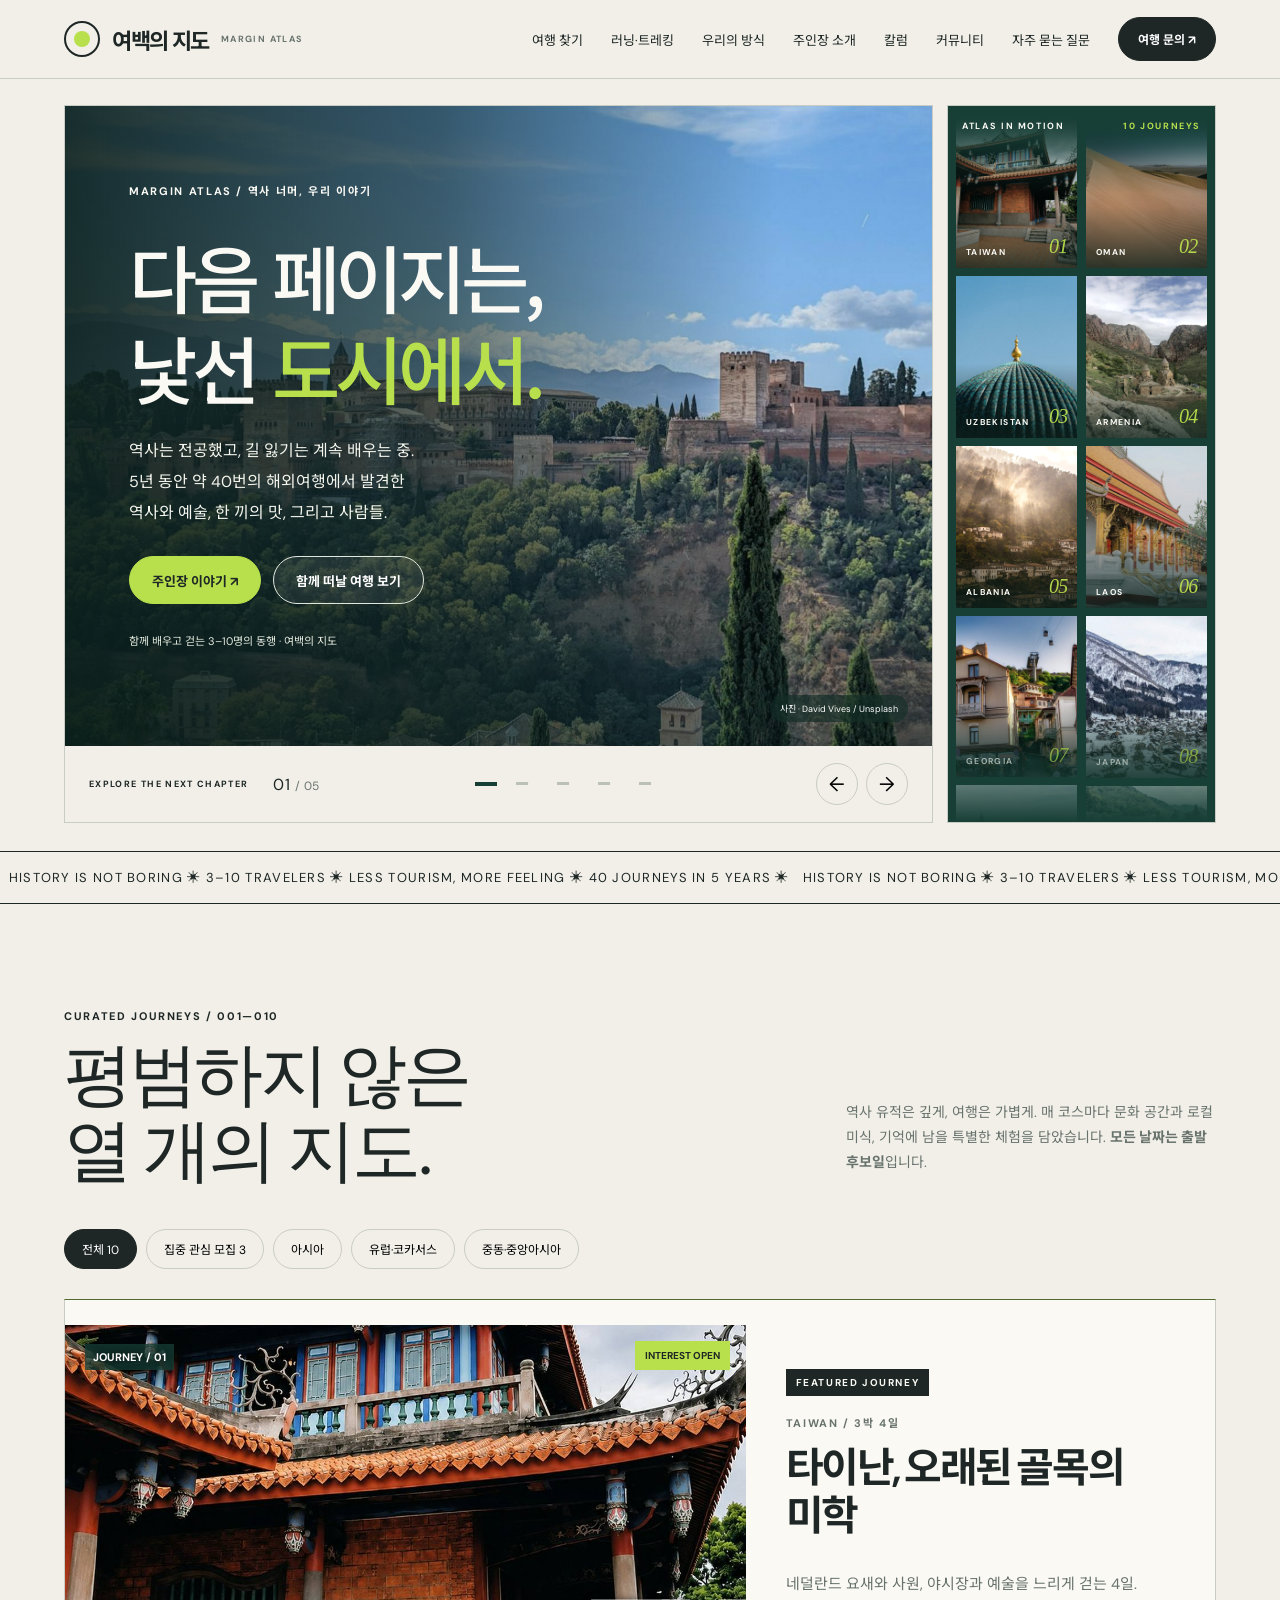
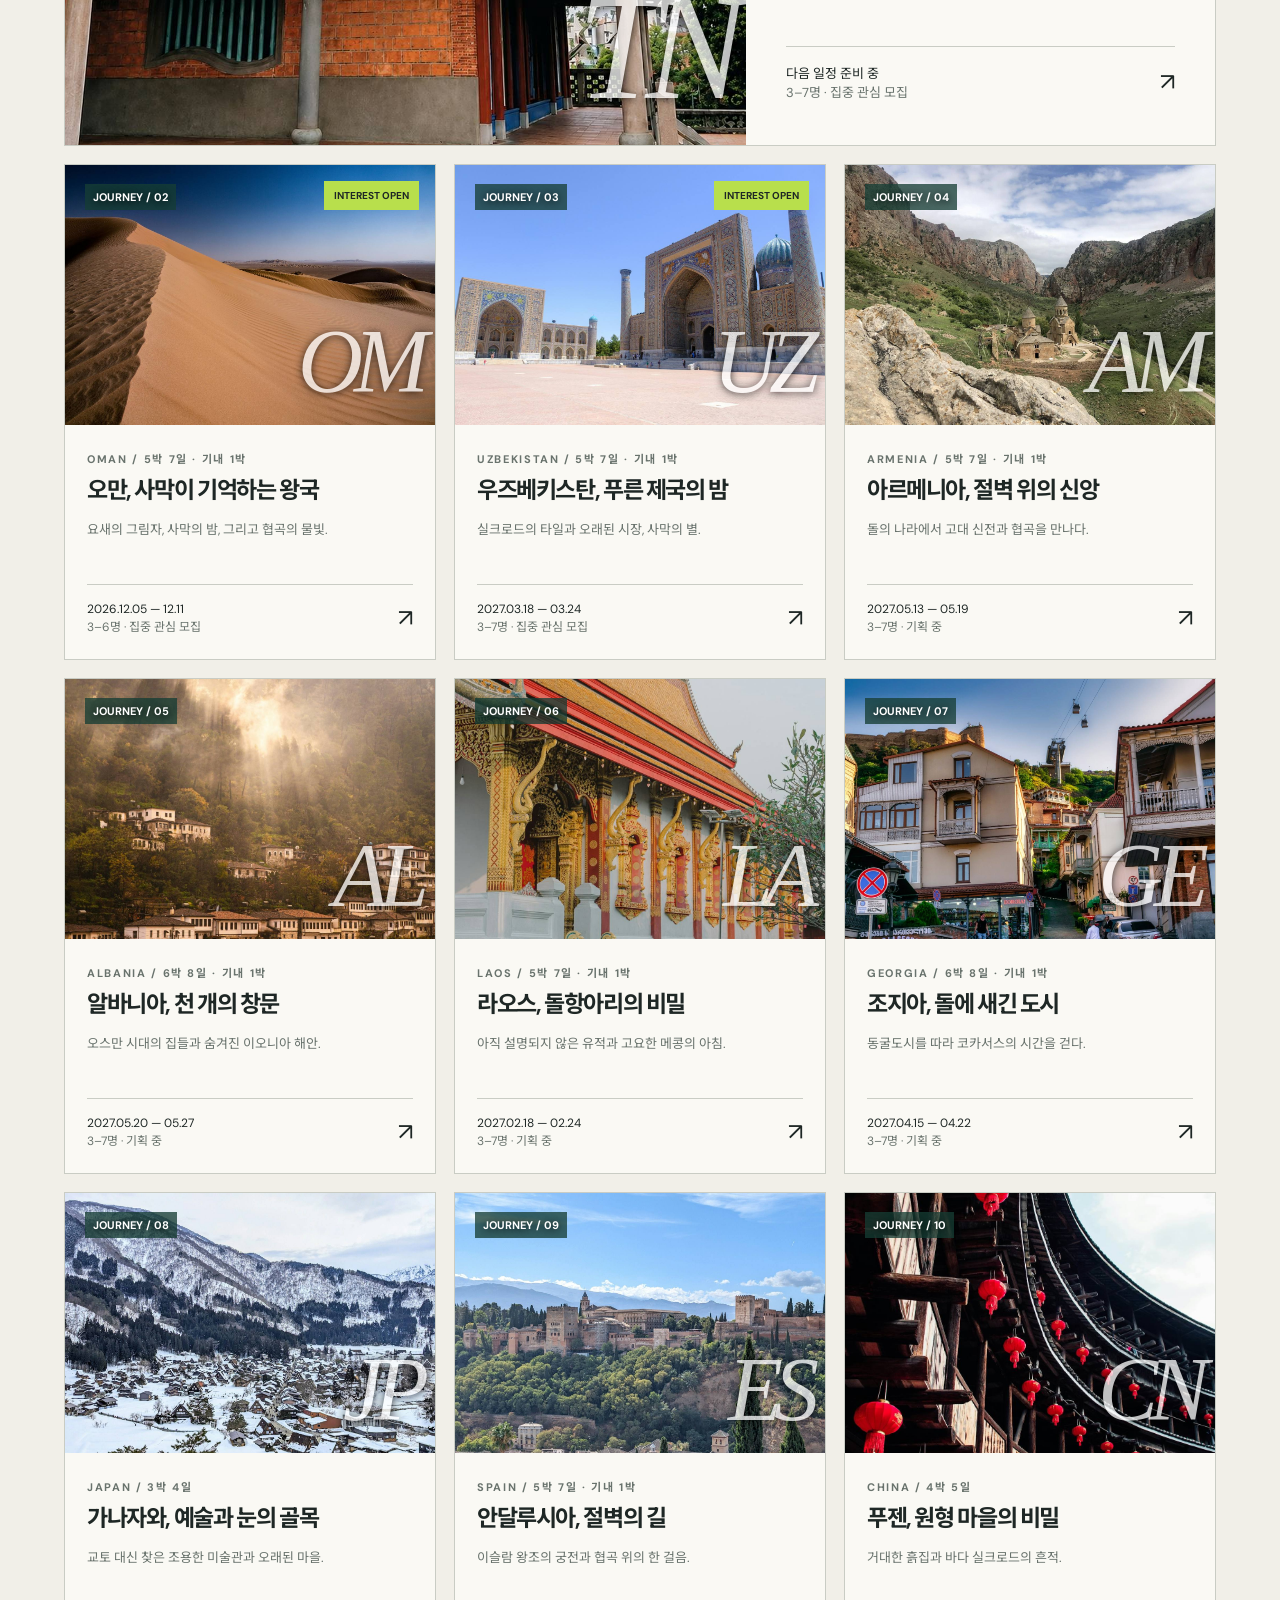
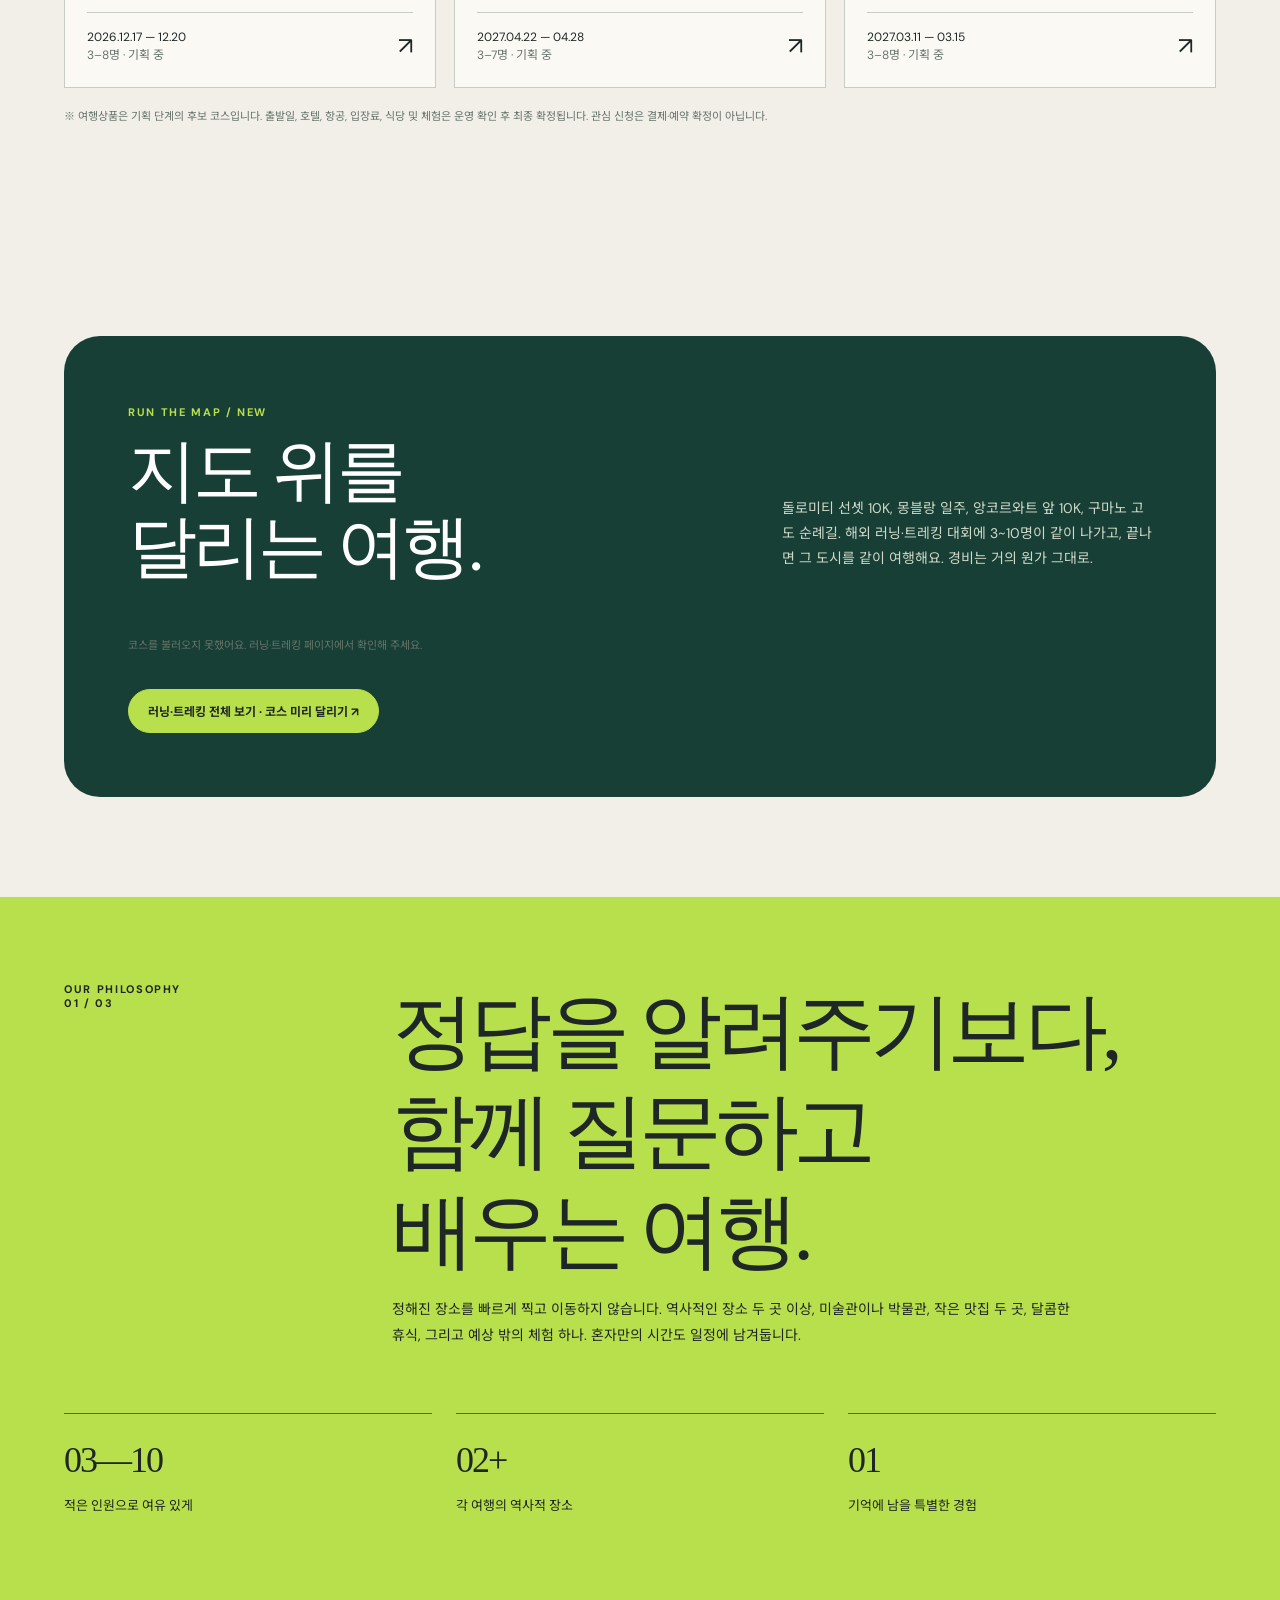
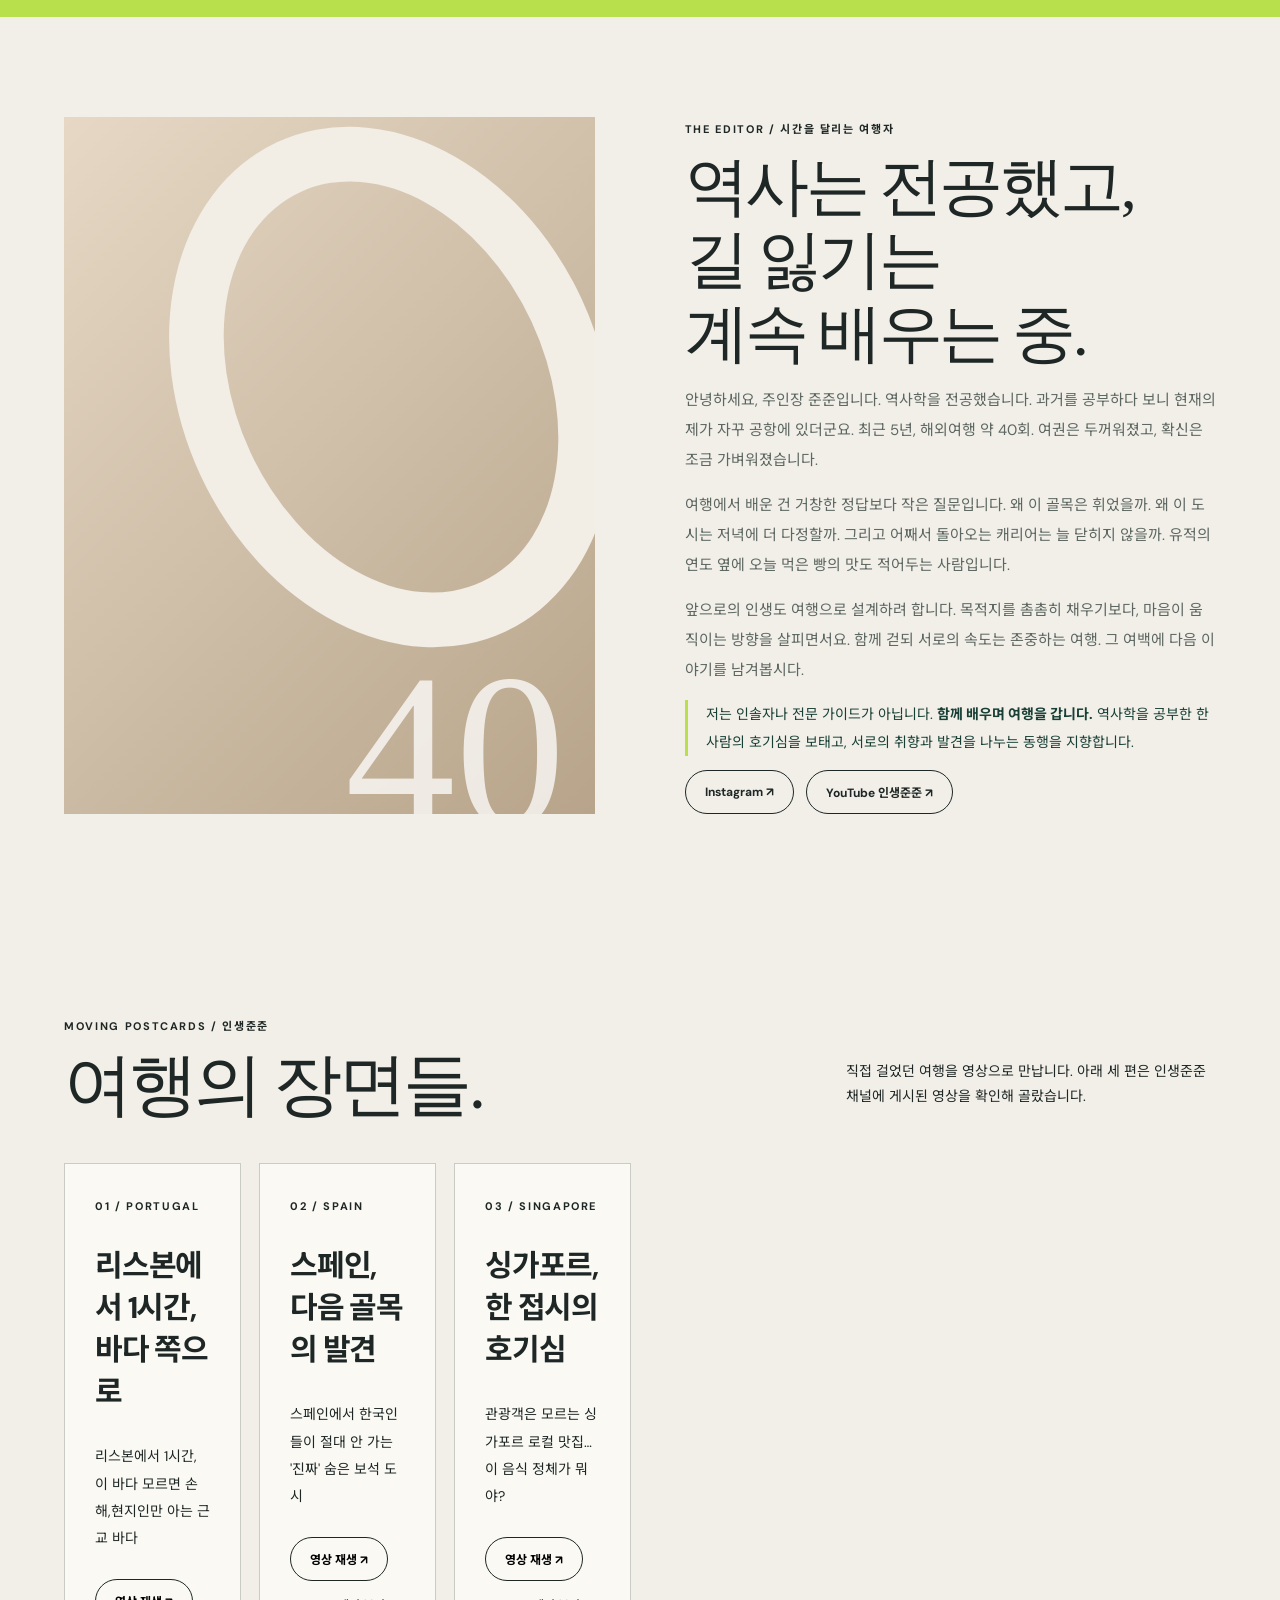
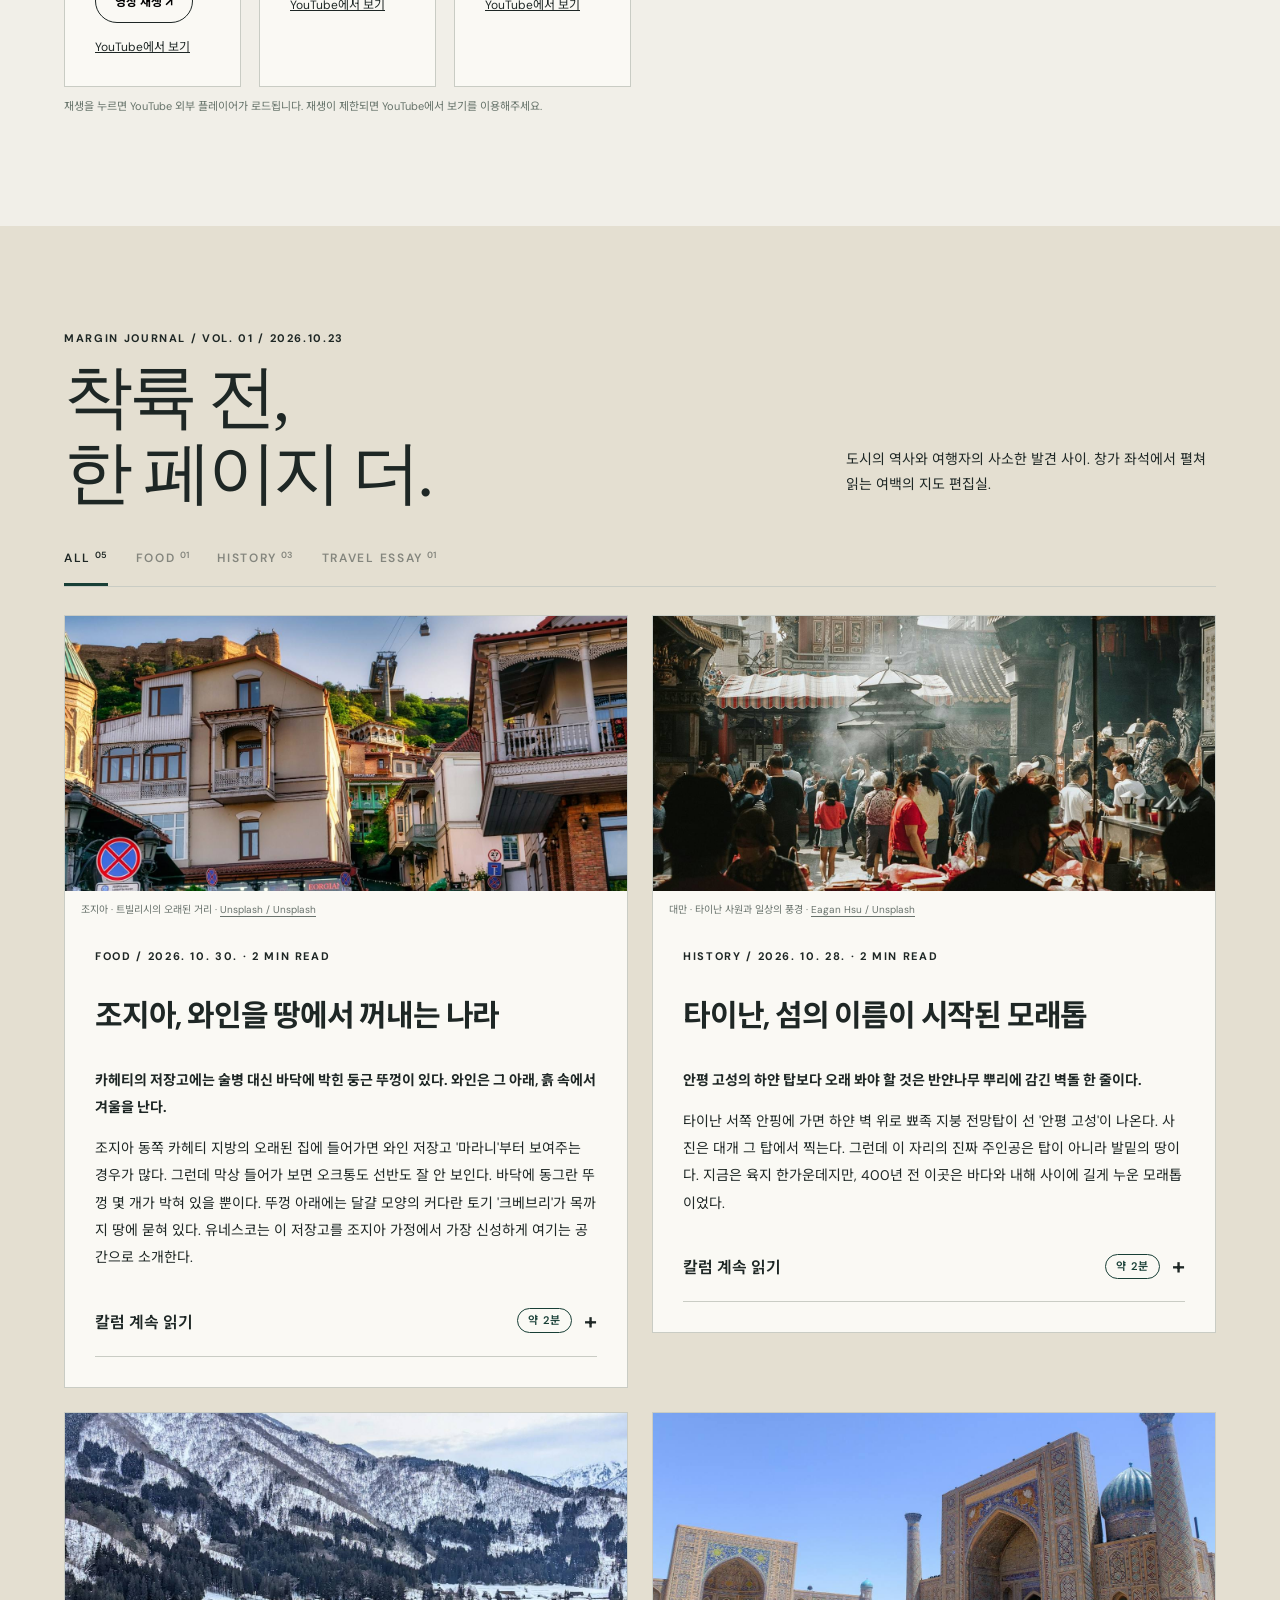
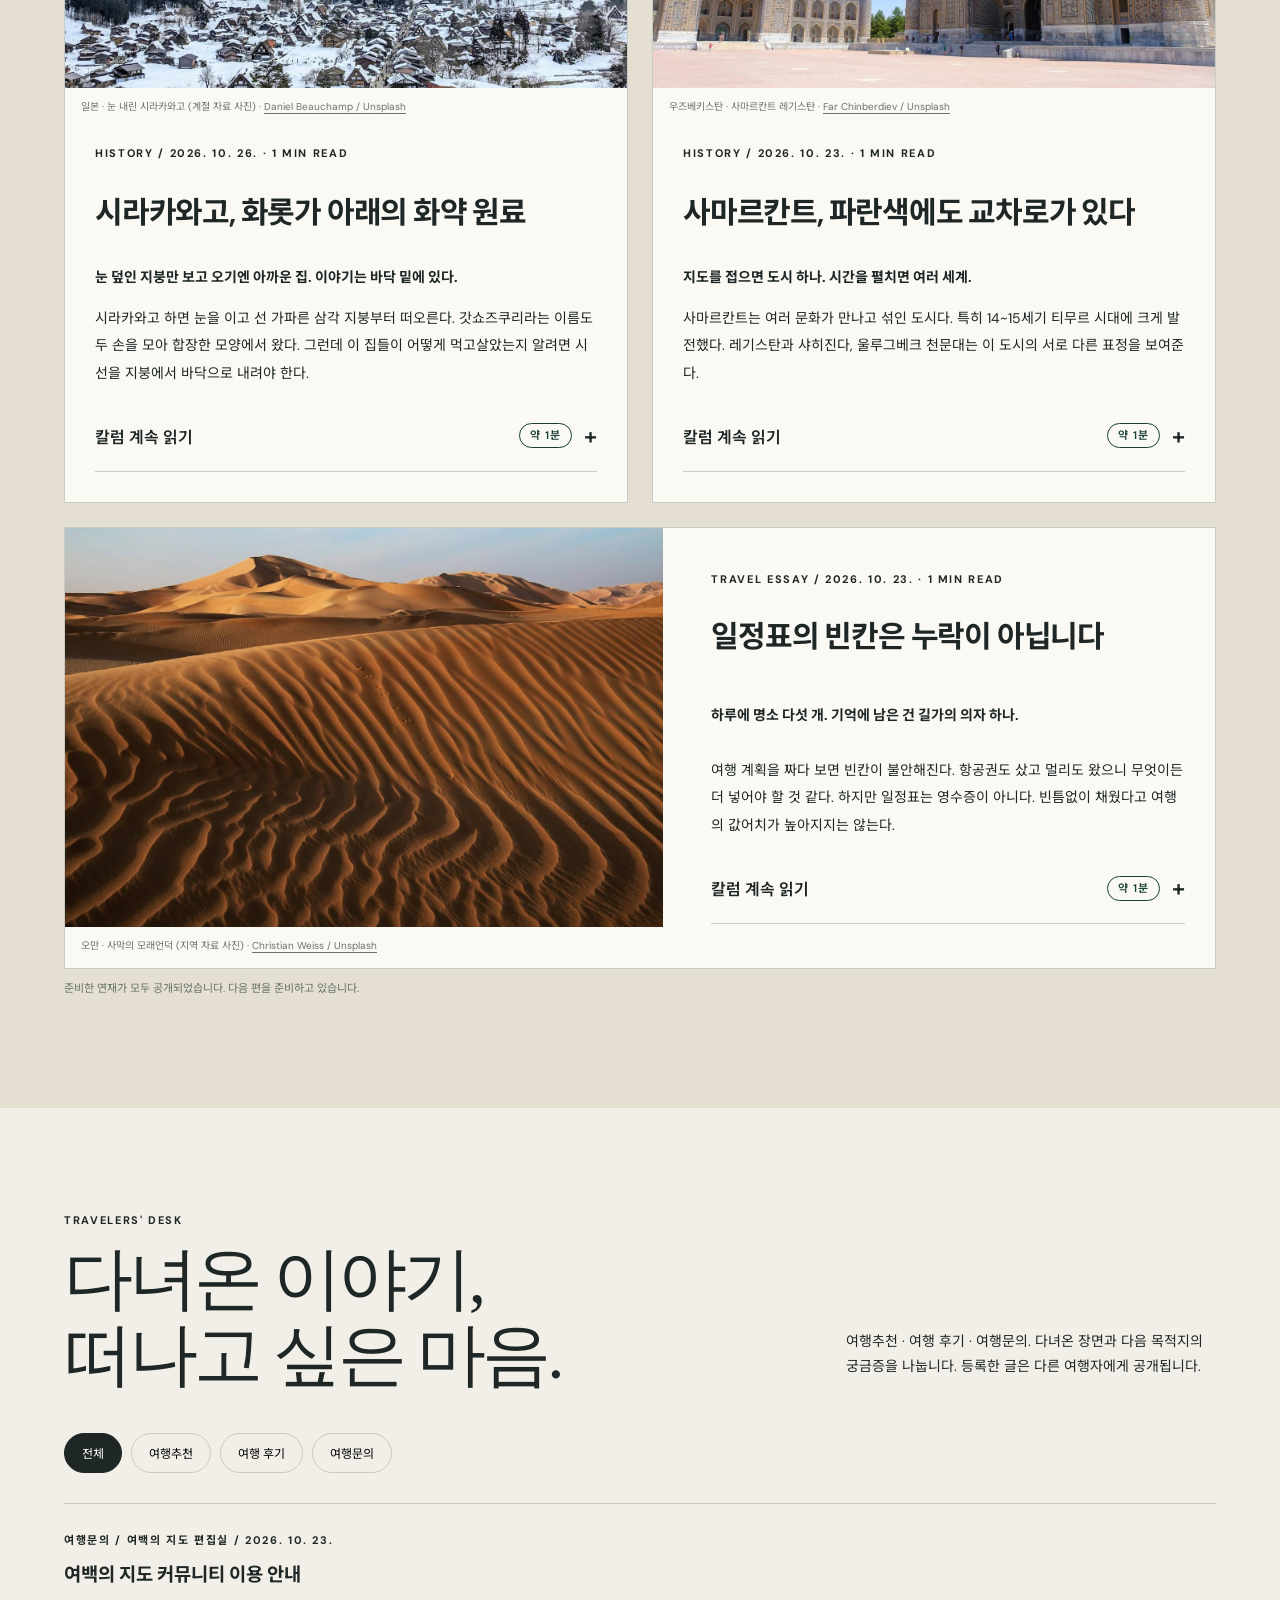
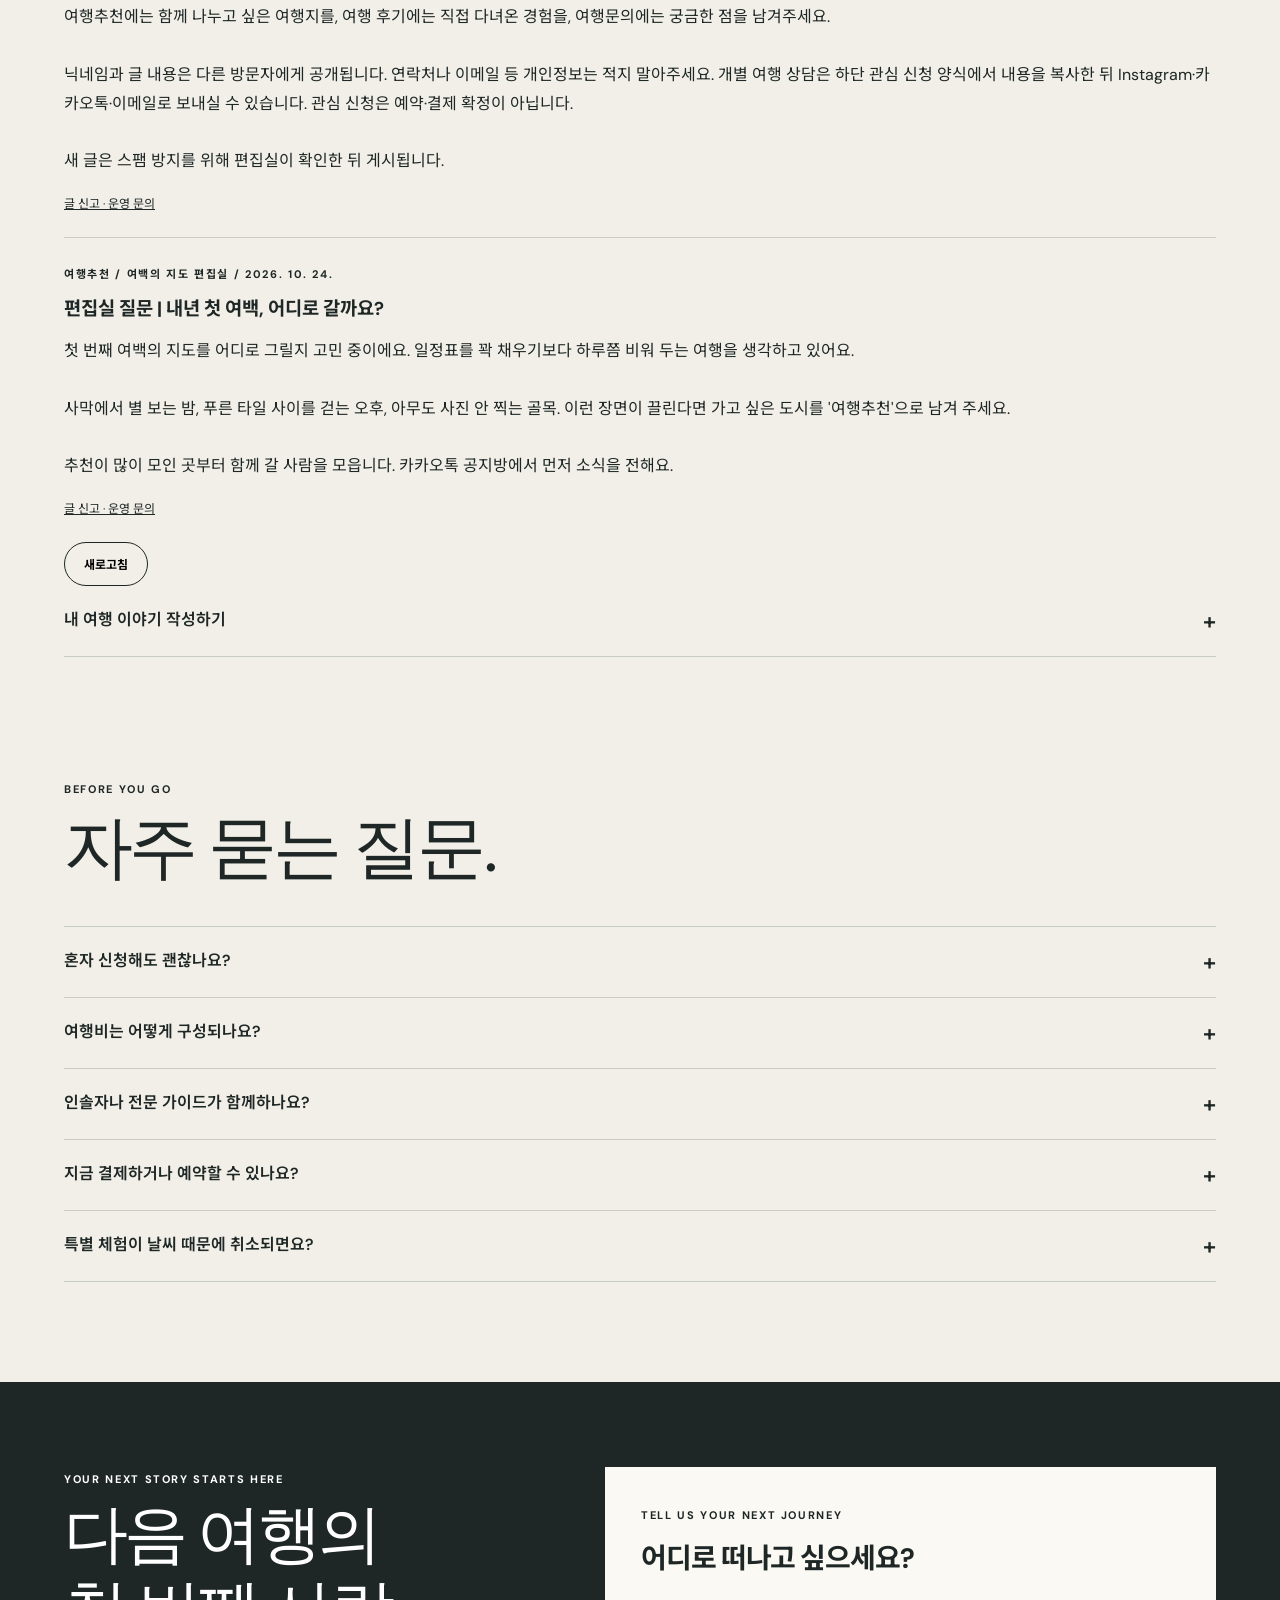
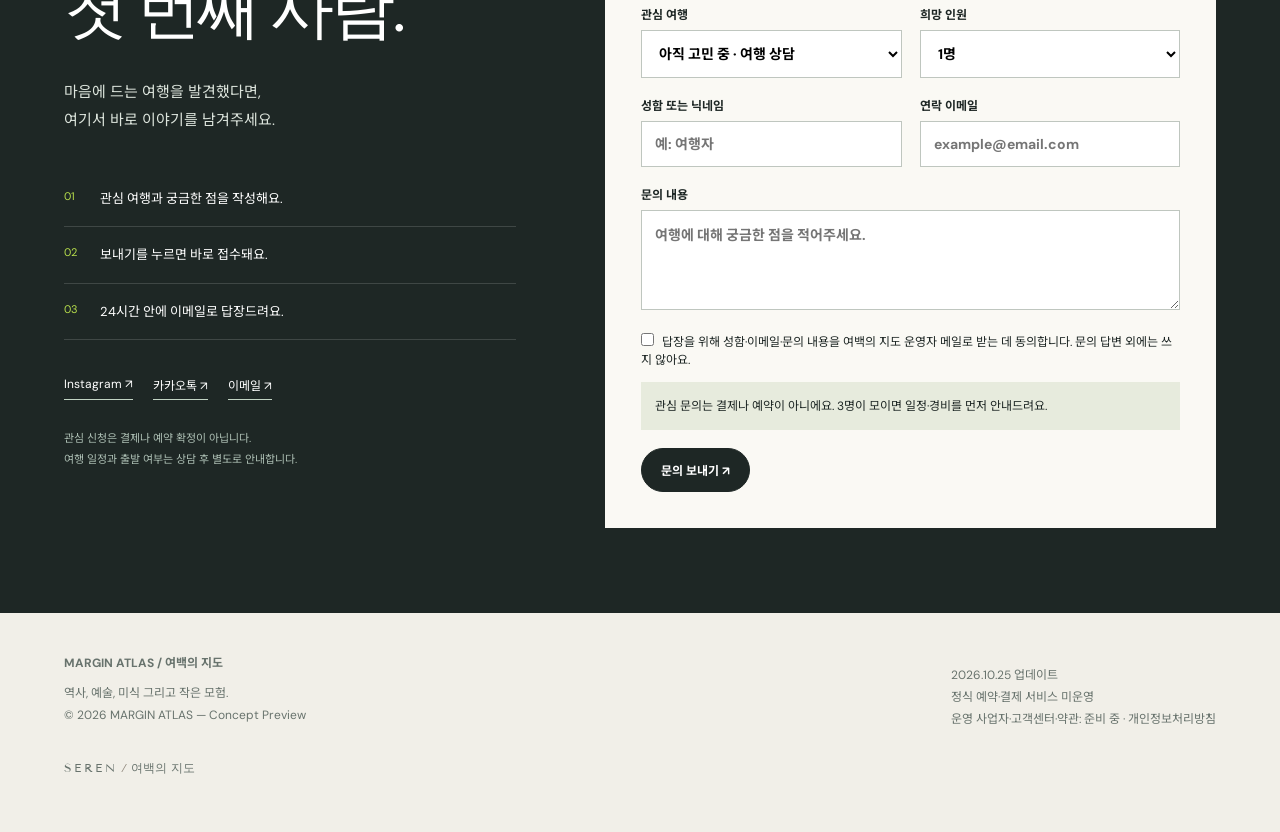
<file: index.html>
<!doctype html>
<html lang="ko">
<head>
<meta charset="utf-8"/>
<script>(function(){var h=location.hostname;if(h!=="probe2928-crypto.github.io")return;try{if(sessionStorage.getItem("q_play")==="1")return}catch(e){}var p=new URLSearchParams(location.search);if(p.get("src")==="twa"||document.referrer.indexOf("android-app://")===0)return;var s=document.createElement("script");s.async=true;s.src="https://www.googletagmanager.com/gtag/js?id=G-8YQ1BGBDR7";document.head.appendChild(s);window.dataLayer=window.dataLayer||[];window.gtag=function(){dataLayer.push(arguments)};var D={ad_storage:"denied",ad_user_data:"denied",ad_personalization:"denied"};gtag("consent","default",Object.assign({analytics_storage:"denied",region:["AT","BE","BG","HR","CY","CZ","DK","EE","FI","FR","DE","GR","HU","IS","IE","IT","LV","LI","LT","LU","MT","NL","NO","PL","PT","RO","SK","SI","ES","SE","GB","CH"]},D));gtag("consent","default",Object.assign({analytics_storage:"granted"},D));gtag("js",new Date());gtag("config","G-8YQ1BGBDR7",{allow_google_signals:false,allow_ad_personalization_signals:false})})();</script>
<script>/* 방문 집계 (화면 표시 없음) */(function(){try{var S="yb",N="lifejunjun-stats",A="https://abacus.jasoncameron.dev/hit/"+N+"/",d=new Date(Date.now()+324e5).toISOString().slice(0,10).replace(/-/g,"");function h(k){try{fetch(A+S+"_"+k,{keepalive:true}).catch(function(){})}catch(e){}}var q=location.search,r=document.referrer||"",u=navigator.userAgent||"",sns=/fbclid=|utm_source=(facebook|instagram|ig|meta|fb)/i.test(q)||/instagram\.com|facebook\.com/i.test(r)||/Instagram|FBAN|FBAV/.test(u),seen=null;try{seen=localStorage.getItem("_v"+S)}catch(e){}h("pv_"+d);if(seen!==d){h("uv_"+d);if(sns)h("sns_"+d);try{localStorage.setItem("_v"+S,d)}catch(e){}}var F=window.fetch;window.fetch=function(x){var p=F.apply(this,arguments);try{if(String(x&&x.url||x).indexOf("formsubmit.co")>-1)p.then(function(res){res.clone().json().then(function(j){if(j&&(j.success===true||j.success==="true"))h("apply_"+d)}).catch(function(){})}).catch(function(){})}catch(e){}return p}}catch(e){}})();</script><script>/* 유입 태그 저장(?r=릴스ID) — 여행별 신청 페이지와 공유 */(function(){try{var q=new URLSearchParams(location.search),c=function(x){return String(x||"").toLowerCase().replace(/[^a-z0-9_-]+/g,"-").replace(/^-+|-+$/g,"").slice(0,40)},t=c(q.get("r")||q.get("utm_content")||q.get("utm_campaign"));if(t){var s=c((q.get("utm_source")||"ig")+"-"+t);localStorage.setItem("_ybsrc",s);if(!localStorage.getItem("_ybsrc0"))localStorage.setItem("_ybsrc0",s)}}catch(e){}})();</script>
<meta name="viewport" content="width=device-width, initial-scale=1"/>
<meta name="theme-color" content="#eae7df"/>
<title>MARGIN ATLAS — 여백의 지도 | 함께 떠나는 작은 여행</title>
<meta name="description" content="역사와 예술, 낯선 도시의 맛과 특별한 순간. 3~10명이 함께 떠나는 작은 여행, 여백의 지도."/>
<link rel="stylesheet" href="https://fonts.googleapis.com/css2?family=Tenor+Sans&display=swap">
<style>
@import url('https://fonts.googleapis.com/css2?family=DM+Sans:wght@400;500;600;700&family=Noto+Sans+KR:wght@300;400;500;600;700&display=swap');
:root{--ink:#1e2725;--paper:#f1efe8;--white:#faf9f4;--line:#c9ccc4;--muted:#69736d;--accent:#b8df4c;--deep:#183f36;--orange:#eb7853}
*{box-sizing:border-box}html{scroll-behavior:smooth}body{margin:0;color:var(--ink);background:var(--paper);font-family:'DM Sans','Noto Sans KR',sans-serif}button,input,select,textarea{font:inherit}button,a{outline-offset:4px}a{color:inherit;text-decoration:none}.wrap{max-width:1440px;margin:auto;padding:0 5vw}.serif{font-family:Georgia,'Times New Roman',serif;letter-spacing:-.055em}.micro{font-size:11px;letter-spacing:.15em;font-weight:700;text-transform:uppercase}.subtle{color:var(--muted)}
nav{position:sticky;top:0;z-index:20;background:rgba(241,239,232,.96);backdrop-filter:blur(15px);border-bottom:1px solid var(--line)}nav .inner{height:78px;display:flex;align-items:center;justify-content:space-between;gap:24px}.brand{display:flex;align-items:center;gap:12px;font-weight:700;font-size:22px;letter-spacing:-.06em}.brand-symbol{width:36px;height:36px;border:2px solid var(--ink);border-radius:50%;position:relative;display:inline-block}.brand-symbol:after{content:'';position:absolute;inset:8px;border-radius:50%;background:var(--accent)}.navlinks{display:flex;align-items:center;gap:28px;font-size:13px}.navlinks a:hover{text-decoration:underline}.pill{display:inline-flex;align-items:center;justify-content:center;gap:8px;padding:12px 19px;border:1px solid var(--ink);border-radius:50px;background:transparent;cursor:pointer;transition:.2s;font-size:12px;font-weight:700}.pill:hover{background:var(--ink);color:white}.pill.dark{background:var(--ink);color:white}.pill.dark:hover{background:var(--accent);color:var(--ink)}
.hero{padding:56px 0 32px}.hero-grid{display:grid;grid-template-columns:1.1fr .9fr;gap:26px;min-height:650px}.hero-left{background:var(--deep);color:var(--white);padding:50px 4vw;display:flex;flex-direction:column;justify-content:space-between;position:relative;overflow:hidden}.hero-left:before{content:'';width:550px;height:550px;position:absolute;right:-240px;top:-200px;border:1px solid rgba(255,255,255,.25);border-radius:50%;box-shadow:0 0 0 80px rgba(255,255,255,.025),0 0 0 160px rgba(255,255,255,.025)}.hero h1{font-size:clamp(55px,7.1vw,116px);line-height:1.02;letter-spacing:-.09em;font-weight:500;margin:34px 0 22px;position:relative}.hero h1 em{color:var(--accent);font-weight:400}.hero .desc{max-width:520px;font-size:16px;line-height:1.9;color:#d8e1db}.hero-cta{display:flex;align-items:center;justify-content:space-between;gap:12px;position:relative}.hero-right{display:flex;flex-direction:column;gap:26px}.hero-art{flex:1;min-height:460px;position:relative;overflow:hidden;background:linear-gradient(140deg,#d5ba96,#ab7c63 52%,#5c6355)}.hero-art:before{content:'';position:absolute;left:22%;top:10%;width:64%;height:85%;border-radius:45% 45% 2% 2%;background:linear-gradient(125deg,#a8836e 0%,#f1d1a2 49%,#bb6c51 100%);box-shadow:-30px 15px 0 rgba(35,47,38,.25)}.hero-art:after{content:'';position:absolute;left:36%;bottom:-8%;width:26%;height:85%;border-radius:90px 90px 0 0;background:linear-gradient(90deg,#332f29,#7b5347);box-shadow:100px 10px 0 15px rgba(62,51,43,.9)}.art-text{position:absolute;z-index:2;bottom:30px;left:30px;color:#fff;font-family:Georgia,serif;font-size:30px;line-height:1.05;mix-blend-mode:screen}.hero-side-bottom{display:flex;justify-content:space-between;align-items:center;padding:14px 3px;border-bottom:1px solid var(--ink)}.ticker{border-block:1px solid var(--ink);padding:17px 0;overflow:hidden;white-space:nowrap;font-size:13px;letter-spacing:.1em}.ticker-track{display:inline-block;animation:move 28s linear infinite}@keyframes move{to{transform:translateX(-50%)}}
.section{padding:100px 0}.section-head{display:flex;justify-content:space-between;align-items:end;gap:20px;margin-bottom:40px}.section h2{font-size:clamp(42px,5.4vw,78px);font-weight:500;line-height:1.1;margin:12px 0 0}.section-head p{max-width:370px;line-height:1.8;font-size:14px}.filters{display:flex;gap:9px;flex-wrap:wrap;margin:0 0 30px}.filter{border:1px solid var(--line);background:transparent;border-radius:50px;padding:10px 17px;cursor:pointer;font-size:12px}.filter.active{background:var(--ink);color:white;border-color:var(--ink)}.cards{display:grid;grid-template-columns:repeat(3,minmax(0,1fr));gap:18px}.card{border:1px solid var(--line);background:var(--white);min-width:0;transition:transform .25s,box-shadow .25s;cursor:pointer}.card:hover{transform:translateY(-5px);box-shadow:0 20px 40px rgba(18,29,25,.11)}.visual{height:260px;position:relative;overflow:hidden;background:var(--bg)}.visual:before{content:'';position:absolute;width:70%;height:150%;border-radius:48%;border:3px solid var(--shape);transform:rotate(-23deg);top:-30%;left:30%;box-shadow:-40px 50px 0 -20px var(--shape),-100px -60px 0 -40px rgba(255,255,255,.32)}.visual:after{content:'';position:absolute;width:150px;height:150px;background:var(--shape);opacity:.55;left:-25px;bottom:-70px;transform:rotate(45deg)}.visual .num{position:absolute;top:19px;left:20px;color:#fff;font-size:11px;font-weight:700;z-index:1}.visual .code{position:absolute;bottom:12px;right:15px;color:#fff;font:italic 90px Georgia,serif;opacity:.75;letter-spacing:-.1em;z-index:1}.badge{position:absolute;top:16px;right:16px;z-index:2;background:var(--accent);padding:8px 10px;font-size:10px;font-weight:700}.card-body{padding:22px 22px 24px}.card h3{font-size:23px;line-height:1.3;letter-spacing:-.06em;margin:8px 0}.card .one{color:var(--muted);font-size:13px;line-height:1.7;min-height:45px}.card-foot{display:flex;justify-content:space-between;align-items:center;border-top:1px solid var(--line);margin-top:20px;padding-top:16px;font-size:12px}.arrow{font-size:24px;line-height:1}.empty{padding:60px;text-align:center;color:var(--muted)}
.statement{background:var(--accent);padding:85px 0}.statement-grid{display:grid;grid-template-columns:.35fr 1fr;gap:40px}.statement h2{font-size:clamp(44px,6.5vw,96px);font-weight:500;line-height:1.2;letter-spacing:-.07em;margin:0}.statement p{font-size:14px;line-height:1.9;max-width:680px}.features{display:grid;grid-template-columns:repeat(3,1fr);gap:24px;margin-top:50px}.feature{padding-top:25px;border-top:1px solid #536a30}.feature strong{font-size:36px;font-weight:500}.feature p{font-size:13px}
.about{display:grid;grid-template-columns:1fr 1fr;gap:7vw}.about h2{font-size:clamp(42px,5vw,76px);line-height:1.15;font-weight:500}.about p{line-height:2;font-size:15px;color:#5d6761}.about-art{background:linear-gradient(135deg,#e6d8c5,#b7a48a);min-height:470px;position:relative;overflow:hidden}.about-art:before{content:'';position:absolute;width:310px;height:430px;border:55px solid #f2eee5;border-radius:50%;transform:rotate(-25deg);left:22%;top:0}.about-art:after{content:'40';position:absolute;bottom:-65px;right:30px;font:220px Georgia,serif;color:rgba(255,255,255,.75)}
.faq{border-top:1px solid var(--line)}details{border-bottom:1px solid var(--line);padding:20px 0}summary{font-size:16px;font-weight:600;cursor:pointer;list-style:none;display:flex;justify-content:space-between;gap:12px}summary:after{content:'+';font-size:23px}details[open] summary:after{content:'−'}details p{color:var(--muted);line-height:1.9;font-size:14px;max-width:850px}.contact{background:var(--ink);color:white;padding:85px 0}.contact h2{font-size:clamp(45px,6vw,88px);font-weight:500;margin:10px 0 30px}.contact .pill{border-color:white;color:white}.contact .pill:hover{background:white;color:var(--ink)}footer{padding:40px 0 55px;font-size:12px;color:#68736d}footer .foot-grid{display:flex;justify-content:space-between;gap:30px;flex-wrap:wrap}footer p{line-height:1.8}
.overlay{position:fixed;inset:0;background:rgba(13,24,20,.65);z-index:40;display:none;align-items:center;justify-content:center;padding:20px}.overlay.open{display:flex}.modal{background:var(--white);width:min(850px,100%);max-height:92vh;overflow:auto;position:relative;box-shadow:0 30px 90px #0005}.modal-top{background:var(--deep);color:white;padding:38px 44px 32px}.share-trip{position:absolute;right:66px;top:20px;height:36px;display:inline-flex;align-items:center;gap:7px;padding:0 15px;border:1px solid rgba(255,255,255,.5);border-radius:999px;background:transparent;color:#fff;font:600 11px/1 "DM Sans","Noto Sans KR",sans-serif;letter-spacing:.06em;cursor:pointer;transition:background .25s,color .25s,border-color .25s}.share-trip:hover,.share-trip:focus-visible{background:#fff;color:var(--deep);border-color:#fff}.share-trip.done{background:#b8df4c;color:#183f36;border-color:#b8df4c}.share-trip.done svg{display:none}@media (prefers-reduced-motion:reduce){.share-trip{transition:none}}.modal-top h2{font-size:42px;line-height:1.15;margin:12px 0 10px;font-weight:500;word-break:keep-all;text-wrap:balance}.close{position:absolute;right:20px;top:20px;border:1px solid rgba(255,255,255,.5);border-radius:50%;width:36px;height:36px;background:transparent;color:white;font-size:21px;cursor:pointer}.modal-content{padding:30px 44px 45px}.modal-tabs{display:flex;gap:20px;border-bottom:1px solid var(--line);overflow:auto}.modal-tab{background:none;border:none;border-bottom:3px solid transparent;padding:12px 0;white-space:nowrap;cursor:pointer;font-size:13px}.modal-tab.active{border-color:var(--ink);font-weight:700}.modal-panel{padding:24px 0;min-height:210px}.modal-panel h4{font-size:14px;margin:0 0 10px}.modal-panel p,.modal-panel li{line-height:1.85;color:#52615b;font-size:13px}.modal-panel ul{padding-left:20px}.modal-panel li{margin:7px 0}.info-grid{display:grid;grid-template-columns:1fr 1fr;gap:15px}.info-box{background:#f0f0e9;padding:17px}.info-box small{color:#647169}.info-box b{display:block;margin:7px 0;font-size:15px}.modal-bottom{display:flex;justify-content:space-between;gap:15px;align-items:center;border-top:1px solid var(--line);padding-top:22px}.price-row{display:flex;justify-content:space-between;padding:11px 0;border-bottom:1px solid var(--line);font-size:13px}.price-row.total{font-size:20px;font-weight:700}.form-grid{display:grid;grid-template-columns:1fr 1fr;gap:15px}.form-grid label{font-size:12px;font-weight:700;display:block}.form-grid input,.form-grid select,.form-grid textarea{margin-top:7px;width:100%;padding:13px;border:1px solid #bfc6bf;border-radius:0;background:#fff;font-size:14px}.form-grid .full{grid-column:1/-1}.notice{padding:14px;background:#e7ebdd;font-size:12px;line-height:1.7;margin-top:14px}.form-success{padding:20px;background:#e8f0d7;display:none;line-height:1.8;font-size:13px}.muted-link{font-size:12px;text-decoration:underline}.tiny-note{font-size:11px;color:#66736a;line-height:1.6}
@media(max-width:1000px){.hero-grid{grid-template-columns:1fr;min-height:unset}.hero-left{min-height:530px}.hero-right{display:none}.cards{grid-template-columns:repeat(2,1fr)}.statement-grid{grid-template-columns:1fr}.about{grid-template-columns:1fr}.about-art{min-height:310px}}
@media(max-width:650px){.wrap{padding:0 20px}.navlinks a:not(.pill){display:none}nav .inner{height:65px}.brand{font-size:18px}.hero{padding-top:18px}.hero-left{min-height:580px;padding:34px 26px}.hero h1{font-size:62px}.hero .desc{font-size:14px}.section{padding:70px 0}.section-head{display:block}.section h2{font-size:46px}.cards{grid-template-columns:1fr}.visual{height:270px}.features{grid-template-columns:1fr}.statement{padding:65px 0}.statement h2{font-size:48px}.modal-top{padding:30px 22px}.modal-top h2{font-size:31px}.share-trip{width:36px;padding:0;justify-content:center}.share-trip span{position:absolute;width:1px;height:1px;overflow:hidden;clip:rect(0 0 0 0)}.share-trip.done{width:auto;padding:0 13px}.share-trip.done span{position:static;width:auto;height:auto;clip:auto}.modal-top .micro{display:block;padding-right:96px}.modal-content{padding:20px 22px}.info-grid,.form-grid{grid-template-columns:1fr}.form-grid .full{grid-column:auto}.modal-bottom{align-items:stretch;flex-direction:column}.about-art{min-height:270px}}
.social-row{display:flex;gap:12px;flex-wrap:wrap}.editor-card{background:var(--white);padding:30px;border:1px solid var(--line);min-width:0}.editor-card h3{font-size:30px;line-height:1.4;letter-spacing:-.04em}.editor-card p{font-size:14px;line-height:1.95}.editor-card .pill{margin:12px 8px 12px 0}.editor-card iframe{width:100%;aspect-ratio:16/9;border:0;margin-top:16px}.magazine{background:#e4dfd1}.journal-grid{display:grid;grid-template-columns:1fr 1fr;gap:24px}.standfirst{font-weight:700}.board-item{padding:24px 0;border-top:1px solid var(--line);overflow-wrap:anywhere}.board-item p{white-space:pre-wrap;line-height:1.8}.board-item h3{margin:10px 0}#inquiryCopy{width:100%;min-height:230px;padding:16px;background:var(--white);color:var(--ink);border:1px solid var(--line)}section[id]{scroll-margin-top:100px}@media(max-width:1000px){.navlinks{gap:12px}.brand .micro{display:none}}@media(max-width:650px){.journal-grid{grid-template-columns:1fr}.editor-card{padding:24px}.editor-card h3{font-size:26px}}@media(prefers-reduced-motion:reduce){html{scroll-behavior:auto}.ticker-track{animation:none}}
.honeypot{position:absolute;left:-10000px;opacity:0;pointer-events:none}.board-item .pill{margin-left:16px}[hidden]{display:none!important}.pill:disabled{opacity:.55;cursor:wait}
.brand{white-space:nowrap;flex-shrink:0}.navlinks a{white-space:nowrap}@media(min-width:651px) and (max-width:1240px){.navlinks{gap:18px;font-size:12.5px}.navlinks a[href="#philosophy"],.navlinks a[href="#faq"]{display:none}}@media(min-width:651px) and (max-width:940px){.navlinks a[href="#about"],.navlinks a[href="#magazine"]{display:none}}@media(min-width:1001px){.cards{grid-template-columns:repeat(6,minmax(0,1fr))}.cards>.card{grid-column:span 2}.cards>.card.half{grid-column:span 3}}@media(min-width:651px){.cards>.card.feature,.cards>.card.wide{grid-column:1/-1;display:grid;grid-template-columns:minmax(0,1.45fr) minmax(0,1fr)}.card.feature .visual,.card.wide .visual{height:auto;min-height:420px}.card.feature .card-body,.card.wide .card-body{padding:44px 40px;display:flex;flex-direction:column;justify-content:center}.card.feature h3,.card.wide h3{font-size:clamp(30px,3.2vw,46px);line-height:1.18;margin:14px 0 16px}.card.feature .one,.card.wide .one{font-size:15px;min-height:0;max-width:400px}.card.feature .visual .code,.card.wide .visual .code{font-size:150px}.card.feature .card-foot,.card.wide .card-foot{font-size:13px;margin-top:34px}.card.feature .feature-kicker{display:inline-block;align-self:flex-start;background:var(--ink);color:var(--white);font-size:10px;font-weight:700;letter-spacing:.16em;padding:7px 10px;margin-bottom:18px}}.feature-kicker{display:none}@media(min-width:651px) and (max-width:1000px){.card.feature .visual,.card.wide .visual{min-height:340px}.card.feature .card-body,.card.wide .card-body{padding:32px 28px}}.destination-photo{transition:transform 1.1s cubic-bezier(.2,.7,.2,1)}.card:hover .destination-photo{transform:scale(1.045)}@media(prefers-reduced-motion:reduce){.card:hover .destination-photo{transform:none}}.card h3,.section h2,.statement h2,.about h2{word-break:keep-all}.menu-btn{display:none}@media(max-width:650px){.navlinks{display:none}.menu-btn{display:inline-flex;align-items:center;gap:10px;border:1px solid var(--ink);background:transparent;border-radius:99px;padding:9px 16px;font-size:13px;font-weight:600;color:var(--ink);cursor:pointer}.menu-btn i{display:block;width:16px;height:1.5px;background:currentColor;position:relative}.menu-btn i:before,.menu-btn i:after{content:"";position:absolute;left:0;width:100%;height:1.5px;background:currentColor}.menu-btn i:before{top:-5px}.menu-btn i:after{top:5px}}.menu-sheet{position:fixed;inset:0;z-index:60;background:var(--deep);color:var(--white);display:flex;flex-direction:column;padding:22px 24px 32px;opacity:0;visibility:hidden;transform:translateY(-12px);transition:opacity .35s,transform .45s cubic-bezier(.2,.7,.2,1),visibility 0s .45s}.menu-sheet.open{opacity:1;visibility:visible;transform:none;transition:opacity .35s,transform .45s cubic-bezier(.2,.7,.2,1)}.menu-sheet .top{display:flex;justify-content:space-between;align-items:center}.menu-sheet .top b{font-size:18px;letter-spacing:-.04em}.menu-sheet .x{background:none;border:1px solid #faf9f466;color:inherit;border-radius:99px;padding:9px 16px;font-size:13px;cursor:pointer}.menu-sheet ol{list-style:none;margin:auto 0;padding:0;counter-reset:m}.menu-sheet li{counter-increment:m;border-top:1px solid #faf9f429}.menu-sheet li:last-child{border-bottom:1px solid #faf9f429}.menu-sheet li a{display:flex;align-items:baseline;gap:16px;padding:15px 0;font-size:30px;letter-spacing:-.05em;font-weight:500}.menu-sheet li a:before{content:"0" counter(m);font-size:10px;letter-spacing:.16em;color:var(--accent);font-weight:700}.menu-sheet .cta{display:block;text-align:center;background:var(--accent);color:var(--ink);font-weight:700;padding:16px;border-radius:99px;font-size:15px}.menu-sheet .meta{margin-top:14px;font-size:11px;letter-spacing:.14em;opacity:.6;text-align:center}@media(prefers-reduced-motion:reduce){.menu-sheet,.menu-sheet.open{transition:none;transform:none}}.hero-stage{display:grid;grid-template-columns:minmax(0,1fr) clamp(220px,21vw,320px);gap:14px;align-items:stretch}.hero-stage>.carousel-shell{min-width:0}.hero-reel{position:relative;overflow:hidden;background:var(--deep);border:1px solid var(--line);min-height:0}.reel-head{position:absolute;z-index:3;top:0;left:0;right:0;display:flex;justify-content:space-between;padding:14px 14px 30px;font-size:9px;font-weight:700;letter-spacing:.18em;color:var(--white);background:linear-gradient(180deg,#183f36 20%,#183f3600)}.reel-head span:last-child{color:var(--accent)}.reel-cols{position:absolute;inset:0;display:grid;grid-template-columns:1fr 1fr;gap:8px;padding:0 8px;-webkit-mask-image:linear-gradient(180deg,transparent 0,#000 14%,#000 86%,transparent 100%);mask-image:linear-gradient(180deg,transparent 0,#000 14%,#000 86%,transparent 100%)}.reel-col{display:flex;flex-direction:column;will-change:transform;animation:reelUp 72s linear infinite}.reel-col.down{animation-name:reelDown;animation-duration:84s}@keyframes reelUp{from{transform:translate3d(0,0,0)}to{transform:translate3d(0,-50%,0)}}@keyframes reelDown{from{transform:translate3d(0,-50%,0)}to{transform:translate3d(0,0,0)}}.hero-reel:hover .reel-col,.hero-reel:focus-within .reel-col{animation-play-state:paused}.reel-tile{position:relative;display:block;width:100%;aspect-ratio:3/4;margin:0 0 8px;padding:0;border:0;overflow:hidden;background:#0f2a24;cursor:pointer;color:var(--white);text-align:left}.reel-tile img{position:absolute;inset:0;width:100%;height:100%;object-fit:cover;filter:saturate(.82) contrast(1.04);transform:scale(1.02);transition:transform 1.4s cubic-bezier(.2,.7,.2,1),filter .7s}.reel-tile:after{content:"";position:absolute;inset:0;background:linear-gradient(0deg,#0d221dcc,transparent 46%)}.reel-tile:hover img,.reel-tile:focus-visible img{transform:scale(1.09);filter:saturate(1.08) contrast(1.06)}.reel-tile .rc{position:absolute;z-index:1;left:10px;right:10px;bottom:10px;display:flex;justify-content:space-between;align-items:flex-end;gap:6px;font-size:8.5px;font-weight:700;letter-spacing:.16em}.reel-tile .rc b{font-weight:700}.reel-tile .rc i{font:italic 20px Georgia,serif;letter-spacing:-.04em;color:var(--accent);opacity:.95}.reel-tile:focus-visible{outline:2px solid var(--accent);outline-offset:-2px}@media(max-width:1000px){.hero-stage{grid-template-columns:1fr}.hero-reel{height:178px;border-top:0}.reel-head{display:none}.reel-cols{display:block;padding:10px 0;-webkit-mask-image:linear-gradient(90deg,transparent,#000 8%,#000 92%,transparent);mask-image:linear-gradient(90deg,transparent,#000 8%,#000 92%,transparent)}.reel-col{flex-direction:row;height:100%;width:max-content;animation-name:reelLeft;animation-duration:90s}.reel-col.down{display:none}.reel-tile{width:118px;height:100%;aspect-ratio:auto;margin:0 8px 0 0;flex:0 0 auto}}@keyframes reelLeft{from{transform:translate3d(0,0,0)}to{transform:translate3d(-50%,0,0)}}@media(max-width:650px){.hero-reel{height:150px}.reel-tile{width:100px}}@media(prefers-reduced-motion:reduce){.reel-col{animation:none}.reel-cols{overflow:auto}}.carousel .slide-content h1,.carousel .slide-content h2{word-break:keep-all}@media(min-width:1001px){.hero-stage .inquiry-slide .slide-content h2{font-size:clamp(38px,4vw,62px)}}.fit-box{margin-top:22px;background:var(--deep);color:var(--white);padding:20px 22px 18px}.fit-box small{display:block;font-size:10px;font-weight:700;letter-spacing:.16em;color:var(--accent);margin-bottom:10px}.fit-box ul{list-style:none;margin:0;padding:0;display:grid;gap:8px}.modal-panel .fit-box li,.fit-box li{color:var(--white);position:relative;padding-left:22px;font-size:14.5px;line-height:1.55;word-break:keep-all}.fit-box li:before{content:"";position:absolute;left:0;top:.62em;width:12px;height:1.5px;background:var(--accent)}.day-line{list-style:none;margin:14px 0 0;padding:0;position:relative}.day-line:before{content:"";position:absolute;left:17px;top:8px;bottom:8px;width:1px;background:var(--line)}.day-line li{position:relative;display:grid;grid-template-columns:36px minmax(0,1fr);gap:16px;padding:0 0 18px}.day-line li:last-child{padding-bottom:0}.dl-n{position:relative;z-index:1;display:grid;place-items:center;width:36px;height:36px;border-radius:50%;background:var(--paper);border:1px solid var(--ink);font-size:11px;font-weight:700;letter-spacing:.04em;font-variant-numeric:tabular-nums}.day-line li:first-child .dl-n{background:var(--accent);border-color:var(--accent)}.day-line b{display:block;font-size:15px;font-weight:600;line-height:1.4;padding-top:7px;word-break:keep-all}.day-line p{margin:4px 0 0;font-size:13.5px;line-height:1.6;color:var(--muted);word-break:keep-all}@media(prefers-reduced-motion:no-preference){.modal-panel .day-line li{animation:dlIn .5s cubic-bezier(.2,.7,.2,1) both}.modal-panel .day-line li:nth-child(2){animation-delay:.06s}.modal-panel .day-line li:nth-child(3){animation-delay:.12s}.modal-panel .day-line li:nth-child(4){animation-delay:.18s}.modal-panel .day-line li:nth-child(5){animation-delay:.24s}.modal-panel .day-line li:nth-child(6){animation-delay:.3s}}@keyframes dlIn{from{opacity:.001;transform:translateY(8px)}to{opacity:1;transform:none}}</style>
<link rel="stylesheet" href="home.css"><link rel="stylesheet" href="editorial.css">
<meta property="og:title" content="MARGIN ATLAS — 여백의 지도 | 함께 떠나는 작은 여행">
<meta property="og:description" content="역사와 예술, 낯선 도시의 맛과 특별한 순간. 3~10명이 함께 떠나는 작은 여행, 여백의 지도.">
<meta property="og:type" content="website">
<meta property="og:url" content="https://probe2928-crypto.github.io/yeobaek/">
<meta property="og:image" content="https://probe2928-crypto.github.io/yeobaek/og/yeobaek.jpg">
<meta property="og:image:width" content="1200">
<meta property="og:image:height" content="630">
<meta name="twitter:card" content="summary_large_image">
<script type="application/ld+json">{"@context": "https://schema.org", "@graph": [{"@type": "Organization", "@id": "https://probe2928-crypto.github.io/yeobaek/#org", "name": "여백의 지도 (MARGIN ATLAS)", "url": "https://probe2928-crypto.github.io/yeobaek/", "sameAs": ["https://www.instagram.com/lifejunjun/"]}, {"@type": "WebSite", "name": "여백의 지도", "url": "https://probe2928-crypto.github.io/yeobaek/", "inLanguage": "ko-KR"}, {"@type": "ItemList", "name": "여백의 지도 여행 10선", "itemListElement": [{"@type": "ListItem", "position": 1, "item": {"@type": "TouristTrip", "name": "타이난, 오래된 골목의 미학", "description": "타이난 · 안핑 · 3박 4일. 네덜란드 요새와 사원, 야시장과 예술을 느리게 걷는 4일.", "touristType": "3~10명 소규모 역사·예술·미식 여행", "provider": {"@id": "https://probe2928-crypto.github.io/yeobaek/#org"}}}, {"@type": "ListItem", "position": 2, "item": {"@type": "TouristTrip", "name": "오만, 사막이 기억하는 왕국", "description": "무스카트 · 니즈와 · 바흘라 · 5박 7일 · 기내 1박. 요새의 그림자, 사막의 밤, 그리고 협곡의 물빛.", "touristType": "3~10명 소규모 역사·예술·미식 여행", "provider": {"@id": "https://probe2928-crypto.github.io/yeobaek/#org"}}}, {"@type": "ListItem", "position": 3, "item": {"@type": "TouristTrip", "name": "우즈베키스탄, 푸른 제국의 밤", "description": "사마르칸트 · 부하라 · 5박 7일 · 기내 1박. 실크로드의 타일과 오래된 시장, 사막의 별.", "touristType": "3~10명 소규모 역사·예술·미식 여행", "provider": {"@id": "https://probe2928-crypto.github.io/yeobaek/#org"}}}, {"@type": "ListItem", "position": 4, "item": {"@type": "TouristTrip", "name": "아르메니아, 절벽 위의 신앙", "description": "예레반 · 가르니 · 타테브 · 5박 7일 · 기내 1박. 돌의 나라에서 고대 신전과 협곡을 만나다.", "touristType": "3~10명 소규모 역사·예술·미식 여행", "provider": {"@id": "https://probe2928-crypto.github.io/yeobaek/#org"}}}, {"@type": "ListItem", "position": 5, "item": {"@type": "TouristTrip", "name": "알바니아, 천 개의 창문", "description": "베라트 · 지로카스터 · 부트린트 · 6박 8일 · 기내 1박. 오스만 시대의 집들과 숨겨진 이오니아 해안.", "touristType": "3~10명 소규모 역사·예술·미식 여행", "provider": {"@id": "https://probe2928-crypto.github.io/yeobaek/#org"}}}, {"@type": "ListItem", "position": 6, "item": {"@type": "TouristTrip", "name": "라오스, 돌항아리의 비밀", "description": "루앙프라방 · 폰사완 · 5박 7일 · 기내 1박. 아직 설명되지 않은 유적과 고요한 메콩의 아침.", "touristType": "3~10명 소규모 역사·예술·미식 여행", "provider": {"@id": "https://probe2928-crypto.github.io/yeobaek/#org"}}}, {"@type": "ListItem", "position": 7, "item": {"@type": "TouristTrip", "name": "조지아, 돌에 새긴 도시", "description": "트빌리시 · 우플리스치헤 · 바르지아 · 6박 8일 · 기내 1박. 동굴도시를 따라 코카서스의 시간을 걷다.", "touristType": "3~10명 소규모 역사·예술·미식 여행", "provider": {"@id": "https://probe2928-crypto.github.io/yeobaek/#org"}}}, {"@type": "ListItem", "position": 8, "item": {"@type": "TouristTrip", "name": "가나자와, 예술과 눈의 골목", "description": "가나자와 · 다카야마 · 시라카와고 · 3박 4일. 교토 대신 찾은 조용한 미술관과 오래된 마을.", "touristType": "3~10명 소규모 역사·예술·미식 여행", "provider": {"@id": "https://probe2928-crypto.github.io/yeobaek/#org"}}}, {"@type": "ListItem", "position": 9, "item": {"@type": "TouristTrip", "name": "안달루시아, 절벽의 길", "description": "그라나다 · 론다 · 말라가 · 5박 7일 · 기내 1박. 이슬람 왕조의 궁전과 협곡 위의 한 걸음.", "touristType": "3~10명 소규모 역사·예술·미식 여행", "provider": {"@id": "https://probe2928-crypto.github.io/yeobaek/#org"}}}, {"@type": "ListItem", "position": 10, "item": {"@type": "TouristTrip", "name": "푸젠, 원형 마을의 비밀", "description": "샤먼 · 취안저우 · 토루 · 4박 5일. 거대한 흙집과 바다 실크로드의 흔적.", "touristType": "3~10명 소규모 역사·예술·미식 여행", "provider": {"@id": "https://probe2928-crypto.github.io/yeobaek/#org"}}}]}]}</script>
<link rel="canonical" href="https://probe2928-crypto.github.io/yeobaek/">
</head>
<body>
<nav><div class="wrap inner"><a class="brand" href="#top"><span class="brand-symbol"></span>여백의 지도 <span class="micro subtle" style="font-size:9px">MARGIN ATLAS</span></a><div class="navlinks"><a href="#journeys">여행 찾기</a><a href="run.html">러닝·트레킹</a><a href="#philosophy">우리의 방식</a><a href="#about">주인장 소개</a><a href="#magazine">칼럼</a><a href="#community">커뮤니티</a><a href="#faq">자주 묻는 질문</a><a class="pill dark" href="#contact">여행 문의 ↗</a></div><button class="menu-btn" type="button" aria-expanded="false" aria-controls="menuSheet"><i aria-hidden="true"></i>메뉴</button></div></nav><div class="menu-sheet" id="menuSheet" role="dialog" aria-modal="true" aria-label="메뉴"><div class="top"><b>여백의 지도</b><button class="x" type="button">닫기 ✕</button></div><ol><li><a href="#journeys">여행 찾기</a></li><li><a href="run.html">러닝·트레킹</a></li><li><a href="#philosophy">우리의 방식</a></li><li><a href="#about">주인장 소개</a></li><li><a href="#magazine">칼럼</a></li><li><a href="#community">커뮤니티</a></li><li><a href="#faq">자주 묻는 질문</a></li></ol><a class="cta" href="#contact">여행 문의하기 ↗</a><p class="meta">MARGIN ATLAS · 3–10 TRAVELERS</p></div>
<main id="top">
<section class="hero carousel" aria-roledescription="슬라이드 쇼" aria-label="여백의 지도 여행 이야기">
<div class="wrap hero-stage"><div class="carousel-shell"><div class="carousel-track" id="heroTrack" tabindex="0" aria-label="여행 슬라이드, 좌우 화살표로 이동">
<article class="hero-slide" role="group" aria-roledescription="슬라이드" aria-label="1 / 5, 여백의 지도 소개"><img class="slide-photo" src="images/granada.jpg" alt="스페인 그라나다, 언덕 위의 알함브라 궁전 전경" fetchpriority="high" width="1800" height="1200"><div class="slide-shade"></div><div class="slide-content"><span class="micro">MARGIN ATLAS / 역사 너머, 우리 이야기</span><h1>다음 페이지는,<br>낯선 <em>도시에서.</em></h1><p>역사는 전공했고, 길 잃기는 계속 배우는 중.<br>5년 동안 약 40번의 해외여행에서 발견한<br>역사와 예술, 한 끼의 맛, 그리고 사람들.</p><div class="slide-actions"><a class="pill lime" href="#about">주인장 이야기 ↗</a><a class="pill glass" href="#journeys">함께 떠날 여행 보기</a></div><span class="slide-footnote">함께 배우고 걷는 3–10명의 동행 · 여백의 지도</span></div><a class="photo-credit" href="https://unsplash.com/photos/g1JA_Xn9Wl8" target="_blank" rel="noopener noreferrer">사진 · David Vives / Unsplash</a></article>
<article class="hero-slide" role="group" aria-roledescription="슬라이드" aria-label="2 / 5, 대만 타이난"><img class="slide-photo" src="images/tainan.jpg" alt="대만 타이난의 전통 사원과 길가에 모인 사람들" loading="lazy" width="1800" height="1200"><div class="slide-shade"></div><div class="slide-content"><span class="micro">01 / TAIWAN · TAINAN</span><h2>오래된 골목에,<br>오늘의 <em>취향을.</em></h2><p>사원 앞에서 잠깐 멈추고, 골목 끝에서 한 끼.<br>타이난의 역사와 일상을 느리게 엮는 3박 4일.<br>유적도 보고, 맛있는 것도 놓치지 않는 여행.</p><div class="slide-actions"><button class="pill lime" type="button" data-journey="1">타이난 여행 자세히 ↗</button><button class="pill glass" type="button" data-inquire="1">이 여행 문의하기</button></div><span class="slide-footnote">다음 일정 준비 중 · 관심 신청</span></div><a class="photo-credit" href="https://unsplash.com/photos/a0AIBFxVrb4" target="_blank" rel="noopener noreferrer">사진 · Eagan Hsu / Unsplash</a></article>
<article class="hero-slide" role="group" aria-roledescription="슬라이드" aria-label="3 / 5, 오만"><img class="slide-photo" src="images/oman.jpg" alt="오만 루브알할리 사막의 금빛 모래언덕과 푸른 하늘" loading="lazy" width="1800" height="1200"><div class="slide-shade"></div><div class="slide-content"><span class="micro">02 / OMAN</span><h2>일정표보다 큰,<br>사막의 <em>여백.</em></h2><p>오래된 요새를 지나, 모래언덕 너머로.<br>오만에서 역사와 사막의 풍경을 만나는 5박 7일.<br>한 장의 사진보다 오래 남을 시간을 찾습니다.</p><div class="slide-actions"><button class="pill lime" type="button" data-journey="2">오만 여행 자세히 ↗</button><button class="pill glass" type="button" data-inquire="2">이 여행 문의하기</button></div><span class="slide-footnote">2026.12.05 — 12.11 · 출발 후보일 · 사진은 오만 사막 자료 사진</span></div><a class="photo-credit" href="https://unsplash.com/photos/nNJAHR41tFE" target="_blank" rel="noopener noreferrer">사진 · Tanja Cotoaga / Unsplash</a></article>
<article class="hero-slide" role="group" aria-roledescription="슬라이드" aria-label="4 / 5, 우즈베키스탄 사마르칸트"><img class="slide-photo" src="images/samarkand.jpg" alt="사마르칸트 레기스탄 광장의 푸른 돔과 역사 건축" loading="lazy" width="1800" height="1200"><div class="slide-shade"></div><div class="slide-content"><span class="micro">03 / UZBEKISTAN · SAMARKAND</span><h2>푸른 타일 사이,<br>시간을 <em>걷다.</em></h2><p>실크로드의 흔적과 오래된 시장.<br>도시의 이름을 외우는 대신 이야기를 만나는 여행.<br>사마르칸트에서 다음 페이지를 펼쳐보세요.</p><div class="slide-actions"><button class="pill lime" type="button" data-journey="3">우즈베키스탄 여행 자세히 ↗</button><a class="pill glass" href="#magazine">여행 칼럼 먼저 읽기</a></div><span class="slide-footnote">2027.03.18 — 03.24 · 출발 후보일</span></div><a class="photo-credit" href="https://unsplash.com/photos/IdXyXm9DaQ8" target="_blank" rel="noopener noreferrer">사진 · Far Chinberdiev / Unsplash</a></article>
<article class="hero-slide inquiry-slide" role="group" aria-roledescription="슬라이드" aria-label="5 / 5, 여행 문의 작성"><img class="slide-photo" src="images/georgia.jpg" alt="조지아 트빌리시, 발코니가 이어진 오래된 골목" loading="lazy" width="1800" height="1200"><div class="slide-shade"></div><div class="slide-content"><span class="micro">YOUR NEXT STORY / 여기서 시작해요</span><h2>떠나고 싶은 마음,<br>한 줄이면 <em>충분해요.</em></h2><p>관심 있는 여행과 궁금한 점을 적어주세요.<br>아래 문의 영역에서 내용을 확인하고<br>편한 채널로 직접 보낼 수 있습니다.</p></div><form class="hero-quick-form" id="heroQuickForm"><span class="micro">LET'S MAKE A LITTLE PLAN</span><h3>어디로 떠나고 싶으세요?</h3><label>성함 또는 닉네임<input id="quickName" maxlength="50" placeholder="어떻게 불러드릴까요?" autocomplete="nickname"></label><label>관심 여행<select id="quickTrip"><option value="">아직 고민 중이에요</option><option value="1">대만 · 타이난</option><option value="2">오만</option><option value="3">우즈베키스탄</option></select></label><label>궁금한 이야기<textarea id="quickMessage" rows="2" maxlength="3000" placeholder="혼자 참여해도 될까요? 일정이 궁금해요."></textarea></label><button class="pill dark" type="submit">문의 이어서 작성 ↗</button><p>입력한 내용은 아래 문의 칸에 이어집니다.</p></form><a class="photo-credit" href="https://unsplash.com/photos/VcbjEhgdR9A" target="_blank" rel="noopener noreferrer">사진 · Unsplash</a></article>
</div><div class="carousel-controls"><div class="carousel-caption"><span class="micro">EXPLORE THE NEXT CHAPTER</span><span id="heroCount">01 <span>/ 05</span></span></div><div class="carousel-dots" aria-label="슬라이드 선택"><button type="button" class="active" aria-label="1번 소개 슬라이드" aria-current="true" data-slide="0"></button><button type="button" aria-label="2번 타이난 슬라이드" data-slide="1"></button><button type="button" aria-label="3번 오만 슬라이드" data-slide="2"></button><button type="button" aria-label="4번 우즈베키스탄 슬라이드" data-slide="3"></button><button type="button" aria-label="5번 문의 슬라이드" data-slide="4"></button></div><div class="carousel-arrows"><button type="button" id="heroPrev" aria-label="이전 슬라이드">←</button><button type="button" id="heroNext" aria-label="다음 슬라이드">→</button></div></div><p class="sr-only" id="heroStatus" aria-live="polite"></p></div><aside class="hero-reel" id="heroReel" aria-label="여행지 사진 둘러보기"><div class="reel-head"><span>ATLAS IN MOTION</span><span>10 JOURNEYS</span></div><div class="reel-cols"></div></aside></div></section>
<div class="ticker"><div class="ticker-track"> &nbsp; HISTORY IS NOT BORING ✳ 3–10 TRAVELERS ✳ LESS TOURISM, MORE FEELING ✳ 40 JOURNEYS IN 5 YEARS ✳ &nbsp; HISTORY IS NOT BORING ✳ 3–10 TRAVELERS ✳ LESS TOURISM, MORE FEELING ✳ 40 JOURNEYS IN 5 YEARS ✳ &nbsp;</div></div>
<section class="section" id="journeys"><div class="wrap"><div class="section-head"><div><span class="micro">CURATED JOURNEYS / 001—010</span><h2 class="serif">평범하지 않은<br>열 개의 지도.</h2></div><p class="subtle">역사 유적은 깊게, 여행은 가볍게. 매 코스마다 문화 공간과 로컬 미식, 기억에 남을 특별한 체험을 담았습니다. <b>모든 날짜는 출발 후보일</b>입니다.</p></div><div class="filters"><button class="filter active" data-filter="all">전체 10</button><button class="filter" data-filter="focus">집중 관심 모집 3</button><button class="filter" data-filter="asia">아시아</button><button class="filter" data-filter="europe">유럽·코카서스</button><button class="filter" data-filter="other">중동·중앙아시아</button></div><div class="cards" id="cards"></div><p class="tiny-note" style="margin-top:20px">※ 여행상품은 기획 단계의 후보 코스입니다. 출발일, 호텔, 항공, 입장료, 식당 및 체험은 운영 확인 후 최종 확정됩니다. 관심 신청은 결제·예약 확정이 아닙니다.</p></div></section>
<section class="section runmap" id="run"><div class="wrap"><div class="runmap-band"><div class="section-head"><div><span class="micro" style="color:var(--accent)">RUN THE MAP / NEW</span><h2 class="serif">지도 위를<br>달리는 여행.</h2></div><p>돌로미티 선셋 10K, 몽블랑 일주, 앙코르와트 앞 10K, 구마노 고도 순례길. 해외 러닝·트레킹 대회에 3~10명이 같이 나가고, 끝나면 그 도시를 같이 여행해요. 경비는 거의 원가 그대로.</p></div><div class="runmap-grid" id="runmapCards"><p class="tiny-note">코스를 불러오는 중이에요.</p></div><div class="runmap-cta"><a class="pill lime" href="run.html">러닝·트레킹 전체 보기 · 코스 미리 달리기 ↗</a></div></div></div></section>
<section class="statement" id="philosophy"><div class="wrap"><div class="statement-grid"><div class="micro">OUR PHILOSOPHY<br>01 / 03</div><div><h2 class="serif">정답을 알려주기보다,<br>함께 질문하고<br>배우는 여행.</h2><p>정해진 장소를 빠르게 찍고 이동하지 않습니다. 역사적인 장소 두 곳 이상, 미술관이나 박물관, 작은 맛집 두 곳, 달콤한 휴식, 그리고 예상 밖의 체험 하나. 혼자만의 시간도 일정에 남겨둡니다.</p></div></div><div class="features"><div class="feature"><strong class="serif">03—10</strong><p>적은 인원으로 여유 있게</p></div><div class="feature"><strong class="serif">02+</strong><p>각 여행의 역사적 장소</p></div><div class="feature"><strong class="serif">01</strong><p>기억에 남을 특별한 경험</p></div></div></div></section>
<section class="section" id="about"><div class="wrap about"><div class="about-art" aria-hidden="true"></div><div><span class="micro">THE EDITOR / 시간을 달리는 여행자</span><h2 class="serif">역사는 전공했고,<br>길 잃기는<br>계속 배우는 중.</h2><p>안녕하세요, 주인장 준준입니다. 역사학을 전공했습니다. 과거를 공부하다 보니 현재의 제가 자꾸 공항에 있더군요. 최근 5년, 해외여행 약 40회. 여권은 두꺼워졌고, 확신은 조금 가벼워졌습니다.</p><p>여행에서 배운 건 거창한 정답보다 작은 질문입니다. 왜 이 골목은 휘었을까. 왜 이 도시는 저녁에 더 다정할까. 그리고 어째서 돌아오는 캐리어는 늘 닫히지 않을까. 유적의 연도 옆에 오늘 먹은 빵의 맛도 적어두는 사람입니다.</p><p>앞으로의 인생도 여행으로 설계하려 합니다. 목적지를 촘촘히 채우기보다, 마음이 움직이는 방향을 살피면서요. 함께 걷되 서로의 속도는 존중하는 여행. 그 여백에 다음 이야기를 남겨봅시다.</p><p class="tiny-note">저는 인솔자나 전문 가이드가 아닙니다. <b>함께 배우며 여행을 갑니다.</b> 역사학을 공부한 한 사람의 호기심을 보태고, 서로의 취향과 발견을 나누는 동행을 지향합니다.</p><div class="social-row"><a class="pill" href="https://www.instagram.com/lifejunjun/" target="_blank" rel="noopener noreferrer">Instagram ↗</a><a class="pill" href="https://www.youtube.com/@kaniwast" target="_blank" rel="noopener noreferrer">YouTube 인생준준 ↗</a></div></div></div></section>
<section class="section" id="highlights"><div class="wrap"><div class="section-head"><div><span class="micro">MOVING POSTCARDS / 인생준준</span><h2 class="serif">여행의 장면들.</h2></div><p>직접 걸었던 여행을 영상으로 만납니다. 아래 세 편은 인생준준 채널에 게시된 영상을 확인해 골랐습니다.</p></div><div class="cards">
<article class="editor-card"><span class="micro">01 / PORTUGAL</span><h3>리스본에서 1시간, 바다 쪽으로</h3><p>리스본에서 1시간, 이 바다 모르면 손해,현지인만 아는 근교 바다</p><button class="pill video-load" data-video="qfCI9Yo9_b0">영상 재생 ↗</button><a class="muted-link" href="https://www.youtube.com/watch?v=qfCI9Yo9_b0" target="_blank" rel="noopener noreferrer">YouTube에서 보기</a></article>
<article class="editor-card"><span class="micro">02 / SPAIN</span><h3>스페인, 다음 골목의 발견</h3><p>스페인에서 한국인들이 절대 안 가는 '진짜' 숨은 보석 도시</p><button class="pill video-load" data-video="ejwdZNgzQM8">영상 재생 ↗</button><a class="muted-link" href="https://www.youtube.com/watch?v=ejwdZNgzQM8" target="_blank" rel="noopener noreferrer">YouTube에서 보기</a></article>
<article class="editor-card"><span class="micro">03 / SINGAPORE</span><h3>싱가포르, 한 접시의 호기심</h3><p>관광객은 모르는 싱가포르 로컬 맛집… 이 음식 정체가 뭐야?</p><button class="pill video-load" data-video="CyTER-P0DFc">영상 재생 ↗</button><a class="muted-link" href="https://www.youtube.com/watch?v=CyTER-P0DFc" target="_blank" rel="noopener noreferrer">YouTube에서 보기</a></article></div><p class="tiny-note">재생을 누르면 YouTube 외부 플레이어가 로드됩니다. 재생이 제한되면 YouTube에서 보기를 이용해주세요.</p></div></section>
<section class="section magazine" id="magazine"><div class="wrap"><div class="section-head"><div><span class="micro">MARGIN JOURNAL / VOL. 01 / 2026.10.23</span><h2 class="serif">착륙 전,<br>한 페이지 더.</h2></div><p>도시의 역사와 여행자의 사소한 발견 사이. 창가 좌석에서 펼쳐 읽는 여백의 지도 편집실.</p></div><div class="jfilters" id="journalFilters" role="group" aria-label="칼럼 분류" hidden></div><div class="journal-grid" id="journalArticles"><article class="editor-card"><span class="micro">HISTORY / 5 MIN READ</span><h3>사마르칸트,<br>파란색에도 교차로가 있다</h3><p class="standfirst">지도를 접으면 도시 하나. 시간을 펼치면 여러 세계.</p><p>사마르칸트는 문화가 만나고 섞인 실크로드의 도시다. 특히 14~15세기 티무르 시대에 크게 발전했다. 레기스탄과 샤히진다, 울루그베크 천문대는 이 도시의 서로 다른 표정을 보여준다.</p><details><summary>칼럼 계속 읽기</summary><p>이름을 외우느라 풍경을 놓치지 말자. 건물 하나를 보고, 조금 물러서서 그 사이의 공간을 본다. 도시의 역사는 거대한 정면뿐 아니라 사람들이 오가던 빈자리에도 남는다.</p><p>이번 여행 노트의 질문은 간단하다. 이곳에는 어떤 사람들이 어떤 말을 들고 왔을까. 정답을 찾기보다 그 질문을 품고 걷는 동안, 유적은 시험 범위에서 산책의 상대가 된다.</p><p>편집실 메모: 레기스탄·샤히진다·천문대를 한 번에 정복하려 하기보다 주제별로 나누어 보자. 운영 시간과 입장 조건은 방문 전 공식 안내에서 확인한다.</p><a class="muted-link" href="https://whc.unesco.org/en/list/603/" target="_blank" rel="noopener noreferrer">역사 사실 참고: UNESCO 세계유산센터 ↗</a></details></article><article class="editor-card"><span class="micro">TRAVEL ESSAY / 4 MIN READ</span><h3>일정표의 빈칸은<br>누락이 아닙니다</h3><p class="standfirst">하루에 명소 다섯 개. 기억에 남은 건 길가의 의자 하나.</p><p>여행 계획을 짜다 보면 빈칸이 불안해진다. 항공권도 샀고 멀리도 왔으니 무엇이든 더 넣어야 할 것 같다. 하지만 일정표는 영수증이 아니다. 빈틈없이 채웠다고 여행의 값어치가 높아지지는 않는다.</p><details><summary>칼럼 계속 읽기</summary><p>한 장소에서 조금 더 머무르는 연습을 해보자. 사진을 찍은 뒤 휴대전화를 넣고, 안내판을 읽은 뒤 다시 건물을 본다. 첫인상 뒤에 두 번째 인상이 도착할 시간을 주는 것이다.</p><p>역사 유적 한 곳과 식사 한 끼 사이에 자유 시간을 남겨보면 어떨까. 계획 밖의 발견을 강요할 필요도 없다. 아무 일 없이 커피가 식어도 괜찮다. 쉬는 것도 낯선 도시에서만 가능한 방식의 경험이다.</p><p>다음 여행 노트: 오늘 가장 오래 바라본 장면을 한 줄로 적기. 명소 이름이 아니어도 좋다. 여행의 결산은 방문 개수가 아니라 기억의 문장으로 해보자.</p></details></article></div><p class="tiny-note" id="journalSchedule" role="status">매주 월·수·금 오전 9시, 새로운 여행 칼럼을 만납니다.</p></div></section>
<section class="section" id="community"><div class="wrap"><div class="section-head"><div><span class="micro">TRAVELERS' DESK</span><h2 class="serif">다녀온 이야기,<br>떠나고 싶은 마음.</h2></div><p>여행추천 · 여행 후기 · 여행문의. 다녀온 장면과 다음 목적지의 궁금증을 나눕니다. 등록한 글은 다른 여행자에게 공개됩니다.</p></div><div class="filters" id="boardFilters"><button class="filter active" data-category="전체">전체</button><button class="filter" data-category="여행추천">여행추천</button><button class="filter" data-category="여행 후기">여행 후기</button><button class="filter" data-category="여행문의">여행문의</button></div><p id="boardLoadStatus" role="status"></p><div id="boardList" aria-live="polite"></div><div class="social-row"><button class="pill" id="boardRefresh" type="button">새로고침</button><button class="pill" id="boardMore" type="button" hidden>이전 글 더 보기</button></div><details><summary>내 여행 이야기 작성하기</summary><form id="boardForm" class="form-grid"><label>게시판<select id="boardCategory"><option>여행추천</option><option>여행 후기</option><option>여행문의</option></select></label><label>닉네임<input id="boardAuthor" required maxlength="30"></label><label class="full">제목<input id="boardTitle" required maxlength="100"></label><label class="full">내용<textarea id="boardBody" required maxlength="5000" rows="5"></textarea></label><label class="full" style="font-weight:400"><input id="boardPublicConsent" type="checkbox" required style="width:auto;margin-right:8px">닉네임과 작성 내용을 공개하는 데 동의합니다.</label><label class="honeypot" aria-hidden="true">웹사이트<input id="boardWebsite" tabindex="-1" autocomplete="off"></label><p class="tiny-note full">개인정보는 적지 마세요. 보낸 글은 편집실이 확인한 뒤 게시판에 올라가며, 닉네임과 내용이 다른 방문자에게 공개됩니다. 올라간 글의 수정·삭제는 카카오톡 공지방이나 이메일로 요청해주세요.</p><button class="pill dark" type="submit">이야기 등록</button><p id="boardStatus" role="status"></p></form></details></div></section>
<section class="section" id="faq" style="padding-top:20px"><div class="wrap"><div class="section-head"><div><span class="micro">BEFORE YOU GO</span><h2 class="serif">자주 묻는 질문.</h2></div></div><div class="faq"><details><summary>혼자 신청해도 괜찮나요?</summary><p>네. 혼자 참여하는 분을 염두에 둔 3~10인 소규모 동행 여행입니다. 객실은 기본적으로 개별 객실 여부와 2인실 동반 사용 옵션을 분리해 안내할 예정이며, 객실 배정은 사전 동의 후 결정합니다.</p></details><details><summary>여행비는 어떻게 구성되나요?</summary><p>항공권, 3성급 이상 호텔, 현지 교통·입장료·식사 등 실제 여행비와 공동 여행 준비·운영 예상비를 구분해 안내합니다. 항공권과 호텔의 실제 가격·등급·객실 유형에 따라 총액이 변동됩니다. 견적은 예약 확정 전 다시 확인합니다.</p></details><details><summary>인솔자나 전문 가이드가 함께하나요?</summary><p>주인장은 인솔자나 전문 가이드가 아닙니다. 함께 배우며 여행을 가는 동행입니다. 방문할 장소의 자료를 함께 살펴보고, 각자가 발견한 이야기와 질문을 나눕니다. 전문 해설이나 인솔 서비스를 제공하는 여행으로 안내하지 않습니다.</p></details><details><summary>지금 결제하거나 예약할 수 있나요?</summary><p>현재는 기획·관심 신청 단계입니다. 여행업 등록·제휴·보험·약관 및 개별 상품 운영 조건을 확인하기 전에는 결제나 확정 예약을 받지 않습니다. 문의 폼으로 보낸 내용은 운영자 메일로 바로 전달되고, 답장은 이메일로 드려요.</p></details><details><summary>특별 체험이 날씨 때문에 취소되면요?</summary><p>사막 4WD, 협곡 산책, 케이블카, 보트 등의 체험은 계절·안전·운영 여부에 따라 조정됩니다. 각 여행 상세페이지에 대체 일정을 표시하며, 실제 계약 시 취소·환불 기준을 별도로 고지합니다.</p></details></div></div></section>
<section class="contact" id="contact"><div class="wrap contact-grid"><div class="contact-copy"><span class="micro">YOUR NEXT STORY STARTS HERE</span><h2 class="serif">다음 여행의<br>첫 번째 사람.</h2><p>마음에 드는 여행을 발견했다면,<br>여기서 바로 이야기를 남겨주세요.</p><ol class="inquiry-steps"><li><span>01</span>관심 여행과 궁금한 점을 작성해요.</li><li><span>02</span>보내기를 누르면 바로 접수돼요.</li><li><span>03</span>24시간 안에 이메일로 답장드려요.</li></ol><div class="contact-links"><a href="https://www.instagram.com/lifejunjun/" target="_blank" rel="noopener noreferrer">Instagram ↗</a><a href="https://open.kakao.com/o/gzvyLFTi" target="_blank" rel="noopener noreferrer">카카오톡 ↗</a><a href="mailto:probe2928@gmail.com">이메일 ↗</a></div><p class="contact-note">관심 신청은 결제나 예약 확정이 아닙니다.<br>여행 일정과 출발 여부는 상담 후 별도로 안내합니다.</p></div><div class="inquiry-inline"><span class="micro">TELL US YOUR NEXT JOURNEY</span><h3 id="inquiryTitle">어디로 떠나고 싶으세요?</h3><form id="inquiryForm"><div class="form-grid"><label>관심 여행<select id="tripSelect" required></select></label><label>희망 인원<select id="people" required><option value="1">1명</option><option value="2">2명</option><option value="3">3명</option><option value="4">4명</option><option value="5">5명 이상</option></select></label><label>성함 또는 닉네임<input id="name" placeholder="예: 여행자" required maxlength="50"/></label><label>연락 이메일<input type="email" id="email" placeholder="example@email.com" required/></label><label class="full">문의 내용<textarea id="message" rows="4" placeholder="여행에 대해 궁금한 점을 적어주세요."></textarea></label><label class="full" style="font-weight:400"><input type="checkbox" id="consent" required style="width:auto;margin:0 8px 0 0"/>답장을 위해 성함·이메일·문의 내용을 여백의 지도 운영자 메일로 받는 데 동의합니다. 문의 답변 외에는 쓰지 않아요.</label></div><div class="notice">관심 문의는 결제나 예약이 아니에요. 3명이 모이면 일정·경비를 먼저 안내드려요.</div><div style="margin-top:18px"><button class="pill dark" type="submit" id="inquirySend">문의 보내기 ↗</button></div></form><div class="form-success" id="formSuccess" tabindex="-1"><h3 id="successTitle">내용을 확인하고 문의를 보내주세요.</h3><p id="successLead" style="margin:6px 0 12px"></p><a class="pill dark" id="kakaoJoin" href="https://open.kakao.com/o/gzvyLFTi" target="_blank" rel="noopener noreferrer" style="display:none;margin-bottom:12px">카카오톡 공지방 들어가기 ↗</a><div id="copyBox"><textarea id="inquiryCopy" aria-label="복사할 문의 내용" readonly></textarea><button class="pill dark" id="copyInquiry" type="button">전체 내용 복사</button><p id="copyStatus" role="status"></p></div><div class="social-row"><a class="pill" href="https://www.instagram.com/lifejunjun/" target="_blank" rel="noopener noreferrer">Instagram 문의 ↗</a><a class="pill" href="https://open.kakao.com/o/gzvyLFTi" target="_blank" rel="noopener noreferrer">카카오톡 문의 ↗</a><a class="pill" id="mailInquiry" href="mailto:probe2928@gmail.com">이메일 문의 ↗</a></div><p id="copyHelp">복사한 내용을 DM 또는 카카오톡 대화창에 붙여넣어 보내주세요. 이메일에는 내용이 미리 채워집니다.</p><button class="pill" id="editInquiry" type="button">내용 수정</button></div></div></div></section>
</main>
<footer><div class="wrap foot-grid"><div><b>MARGIN ATLAS / 여백의 지도</b><p>역사, 예술, 미식 그리고 작은 모험.<br>© 2026 MARGIN ATLAS — Concept Preview</p></div><div><p>2026.10.25 업데이트<br>정식 예약·결제 서비스 미운영<br>운영 사업자·고객센터·약관: 준비 중 · <a href="privacy.html">개인정보처리방침</a></p></div></div><div class="wrap"><p class="seren-line" style="margin:16px 0 0;font:12px/1.6 'Tenor Sans',sans-serif;color:inherit"><span style="letter-spacing:.2em">SEREN</span> <span style="color:#8C8478">/</span> 여백의 지도</p></div></footer>
<div class="overlay" id="detailOverlay" role="dialog" aria-modal="true" aria-labelledby="detailTitle"><div class="modal"><div class="modal-top"><button class="close" data-close="detailOverlay" aria-label="닫기">×</button><button class="share-trip" type="button" id="shareTrip" aria-label="이 여행 링크 복사"><svg viewBox="0 0 16 16" width="13" height="13" aria-hidden="true"><path d="M6.5 9.5l3-3M7 4.5l1.3-1.3a2.6 2.6 0 013.7 3.7L10.7 8.2M9 11.5l-1.3 1.3a2.6 2.6 0 01-3.7-3.7L5.3 7.8" fill="none" stroke="currentColor" stroke-width="1.5" stroke-linecap="round"/></svg><span>링크 복사</span></button><span class="micro" id="detailLabel"></span><h2 class="serif" id="detailTitle"></h2><p id="detailSub" style="color:#d5e1d9;font-size:13px"></p></div><div class="modal-content"><div class="modal-tabs"><button class="modal-tab active" data-tab="route">코스 & 체험</button><button class="modal-tab" data-tab="stay">호텔 & 미식</button><button class="modal-tab" data-tab="budget">비용 & 유의사항</button></div><div class="modal-panel" id="detailPanel"></div><div class="modal-bottom"><span class="tiny-note">출발 후보일 · 사전 관심 모집 · 결제 없음</span><button class="pill dark" id="detailInquiry">이 여행 관심 신청 ↗</button></div></div></div></div>

<script src="photo-data.js"></script>
<script>
const trips=[
{id:1,fit:["유적만큼 골목 식당과 야시장이 궁금한 분", "휴가를 길게 못 내서 3박 4일로 먼저 맛보고 싶은 분", "많이 걷지 않는 느긋한 일정을 원하는 분"],country:'TAIWAN',name:'타이난, 오래된 골목의 미학',city:'타이난 · 안핑',region:'asia',focus:true,date:'다음 일정 준비 중',days:'3박 4일',size:'3–7명',code:'TN',color:'#bc7d5f',shape:'#e3c4a3',line:'네덜란드 요새와 사원, 야시장과 예술을 느리게 걷는 4일.',history:['안핑고보(옛 제일란디아 요새)','적감루(츠칸러우)'],museum:'치메이 박물관 · 국립타이완역사박물관(시간에 따라 택1)',experience:'쓰차오 녹색터널 보트 / 우천 시 공예 체험',route:['1일차 · 도착, 구시가지 산책, 야시장','2일차 · 적감루와 타이난 옛 골목, 로컬 식당','3일차 · 안핑고보, 쓰차오 보트, 치메이 박물관(동선에 따라 조정)','4일차 · 디저트 산책, 귀국'],hotel:'4성급 후보: Provintia Hotel (天下南隅) — 타이난 북구, 적감루 접근이 편리한 중심부. 24시간 프런트·피트니스·레스토랑·무료 Wi‑Fi. 실제 객실·조식·취소조건은 재확인.',hotelPrice:'2026.11.19~22 조회 예시: 2객실/성인 4명/3박 총 1,386,208원 (요청 출발일과 다름)',restaurants:['Du Hsiao Yueh — 타이난식 단자이 국수 후보','A-Sha Restaurant — 타이난 향토 요리 후보'],desserts:['Tongji Anping Douhua — 두화 후보','Lily Fruit Shop — 과일 빙수 후보'],transfer:'타이베이 공항 → 타이난 고속철·차량 이동 약 2~3시간(환승 포함, 상황에 따라 변동)',difficulty:'낮음',alternative:'강풍·우천 시 보트 대신 실내 박물관 또는 공예 클래스',air:'미확정',cost:[380000,360000,270000,600000],status:'집중 관심 모집',note:'타이베이 왕복 항공과 타이난 이동비 별도 확인 필요.'},
{id:2,fit:["사막과 요새, 둘 다 한 번에 보고 싶은 분", "붐비지 않는 중동 여행지를 찾는 분", "차로 이동하는 시간도 풍경으로 즐길 수 있는 분"],country:'OMAN',name:'오만, 사막이 기억하는 왕국',city:'무스카트 · 니즈와 · 바흘라',region:'other',focus:true,date:'2026.12.05 — 12.11',days:'5박 7일 · 기내 1박',size:'3–6명',code:'OM',color:'#bb9565',shape:'#edc89c',line:'요새의 그림자, 사막의 밤, 그리고 협곡의 물빛.',history:['니즈와 요새','바흘라 요새(UNESCO)'],museum:'오만 국립박물관',experience:'와히바 사막 4WD & 별 관찰 / 와디샤브 자연 트레킹은 별도 안전 검토',route:['1일차 · 무스카트 도착','2일차 · 국립박물관과 옛 항구','3일차 · 니즈와 요새·수크, 바흘라 요새','4일차 · 사막 4WD, 사막 숙박(호텔과 별도 옵션)','5일차 · 무스카트 복귀, 자유시간','6~7일차 · 일정 조정 및 귀국'],hotel:'니즈와 또는 무스카트의 3~4성급 호텔 후보. 전용 욕실·냉방·24시간 응대·차량 접근성을 우선. 사막 캠프 1박은 호텔 등급과 별개인 선택형 특별 숙박으로 구분.',restaurants:['Al Aqr Traditional Restaurant — 니즈와 전통식 후보','Tamrah Restaurant & Cafe — 니즈와 요새 인근 후보'],desserts:['Tamrah Cafe — 대추야자 디저트 후보','니즈와 수크 — 오만 할와 시식 후보'],transfer:'무스카트→니즈와 차량 약 2시간, 니즈와→바흘라 약 30~40분',difficulty:'보통',alternative:'폭우·와디 급류 위험 시 협곡 접근 금지, 박물관·전통마을로 변경',air:'스카이스캐너 12/5~12/11 왕복 참고가 약 966,026원(2026.10.22 검색, 변동 가능)',cost:[970000,520000,430000,700000],status:'집중 관심 모집',note:'항공편 경유시간에 따라 5박 7일 구성이 달라질 수 있음.'},
{id:3,fit:["타일과 건축 사진을 오래 들여다보는 분", "실크로드 이야기를 현장에서 이어 붙이고 싶은 분", "열차 이동과 시장 구경을 좋아하는 분"],country:'UZBEKISTAN',name:'우즈베키스탄, 푸른 제국의 밤',city:'사마르칸트 · 부하라',region:'other',focus:true,date:'2027.03.18 — 03.24',days:'5박 7일 · 기내 1박',size:'3–7명',code:'UZ',color:'#5b8b88',shape:'#9fcac3',line:'실크로드의 타일과 오래된 시장, 사막의 별.',history:['레기스탄 광장','샤히진다 묘역','부하라 아르크 성채'],museum:'아프로시압 박물관',experience:'사막 유르트·별 관찰은 1박 연장 옵션 / 기본 코스는 사마르칸트·부하라 집중',route:['1일차 · 사마르칸트 도착','2일차 · 레기스탄·샤히진다','3일차 · 아프로시압 박물관, 열차로 부하라','4일차 · 부하라 구시가지·아르크 성채','5일차 · 시장·전통 공예, 자유시간','6~7일차 · 귀국'],hotel:'4성급 후보: L’Argamak Boutique Hotel Historic Center — 사마르칸트 역사 중심부. 정원·테라스·24시간 프런트·무료 Wi‑Fi·조식 옵션 확인 필요. 부하라 숙소는 별도 선정.',hotelPrice:'2027.03.19~21 조회 예시: 2객실/성인 4명/2박 총 480,904원 (전체 일정 호텔비 아님)',restaurants:['Ruhobod Osh — 사마르칸트 플로프 후보','Shokhrukh Nur — 샤슬릭 후보'],desserts:['Doppio Specialty Coffee — 레기스탄 인근','Boulevard Restaurant & Bakery — 베이커리 후보'],transfer:'사마르칸트→부하라 열차 약 1.5~2.5시간(열차 종류에 따라 다름)',difficulty:'낮음~보통',alternative:'사막 숙박은 계절·도로·숙박 품질 검증 후 선택, 기본은 3성급 이상 호텔',air:'미확정',cost:[750000,430000,350000,700000],status:'집중 관심 모집',note:'히바까지 포함하면 장거리 이동이 늘어나므로 이번 7일 코스에서는 제외.'},
{id:4,fit:["오래된 수도원과 산 풍경을 같이 보고 싶은 분", "유럽보다 덜 알려진 코카서스가 궁금한 분", "하루 4~5시간 차 이동도 괜찮은 분"],country:'ARMENIA',name:'아르메니아, 절벽 위의 신앙',city:'예레반 · 가르니 · 타테브',region:'europe',date:'2027.05.13 — 05.19',days:'5박 7일 · 기내 1박',size:'3–7명',code:'AM',color:'#ae776e',shape:'#e3a999',line:'돌의 나라에서 고대 신전과 협곡을 만나다.',history:['가르니 신전','게하르트 수도원','타테브 수도원'],museum:'아르메니아 역사박물관',experience:'Wings of Tatev 케이블카(운영·강풍 여부 확인)',route:['예레반 2박 · 박물관과 구시가지','가르니·게하르트 당일 탐방','고리스 이동 및 1박','타테브 케이블카·수도원','예레반 복귀 후 귀국'],hotel:'예레반 공화국 광장 인근 4성급 이상 시내 호텔 후보. 트윈 객실, 조식, 차량 승하차 공간, 엘리베이터를 확인. 고리스 1박은 별도 3성급 이상 숙소 확보 필요.',restaurants:['Lavash Restaurant — 아르메니아 전통식 후보','Sherep Restaurant — 현대식 아르메니아 요리 후보'],desserts:['Sorriso Cafe — 젤라토 후보','Artbridge Bookstore Cafe — 카페 후보'],transfer:'예레반→타테브/고리스 편도 약 4~5시간으로 숙박 분산 필수',difficulty:'보통',alternative:'강풍 시 케이블카 대신 차량 이동 또는 인근 유적 탐방',air:'미확정',cost:[950000,470000,400000,700000],status:'기획 중'},
{id:5,fit:["오스만 시대 마을과 바다를 한 번에 원하는 분", "계단과 돌길 걷기를 즐기는 분", "아직 붐비지 않는 유럽을 찾는 분"],country:'ALBANIA',name:'알바니아, 천 개의 창문',city:'베라트 · 지로카스터 · 부트린트',region:'europe',date:'2027.05.20 — 05.27',days:'6박 8일 · 기내 1박',size:'3–7명',code:'AL',color:'#a47f73',shape:'#d8b2a0',line:'오스만 시대의 집들과 숨겨진 이오니아 해안.',history:['베라트 성채','지로카스터 구시가지','부트린트 고대 유적'],museum:'베라트 오누프리 성화 박물관',experience:'알바니아 리비에라 보트(날씨·계절 확인)',route:['티라나 도착 후 베라트 2박','지로카스터 2박','부트린트·해안 1박','티라나 복귀 및 귀국'],hotel:'베라트와 지로카스터의 구시가지 인근 3~4성급 호텔 후보. 계단·경사로가 많은 구도심 특성을 고려해 캐리어 이동과 차량 접근성을 우선 확인.',restaurants:['Homemade Food Lili — 베라트 가정식 후보','Taverna Antigoni — 지로카스터 식당 후보'],desserts:['베라트 올드타운 젤라토 가게(상호 검증 전)','지로카스터 전통 과자점(상호 검증 전)'],transfer:'베라트→지로카스터 차량 약 3시간, 지로카스터→부트린트 약 1.5~2시간',difficulty:'보통',alternative:'해상 투어 취소 시 부트린트 유적·블루아이 전망 코스',air:'미확정',cost:[1150000,570000,450000,700000],status:'기획 중'},
{id:6,fit:["답이 정해지지 않은 유적에 끌리는 분", "아침 일찍 일어나는 느린 여행이 좋은 분", "긴 산길 이동을 감수할 수 있는 분"],country:'LAOS',name:'라오스, 돌항아리의 비밀',city:'루앙프라방 · 폰사완',region:'asia',date:'2027.02.18 — 02.24',days:'5박 7일 · 기내 1박',size:'3–7명',code:'LA',color:'#7b9470',shape:'#c4d7ad',line:'아직 설명되지 않은 유적과 고요한 메콩의 아침.',history:['항아리평원 유적','왓 시엥통 사원'],museum:'루앙프라방 왕궁박물관',experience:'꽝시 폭포·현지 공예 체험 / 안전한 구역만 방문',route:['루앙프라방 2박 · 사원과 박물관','폰사완 이동 및 2박 · 항아리평원','루앙프라방 복귀 후 귀국'],hotel:'루앙프라방 구시가지 접근성이 좋은 3~4성급 호텔과 폰사완 3성급 이상 숙소 후보. 조식·방충·냉방·수압 및 차량 접근성 확인.',restaurants:['Tamarind — 라오스 전통식 후보','Khaiphaen — 로컬 식당 후보'],desserts:['Joma Bakery Cafe — 베이커리','Saffron Coffee — 메콩강 카페'],transfer:'루앙프라방↔폰사완 육로 편도 약 6~8시간. 방비엥은 무리한 동선으로 이번 코스에서 제외',difficulty:'보통~높음',alternative:'산악도로 악천후 시 폰사완 이동 취소하고 루앙프라방 유적·박물관 확장',air:'미확정',cost:[720000,320000,390000,650000],status:'기획 중'},
{id:7,fit:["동굴도시처럼 낯선 풍경을 직접 걸어보고 싶은 분", "와인과 빵, 식탁 문화가 궁금한 분", "산길 드라이브와 이동이 길어도 괜찮은 분"],country:'GEORGIA',name:'조지아, 돌에 새긴 도시',city:'트빌리시 · 우플리스치헤 · 바르지아',region:'europe',date:'2027.04.15 — 04.22',days:'6박 8일 · 기내 1박',size:'3–7명',code:'GE',color:'#6e8d89',shape:'#b0d1c4',line:'동굴도시를 따라 코카서스의 시간을 걷다.',history:['우플리스치헤 동굴도시','바르지아 동굴 수도원'],museum:'조지아 국립박물관',experience:'동굴도시 탐험·산악 풍경 드라이브',route:['트빌리시 2박 · 박물관과 구시가지','우플리스치헤·고리','아할치헤 1박 · 바르지아','트빌리시 복귀·자유시간·귀국'],hotel:'트빌리시 구시가지 또는 루스타벨리 거리 인근 3~4성급 호텔, 아할치헤의 3성급 이상 숙소 후보. 도로·계단·조식 확인.',restaurants:['Barbarestan — 전통 재해석 식당 후보','Shavi Lomi — 조지아 요리 후보'],desserts:['Cafe Leila — 카페 후보','Entree Bakery — 베이커리 후보'],transfer:'트빌리시→바르지아 편도 약 4~5시간으로 중간 숙박 필요',difficulty:'보통~높음',alternative:'눈·비·낙석 위험 시 동굴 내부 이동 제한, 실내 박물관 중심으로 변경',air:'미확정',cost:[950000,450000,410000,700000],status:'기획 중'},
{id:8,fit:["미술관과 공예를 여행의 중심에 두는 분", "교토보다 조용한 일본을 찾는 분", "짧은 일정으로 겨울 풍경을 보고 싶은 분"],country:'JAPAN',name:'가나자와, 예술과 눈의 골목',city:'가나자와 · 다카야마 · 시라카와고',region:'asia',date:'2026.12.17 — 12.20',days:'3박 4일',size:'3–8명',code:'JP',color:'#6f8088',shape:'#b5c6c9',line:'교토 대신 찾은 조용한 미술관과 오래된 마을.',history:['가나자와 성 공원','히가시차야 거리','시라카와고 전통마을'],museum:'가나자와 21세기 미술관',experience:'금박 공예 클래스·설경 산책(적설 보장 아님)',route:['가나자와 2박 · 성·미술관·시장','시라카와고와 다카야마 당일 또는 1박','가나자와 복귀 후 귀국'],hotel:'가나자와역 또는 고린보 상권 인근 3~4성급 호텔 후보. 겨울철 난방, 대중교통, 트윈 객실 및 수하물 보관을 중점 확인.',restaurants:['Ohmicho Shokudo — 오미초 시장 해산물 식당','Itaru — 가나자와 이자카야 후보'],desserts:['Morihachi — 화과자 후보','Hakuichi — 금박 아이스크림 후보'],transfer:'가나자와→시라카와고 버스 약 75~90분, 시라카와고→다카야마 약 50분',difficulty:'낮음~보통',alternative:'폭설·버스 운휴 시 가나자와 미술관·전통공예 일정 확대',air:'미확정',cost:[450000,420000,310000,600000],status:'기획 중'},
{id:9,fit:["궁전 건축과 미술관을 천천히 보고 싶은 분", "절벽 마을과 협곡 산책로가 궁금한 분", "늦은 저녁 타파스 문화를 즐길 수 있는 분"],country:'SPAIN',name:'안달루시아, 절벽의 길',city:'그라나다 · 론다 · 말라가',region:'europe',date:'2027.04.22 — 04.28',days:'5박 7일 · 기내 1박',size:'3–7명',code:'ES',color:'#bf8b68',shape:'#f1bf92',line:'이슬람 왕조의 궁전과 협곡 위의 한 걸음.',history:['알함브라 궁전','알바이신 역사 지구','론다 푸엔테 누에보'],museum:'말라가 피카소 미술관',experience:'카미니토 델 레이 협곡 산책로(예약·날씨 필수)',route:['그라나다 2박 · 알함브라','론다 1박 · 구시가지','말라가 2박 · 미술관·협곡','귀국'],hotel:'그라나다 중심부 3~4성급 호텔과 말라가 도심 호텔 후보. 알함브라 입장시간, 협곡 예약과 차량 동선을 우선 확정.',restaurants:['Bodegas Castañeda — 그라나다 타파스 후보','Los Diamantes — 해산물 타파스 후보'],desserts:['Casa Ysla — 피오노노 후보','Café Fútbol — 츄러스 후보'],transfer:'그라나다→론다 차량 약 2~2.5시간, 론다→말라가 약 1.5~2시간',difficulty:'보통~높음',alternative:'강풍·비로 협곡 폐쇄 시 론다 전망대·말라가 미술관',air:'미확정',cost:[1350000,650000,490000,700000],status:'기획 중'},
{id:10,fit:["건축의 생김새에 숨은 이유가 궁금한 분", "바다 실크로드와 종교 유적에 관심 있는 분", "4박 5일로 가까운 곳에서 낯선 풍경을 원하는 분"],country:'CHINA',name:'푸젠, 원형 마을의 비밀',city:'샤먼 · 취안저우 · 토루',region:'asia',date:'2027.03.11 — 03.15',days:'4박 5일',size:'3–8명',code:'CN',color:'#9d7465',shape:'#d5aa94',line:'거대한 흙집과 바다 실크로드의 흔적.',history:['푸젠 토루 전통마을','취안저우 카이위안사','칭징 모스크'],museum:'취안저우 해양교통사박물관',experience:'토루 마을 산책과 전통 공예 체험',route:['샤먼 도착·구랑위','취안저우 유적·박물관','난징 토루 당일 또는 1박','샤먼 귀환 후 귀국'],hotel:'샤먼 중산로 또는 구랑위 선착장 접근성이 좋은 3~4성급 호텔 후보. 토루 지역 숙박은 호텔 등급을 재확인하고 당일 방문을 우선.',restaurants:['Huang Ze He — 샤먼 전통 간식 후보','1980 Sha Rou Zong — 샤먼 고기쫑쯔 후보'],desserts:['중산로 땅콩탕 전문점(상호 확인 전)','구랑위 베이커리(상호 확인 전)'],transfer:'샤먼→취안저우 고속철 약 30~60분, 샤먼→난징 토루 차량 약 2.5~3.5시간',difficulty:'보통',alternative:'산간 우천 시 토루 외부 관람 축소, 구랑위·취안저우 박물관으로 조정',air:'미확정',cost:[550000,350000,360000,650000],status:'기획 중'}
];
const destinationPhotos=Object.fromEntries(Object.entries(window.tripPhotoSets).map(([id,keys])=>[id,{src:window.travelPhotos[keys[0]].src,alt:window.travelPhotos[keys[0]].caption}]));
function travelGallery(id){const keys=window.tripPhotoSets[id]||[];return `<div class="trip-photo-gallery">${keys.map(key=>{const p=window.travelPhotos[key];return `<figure><a href="${p.src}" target="_blank" rel="noopener" aria-label="${p.caption} 사진 크게 보기"><img src="${p.src}" alt="${p.caption}" loading="lazy" width="1000" height="700"></a><figcaption>${p.caption} · <a href="${p.source}" target="_blank" rel="noopener noreferrer">${p.author} / Unsplash</a></figcaption></figure>`}).join('')}</div><p class="tiny-note">여행지를 이해하기 위한 자료 사진입니다. 촬영 장소·계절·날씨가 실제 방문 일정과 다를 수 있습니다.</p>`;}
const format=n=>n.toLocaleString('ko-KR')+'원';
const cards=document.getElementById('cards');let current=null;let activeTab='route';
function renderCards(filter='all'){let list=trips.filter(t=>filter==='all'||(filter==='focus'&&t.focus)||t.region===filter);cards.innerHTML=list.map(t=>`<article class="card" tabindex="0" role="button" aria-label="${t.name} 상세보기" data-id="${t.id}"><div class="visual" style="--bg:${t.color};--shape:${t.shape}">${destinationPhotos[t.id]?`<img class="destination-photo" src="${destinationPhotos[t.id].src}" alt="${destinationPhotos[t.id].alt}" loading="lazy" width="600" height="400">`:""}<span class="num">JOURNEY / ${String(t.id).padStart(2,'0')}</span>${t.focus?'<span class="badge">INTEREST OPEN</span>':''}<span class="code">${t.code}</span>${t.fit&&t.fit[0]?`<div class="fit-veil" aria-hidden="true"><small>FOR YOU IF · 이런 분께</small><p>${t.fit[0]}</p></div>`:''}</div><div class="card-body"><span class="micro subtle">${t.country} / ${t.days}</span><h3>${t.name}</h3><p class="one">${t.line}</p>${t.fit&&t.fit[0]?`<p class="fit-line"><span>이런 분께</span>${t.fit[0]}</p>`:''}<div class="card-foot"><span>${t.date}<br><span class="subtle">${t.size} · ${t.status}</span></span><span class="arrow">↗</span></div></div></article>`).join('');cards.querySelectorAll('.card').forEach(el=>{el.addEventListener('click',()=>openDetail(+el.dataset.id));el.addEventListener('keydown',e=>{if(e.key==='Enter')openDetail(+el.dataset.id)})});layoutCards()}
function layoutCards(){const cs=[...cards.children];cs.forEach(c=>{c.classList.remove('feature','half','wide');const k=c.querySelector('.feature-kicker');if(k)k.remove();});const w=window.innerWidth,cols=w<=650?1:w<=1000?2:3;if(cols===1||!cs.length)return;let rest=cs;if(cs.length>=4){cs[0].classList.add('feature');const b=cs[0].querySelector('.card-body');const k=document.createElement('span');k.className='feature-kicker';k.textContent='FEATURED JOURNEY';b.prepend(k);rest=cs.slice(1);}const r=rest.length%cols;if(r===1)rest[rest.length-1].classList.add('wide');else if(r===2&&cols===3){rest[rest.length-2].classList.add('half');rest[rest.length-1].classList.add('half');}}
let layoutT;window.addEventListener('resize',()=>{clearTimeout(layoutT);layoutT=setTimeout(layoutCards,150);});
document.querySelectorAll('.filter').forEach(b=>b.addEventListener('click',()=>{document.querySelectorAll('.filter').forEach(x=>x.classList.remove('active'));b.classList.add('active');renderCards(b.dataset.filter)}));
function showTab(tab){activeTab=tab;document.querySelectorAll('.modal-tab').forEach(b=>b.classList.toggle('active',b.dataset.tab===tab));const t=current;const panel=document.getElementById('detailPanel');if(tab==='route'){panel.innerHTML=`${travelGallery(t.id)}<div class="travel-concept">인솔자나 전문 가이드가 아닌 동행으로, 함께 배우며 여행을 갑니다.</div><div class="info-grid"><div class="info-box"><small>역사 유적 / 2곳 이상</small><b>${t.history.join(' · ')}</b></div><div class="info-box"><small>박물관 · 미술관</small><b>${t.museum}</b></div><div class="info-box"><small>특별한 순간</small><b>${t.experience}</b></div><div class="info-box"><small>체력 난이도 / 주요 이동</small><b>${t.difficulty}</b><small>${t.transfer}</small></div></div>${t.fit?`<div class="fit-box"><small>이런 분께 맞아요</small><ul>${t.fit.map(x=>`<li>${x}</li>`).join('')}</ul></div>`:''}<h4 style="margin-top:28px">하루씩 펼쳐보는 일정 <span class="tiny-note" style="font-weight:400">· 예시, 확정 시 조정</span></h4><ol class="day-line">${t.route.map((x,i)=>{const k=x.indexOf(' · ');const h=k>0?x.slice(0,k):x;const d=k>0?x.slice(k+3):'';return `<li><span class="dl-n">${String(i+1).padStart(2,'0')}</span><div><b>${h}</b>${d?`<p>${d}</p>`:''}</div></li>`}).join('')}</ol><div class="notice"><b>날씨에 따른 대안</b><br>${t.alternative}</div>`}else if(tab==='stay'){panel.innerHTML=`<h4>3성급 이상 숙소 기준 · 호텔 후보</h4><p>${t.hotel}</p>${t.hotelPrice?`<div class="notice">Booking.com 숙소 검색 참고: ${t.hotelPrice}<br>검색 당시 참고값이며 확정 요금이 아닙니다.</div>`:''}<div class="info-grid" style="margin-top:18px"><div class="info-box"><small>로컬 맛집 후보 / 최소 2곳</small><ul>${t.restaurants.map(x=>`<li>${x}</li>`).join('')}</ul></div><div class="info-box"><small>디저트·카페 후보 / 1~2곳</small><ul>${t.desserts.map(x=>`<li>${x}</li>`).join('')}</ul></div></div><p class="tiny-note">※ 음식점 영업일·예약 가능 여부·동선·식단 제한은 최종 일정 확정 시 재확인합니다. 일부 상호는 조사 중입니다.</p>`}else{const sum=t.cost.reduce((a,b)=>a+b,0);panel.innerHTML=`<div class="notice" style="margin-top:0">아래 금액은 <b>예산 계산용 가정</b>이며 실제 항공·호텔 조회 가격이 아닙니다. 확정 상품가격이 아니며 출발 후보일 기준 재견적이 필요합니다.</div><div class="price-row"><span>왕복 항공권(가정)</span><b>${format(t.cost[0])}</b></div><div class="price-row"><span>3성급 이상 호텔(가정)</span><b>${format(t.cost[1])}</b></div><div class="price-row"><span>현지 이동·입장·식사 등(가정)</span><b>${format(t.cost[2])}</b></div><div class="price-row"><span>공동 여행 준비·운영 예상비(미확정)</span><b>${format(t.cost[3])}</b></div><div class="price-row total"><span>예산 예시 합계</span><span>${format(sum)}</span></div><p>${t.air}</p><p>${t.note||''}</p><p class="tiny-note">함께하는 여행의 공동 운영비 배분, 참가자 인원, 환율, 여행업 관련 비용, 실제 객실 배정에 따라 최종 견적이 달라집니다. 인솔자나 전문 가이드가 아닌 동행으로, 함께 배우며 여행합니다.</p>`}}
function openDetail(id){current=trips.find(t=>t.id===id);document.getElementById('detailLabel').textContent=`JOURNEY ${String(current.id).padStart(2,'0')} / ${current.country}`;document.getElementById('detailTitle').textContent=current.name;document.getElementById('detailSub').textContent=`${current.city} · ${current.days} · ${current.date} (후보) · ${current.size}`;document.getElementById('detailOverlay').classList.add('open');showTab('route');document.body.style.overflow='hidden';try{history.replaceState(null,'','#trip-'+current.id)}catch(e){}const sb=document.getElementById('shareTrip');if(sb){sb.classList.remove('done');sb.querySelector('span').textContent='링크 복사'}}
document.getElementById('shareTrip').addEventListener('click',async()=>{const b=document.getElementById('shareTrip');const url=location.origin+location.pathname+'#trip-'+current.id;let ok=false;try{await navigator.clipboard.writeText(url);ok=true}catch(e){try{const t=document.createElement('textarea');t.value=url;t.style.position='fixed';t.style.opacity='0';document.body.append(t);t.select();ok=document.execCommand('copy');t.remove()}catch(_){}}b.querySelector('span').textContent=ok?'복사됨':'주소창 링크를 복사해 주세요';b.classList.toggle('done',ok);clearTimeout(b._t);b._t=setTimeout(()=>{b.classList.remove('done');b.querySelector('span').textContent='링크 복사'},2200)});
function openFromHash(){const m=/^#trip-(\d+)$/.exec(location.hash);if(m&&trips.some(t=>t.id===+m[1]))openDetail(+m[1])}window.addEventListener('hashchange',openFromHash);window.addEventListener('load',openFromHash);
function closeModal(id){document.getElementById(id).classList.remove('open');if(id==='detailOverlay'&&/^#trip-/.test(location.hash)){try{history.replaceState(null,'',location.pathname+location.search)}catch(e){}}if(!document.querySelector('.overlay.open'))document.body.style.overflow=''}
document.querySelectorAll('[data-close]').forEach(b=>b.addEventListener('click',()=>closeModal(b.dataset.close)));document.querySelectorAll('.overlay').forEach(el=>el.addEventListener('click',e=>{if(e.target===el)closeModal(el.id)}));document.addEventListener('keydown',e=>{if(e.key==='Escape')document.querySelectorAll('.overlay.open').forEach(el=>closeModal(el.id))});document.querySelectorAll('.modal-tab').forEach(b=>b.addEventListener('click',()=>showTab(b.dataset.tab)));
function openInquiry(id){closeModal('detailOverlay');if(id)document.getElementById('tripSelect').value=String(id);document.getElementById('inquiryForm').style.display='block';document.getElementById('formSuccess').style.display='none';document.getElementById('contact').scrollIntoView({behavior:window.matchMedia('(prefers-reduced-motion: reduce)').matches?'instant':'smooth',block:'start'});}
document.getElementById('tripSelect').innerHTML='<option value="">아직 고민 중 · 여행 상담</option>'+trips.map(t=>`<option value="${t.id}">${t.name}</option>`).join('');{const q=document.getElementById('quickTrip');if(q)q.innerHTML='<option value="">아직 고민 중이에요</option>'+trips.map(t=>`<option value="${t.id}">${t.name.split(',')[0]}</option>`).join('');}
document.getElementById('tripSelect').removeAttribute('required');
document.getElementById('detailInquiry').addEventListener('click',()=>openInquiry(current.id));document.getElementById('inquiryForm').addEventListener('submit',async e=>{e.preventDefault();const val=id=>document.getElementById(id).value;const trip=document.getElementById('tripSelect').selectedOptions[0].text,ppl=document.getElementById('people').selectedOptions[0].text;const text=['[여백의 지도 · 여행 관심 문의]','관심 여행: '+trip,'희망 인원: '+ppl,'성함: '+val('name'),'이메일: '+val('email'),'문의 내용: '+(val('message')||'없음')].join('\n');document.getElementById('inquiryCopy').value=text;document.getElementById('mailInquiry').href='mailto:probe2928@gmail.com?subject='+encodeURIComponent('여백의 지도 여행 문의')+'&body='+encodeURIComponent(text);const btn=document.getElementById('inquirySend');btn.disabled=true;btn.textContent='보내는 중…';let sent=false;try{const r=await fetch('https://formsubmit.co/ajax/probe2928@gmail.com',{method:'POST',headers:{'Content-Type':'application/json','Accept':'application/json'},body:JSON.stringify({_subject:'[여백의 지도 문의] '+trip+' · '+val('name'),_template:'box',_captcha:'false',_replyto:val('email'),브랜드:'여백의 지도',관심여행:trip,희망인원:ppl,성함:val('name'),이메일:val('email'),문의내용:val('message')||'없음',유입:(function(){try{return localStorage.getItem('_ybsrc')||'direct'}catch(e){return ''}})()})});const j=await r.json().catch(()=>({}));sent=j.success===true||j.success==='true';}catch(_){}btn.disabled=false;btn.textContent='문의 보내기 ↗';document.getElementById('successTitle').textContent=sent?'문의 잘 받았어요.':'지금은 자동 접수가 안 됐어요.';document.getElementById('successLead').textContent=sent?'24시간 안에 적어주신 이메일('+val('email')+')로 답장드릴게요. 그 사이 새 여행 소식은 카카오톡 공지방에서 먼저 받아보세요.':'아래 내용을 복사해서 편한 채널로 보내주세요. 이메일은 내용이 미리 채워져요.';document.getElementById('copyBox').style.display=sent?'none':'block';document.getElementById('copyHelp').style.display=sent?'none':'block';document.querySelector('#formSuccess .social-row').style.display=sent?'none':'';document.getElementById('inquiryTitle').style.display=sent?'none':'';document.getElementById('editInquiry').textContent=sent?'다른 문의 남기기':'내용 수정';document.getElementById('kakaoJoin').style.display=sent?'inline-flex':'none';document.getElementById('inquiryForm').style.display='none';document.getElementById('formSuccess').style.display='block';document.getElementById('copyStatus').textContent='';document.getElementById('formSuccess').focus({preventScroll:true});document.getElementById('formSuccess').scrollIntoView({behavior:'smooth',block:'nearest'});});
async function copyText(text,status){try{await navigator.clipboard.writeText(text);status.textContent='복사했습니다. 문의 채널에 붙여넣어 주세요.'}catch{status.textContent='자동 복사가 제한되었습니다. 내용을 길게 누르거나 전체 선택하여 복사해주세요.'}}
document.getElementById('copyInquiry').onclick=()=>copyText(document.getElementById('inquiryCopy').value,document.getElementById('copyStatus'));
document.getElementById('editInquiry').onclick=()=>{document.getElementById('inquiryTitle').style.display='';document.getElementById('inquiryForm').style.display='block';document.getElementById('formSuccess').style.display='none';document.getElementById('name').focus()};
document.querySelectorAll('.video-load').forEach(button=>button.onclick=()=>{const frame=document.createElement('iframe');frame.src='https://www.youtube-nocookie.com/embed/'+button.dataset.video;frame.title=button.closest('article').querySelector('h3').textContent;frame.allow='fullscreen; picture-in-picture';frame.allowFullscreen=true;button.replaceWith(frame)});
renderCards();
</script>
<script type="module" src="app.js"></script><script type="module" src="home.js"></script><style>
.runmap-band{background:var(--deep);color:#eef3e6;border-radius:36px;padding:clamp(28px,5vw,64px)}
.runmap-band .section-head p{color:#cfd9c9}
.runmap-band h2{color:#fff}
.runmap-grid{display:grid;grid-template-columns:repeat(3,minmax(0,1fr));gap:16px}
@media (max-width:900px){.runmap-grid{grid-template-columns:minmax(0,1fr)}}
.runmap-card{display:flex;flex-direction:column;justify-content:space-between;gap:14px;min-height:260px;border-radius:26px;padding:22px;color:#fff;position:relative;overflow:hidden;transition:transform .2s}
.runmap-card:hover{transform:translateY(-4px)}
.runmap-card .top{display:flex;justify-content:space-between;gap:8px;font-size:10.5px;letter-spacing:.14em;font-weight:700;position:relative;z-index:1}
.runmap-card .st{background:var(--accent);color:var(--ink);padding:3px 9px;border-radius:99px}
.runmap-card .km{font-family:Georgia,serif;font-size:72px;line-height:.9;letter-spacing:-.06em;position:relative;z-index:1}
.runmap-card .km small{font-family:'DM Sans',sans-serif;font-size:15px;font-weight:700;letter-spacing:.05em;margin-left:6px}
.runmap-card h3{font-size:20px;font-weight:600;letter-spacing:-.04em;position:relative;z-index:1}
.runmap-card .meta{display:flex;justify-content:space-between;gap:10px;font-size:12.5px;opacity:.9;position:relative;z-index:1;border-top:1px solid rgba(255,255,255,.25);padding-top:10px}
.runmap-card .glyph{position:absolute;right:-6%;bottom:-12%;font-family:Georgia,serif;font-size:200px;line-height:.8;opacity:.13;pointer-events:none}
.runmap-cta{margin-top:24px}
</style>
<script>
(function(){
  const host=document.getElementById('runmapCards');if(!host)return;
  const RAW='https://raw.githubusercontent.com/probe2928-crypto/lifejunjun/main/races.json?t='+Math.floor(Date.now()/3e5);
  (/\/lifejunjun\//.test(location.pathname)?fetch('../races.json',{cache:'no-store'}).then(r=>{if(!r.ok)throw 0;return r.json();}).catch(()=>fetch(RAW).then(r=>r.json())):fetch(RAW).then(r=>{if(!r.ok)throw 0;return r.json();})).then(d=>{
    const order={"접수 중":0,"예약 중":0,"마감 임박":0,"접수 예정":1,"상시":2,"발표 예정":3,"마감":4};
    const list=[...d.races].sort((a,b)=>(order[a.status]??5)-(order[b.status]??5)||a.date.localeCompare(b.date)).slice(0,3);
    const f=x=>(Math.round(x*10)/10).toString();
    host.replaceChildren(...list.map(r=>{const a=document.createElement('a');a.className='runmap-card';a.href='run.html?id='+r.id;a.style.background=(r.photos&&r.photos[0])?`linear-gradient(180deg,${r.color}66,${r.color}22 40%,${r.color}F0),url("${r.photos[0].src}") center/cover`:r.color;
      const ks=r.dist.map(x=>x[1]);const km=Math.min(...ks)===Math.max(...ks)?f(ks[0]):f(Math.min(...ks))+'–'+f(Math.max(...ks));
      const dt=/^\d{4}-\d{2}-\d{2}$/.test(r.date)?r.date.replace(/-/g,'.'):r.date.split('-')[0]+'년 '+(+r.date.split('-')[1])+'월';
      const t=(tag,cls,txt)=>{const e=document.createElement(tag);if(cls)e.className=cls;if(txt!=null)e.textContent=txt;return e;};
      const top=t('div','top');top.append(t('span',null,r.country.toUpperCase()),t('span','st',r.status));
      const k=t('div','km',km);k.append(t('small',null,'KM'));
      const meta=t('div','meta');meta.append(t('span',null,dt+' · '+r.city),t('span',null,'예상 '+Math.round(r.total/1e4).toLocaleString()+'만 원'));
      const wrap=t('div');wrap.append(k,t('h3',null,r.title));
      a.append(top,wrap,meta,t('span','glyph',r.glyph));return a;}));
  }).catch(()=>{host.innerHTML='<p class="tiny-note">코스를 불러오지 못했어요. <a href="run.html">러닝·트레킹 페이지</a>에서 확인해 주세요.</p>';});
})();
</script>
<script>(function(){const b=document.querySelector(".menu-btn"),m=document.getElementById("menuSheet");if(!b||!m)return;const x=m.querySelector(".x");const set=o=>{m.classList.toggle("open",o);b.setAttribute("aria-expanded",String(o));document.body.style.overflow=o?"hidden":"";if(o)x.focus();else b.focus({preventScroll:true});};b.addEventListener("click",()=>set(true));x.addEventListener("click",()=>set(false));m.querySelectorAll("a").forEach(a=>a.addEventListener("click",()=>{m.classList.remove("open");b.setAttribute("aria-expanded","false");document.body.style.overflow="";}));document.addEventListener("keydown",e=>{if(e.key==="Escape"&&m.classList.contains("open"))set(false);});})();</script>
<script>(function(){const host=document.querySelector('#heroReel .reel-cols');if(!host||!window.tripPhotoSets||typeof trips==='undefined')return;
const tripOf={};Object.entries(window.tripPhotoSets).forEach(([id,keys])=>keys.forEach(k=>{tripOf[k]=+id;}));
const A=['tainan-roofs','samarkand-dome','albania','georgia','granada-garden','oman-dunes','tulou','samarkand-detail'],B=['oman','armenia','laos','shirakawa','tulou-life','tainan','granada','samarkand'];
const tile=(k,dup)=>{const ph=window.travelPhotos[k],t=trips.find(x=>x.id===tripOf[k]);if(!ph||!t)return '';const src=ph.src.replace('images/','images/thumbs/');
return `<button type="button" class="reel-tile" data-id="${t.id}"${dup?' tabindex="-1" aria-hidden="true"':` aria-label="${t.name} 자세히 보기"`}><img src="${src}" alt="" loading="${dup?'lazy':'eager'}" decoding="async" width="540" height="720"><span class="rc"><b>${t.country}</b><i>${String(t.id).padStart(2,'0')}</i></span></button>`;};
const col=(keys,cls)=>`<div class="reel-col${cls}">${keys.map(k=>tile(k,false)).join('')}${keys.map(k=>tile(k,true)).join('')}</div>`;
host.innerHTML=col(A,'')+col(B,' down');
host.addEventListener('click',e=>{const b=e.target.closest('.reel-tile');if(b&&typeof openDetail==='function')openDetail(+b.dataset.id);});
})();</script>
<script src="https://chainbrief.app/network.js" data-site="yeobaek" defer></script>
</body>
</html>
</file>
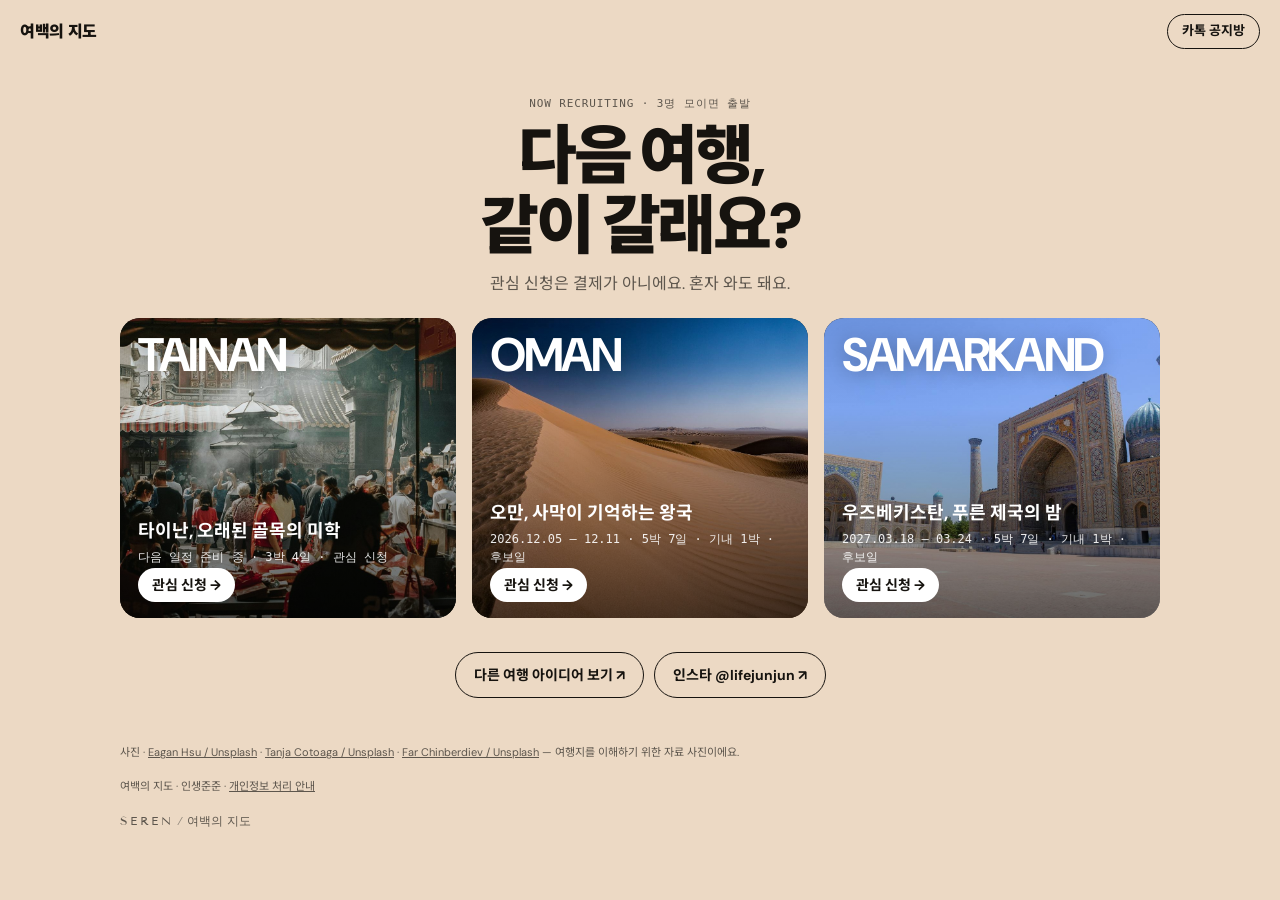
<file: go/index.html>
<!doctype html>
<html lang="ko">
<head>
<meta charset="utf-8">
<meta name="viewport" content="width=device-width, initial-scale=1">
<meta name="theme-color" content="#ecd9c4">
<title>지금 모집 중인 여행 — 여백의 지도</title>
<meta name="description" content="3명이 모이면 떠나는 소규모 역사 여행. 타이난·오만·우즈베키스탄 관심 신청 — 결제 아니에요.">
<link rel="canonical" href="https://probe2928-crypto.github.io/yeobaek/go/">
<meta property="og:title" content="지금 모집 중인 여행 — 여백의 지도">
<meta property="og:description" content="타이난·오만·우즈베키스탄. 3명이 모이면 떠나는 소규모 역사 여행.">
<meta property="og:image" content="https://probe2928-crypto.github.io/yeobaek/images/tainan.jpg">
<link rel="icon" href="../favicon.ico">
<link rel="preconnect" href="https://fonts.googleapis.com"><link rel="preconnect" href="https://fonts.gstatic.com" crossorigin>
<link href="https://fonts.googleapis.com/css2?family=DM+Sans:wght@400;500;700&family=Noto+Sans+KR:wght@400;500;700;900&display=swap" rel="stylesheet">
<link rel="stylesheet" href="https://fonts.googleapis.com/css2?family=Tenor+Sans&display=swap">
<link rel="stylesheet" href="go.css">
<style>
.hub-head{text-align:center;padding:26px 0 22px}.hub-head h1{font-size:clamp(34px,8vw,64px);line-height:1.08;letter-spacing:-.05em;margin:8px 0 10px;font-weight:900}.hub-head p{margin:0;color:var(--muted)}
.hub-list{display:grid;gap:16px;margin-bottom:34px}@media(min-width:900px){.hub-list{grid-template-columns:repeat(3,1fr)}}
.hub-card{position:relative;display:block;border-radius:20px;overflow:hidden;text-decoration:none;color:#fff;background:#222;min-height:300px;container-type:inline-size}
.hub-card img{position:absolute;inset:0;width:100%;height:100%;object-fit:cover}
.hub-card:after{content:"";position:absolute;inset:0;background:linear-gradient(180deg,rgba(0,0,0,.05) 30%,rgba(0,0,0,.62))}
.hub-word{position:absolute;left:18px;right:18px;top:14px;z-index:1;font-weight:700;font-size:clamp(40px,11vw,64px);font-size:clamp(32px,14cqi,64px);white-space:nowrap;letter-spacing:-.05em;line-height:1;text-shadow:0 2px 18px rgba(0,0,0,.25)}
.hub-meta{position:absolute;left:18px;right:18px;bottom:52px;z-index:1;display:grid;gap:2px}.hub-meta b{font-size:18px}.hub-meta span{font:500 12px/1.5 ui-monospace,SFMono-Regular,Menlo,monospace;opacity:.9}
.hub-go{position:absolute;left:18px;bottom:16px;z-index:1;background:#fff;color:#16130f;border-radius:999px;padding:6px 14px;font-weight:700;font-size:14px}
.hub-card:focus-visible{outline:3px solid var(--ink);outline-offset:3px}
.hub-foot{display:flex;flex-wrap:wrap;gap:10px;justify-content:center;margin-bottom:20px}
</style>
</head>
<body data-trip="hub" data-trip-name="허브" style="--bg:#ecd9c4;--tint:#bc7d5f">
<header class="top"><a class="brand" href="../" data-keep>여백의 지도</a><a class="top-cta" href="https://open.kakao.com/o/gzvyLFTi" target="_blank" rel="noopener noreferrer">카톡 공지방</a></header>
<main>
<section class="hub-head"><span class="lab">NOW RECRUITING · 3명 모이면 출발</span><h1>다음 여행,<br>같이 갈래요?</h1><p>관심 신청은 결제가 아니에요. 혼자 와도 돼요.</p></section>
<section class="hub-list"><a class="hub-card" href="tainan/" data-keep style="--bg:#ecd9c4">
  <img src="../images/tainan.jpg" alt="타이난 풍경 (자료 사진)" width="1800" height="1200" loading="eager">
  <span class="hub-word">TAINAN</span>
  <span class="hub-meta"><b>타이난, 오래된 골목의 미학</b><span>다음 일정 준비 중 · 3박 4일 · 관심 신청</span></span>
  <span class="hub-go">관심 신청 →</span></a><a class="hub-card" href="oman/" data-keep style="--bg:#efdcc0">
  <img src="../images/oman.jpg" alt="오만 풍경 (자료 사진)" width="1800" height="1200" loading="lazy">
  <span class="hub-word">OMAN</span>
  <span class="hub-meta"><b>오만, 사막이 기억하는 왕국</b><span>2026.12.05 — 12.11 · 5박 7일 · 기내 1박 · 후보일</span></span>
  <span class="hub-go">관심 신청 →</span></a><a class="hub-card" href="uzbekistan/" data-keep style="--bg:#d6e6e1">
  <img src="../images/samarkand.jpg" alt="우즈베키스탄 풍경 (자료 사진)" width="1800" height="1200" loading="lazy">
  <span class="hub-word">SAMARKAND</span>
  <span class="hub-meta"><b>우즈베키스탄, 푸른 제국의 밤</b><span>2027.03.18 — 03.24 · 5박 7일 · 기내 1박 · 후보일</span></span>
  <span class="hub-go">관심 신청 →</span></a></section>
<div class="hub-foot"><a class="cta ghost" href="../#journeys" data-keep>다른 여행 아이디어 보기 ↗</a><a class="cta ghost" href="https://www.instagram.com/lifejunjun/" target="_blank" rel="noopener noreferrer">인스타 @lifejunjun ↗</a></div>
</main>
<footer><p class="credit">사진 · <a href="https://unsplash.com/photos/a0AIBFxVrb4" target="_blank" rel="noopener noreferrer">Eagan Hsu / Unsplash</a> · <a href="https://unsplash.com/photos/nNJAHR41tFE" target="_blank" rel="noopener noreferrer">Tanja Cotoaga / Unsplash</a> · <a href="https://unsplash.com/photos/IdXyXm9DaQ8" target="_blank" rel="noopener noreferrer">Far Chinberdiev / Unsplash</a> — 여행지를 이해하기 위한 자료 사진이에요.</p><p class="credit">여백의 지도 · 인생준준 · <a href="../privacy.html">개인정보 처리 안내</a></p><p class="seren-line" style="margin:16px 0 0;font:12px/1.6 'Tenor Sans',sans-serif;color:var(--muted)"><span style="letter-spacing:.2em">SEREN</span> <span style="color:#8C8478">/</span> 여백의 지도</p></footer>
<script src="go.js" defer></script>
</body>
</html>
</file>
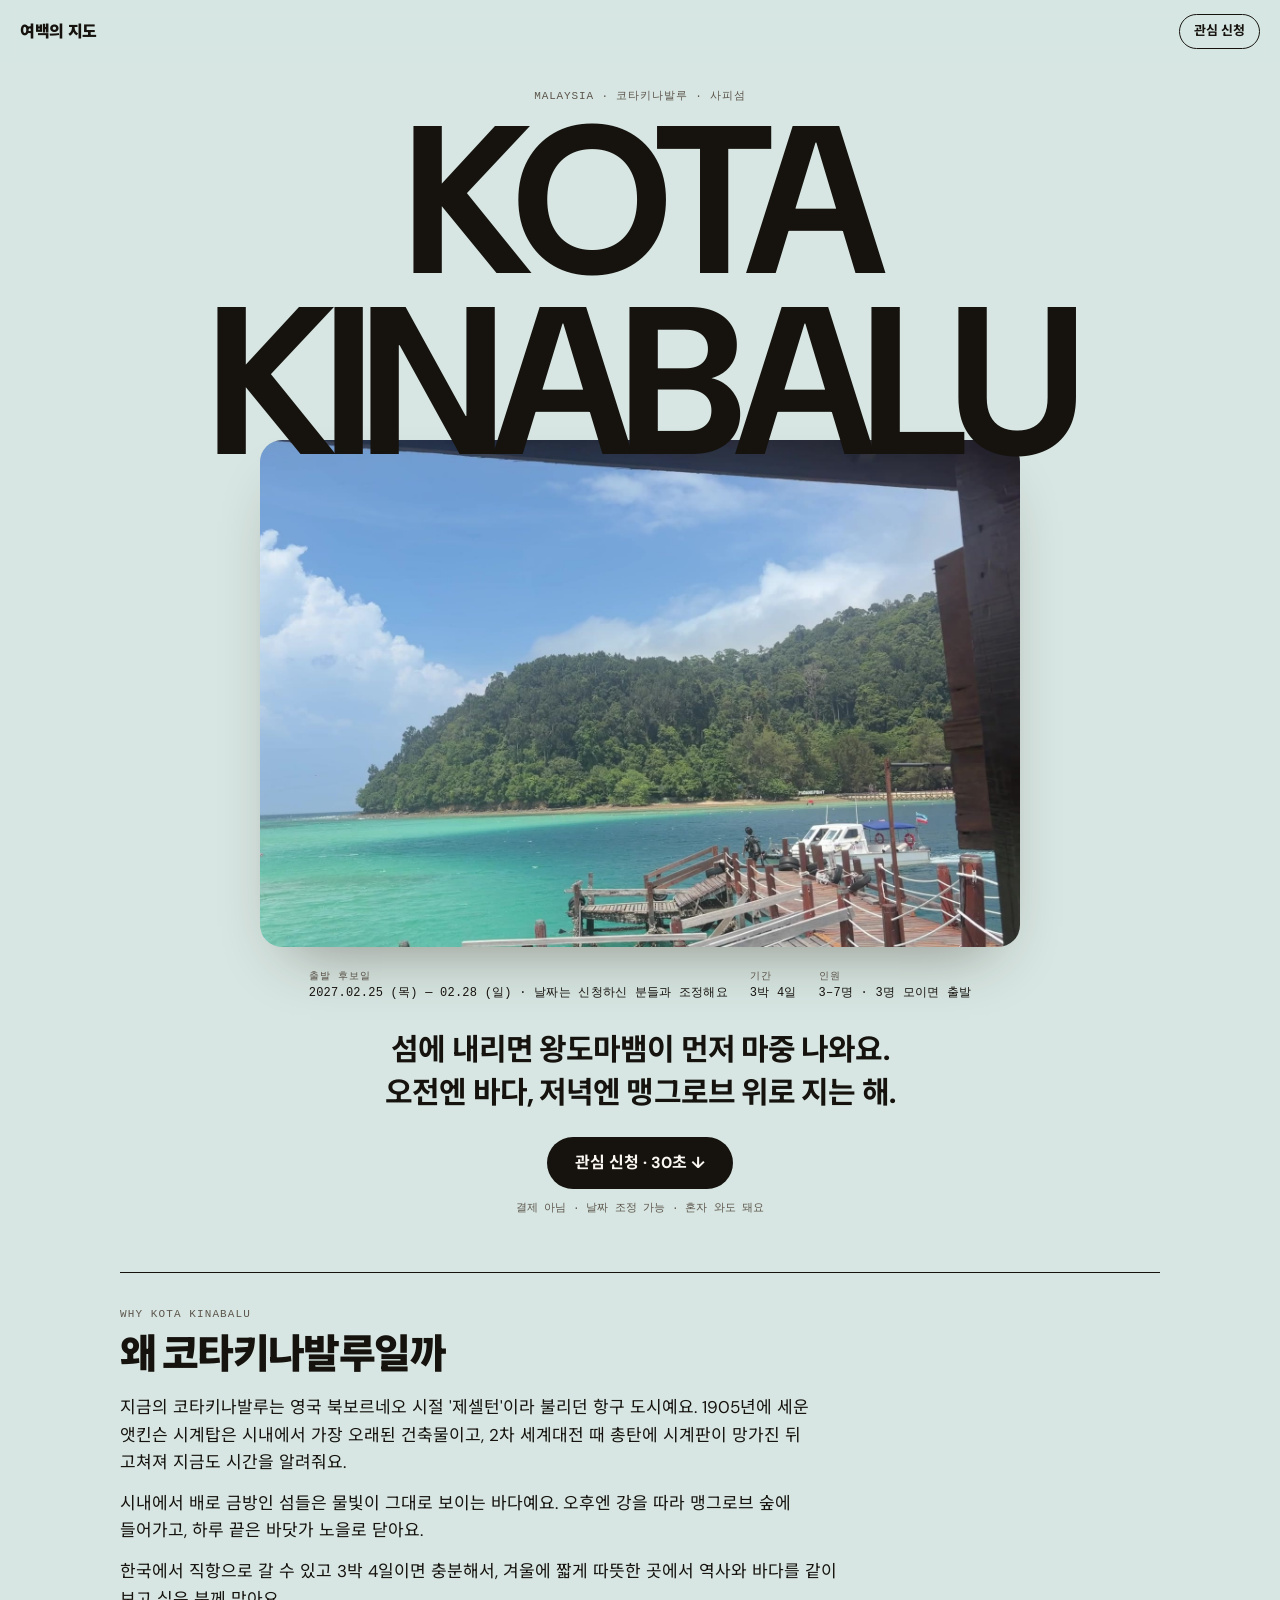
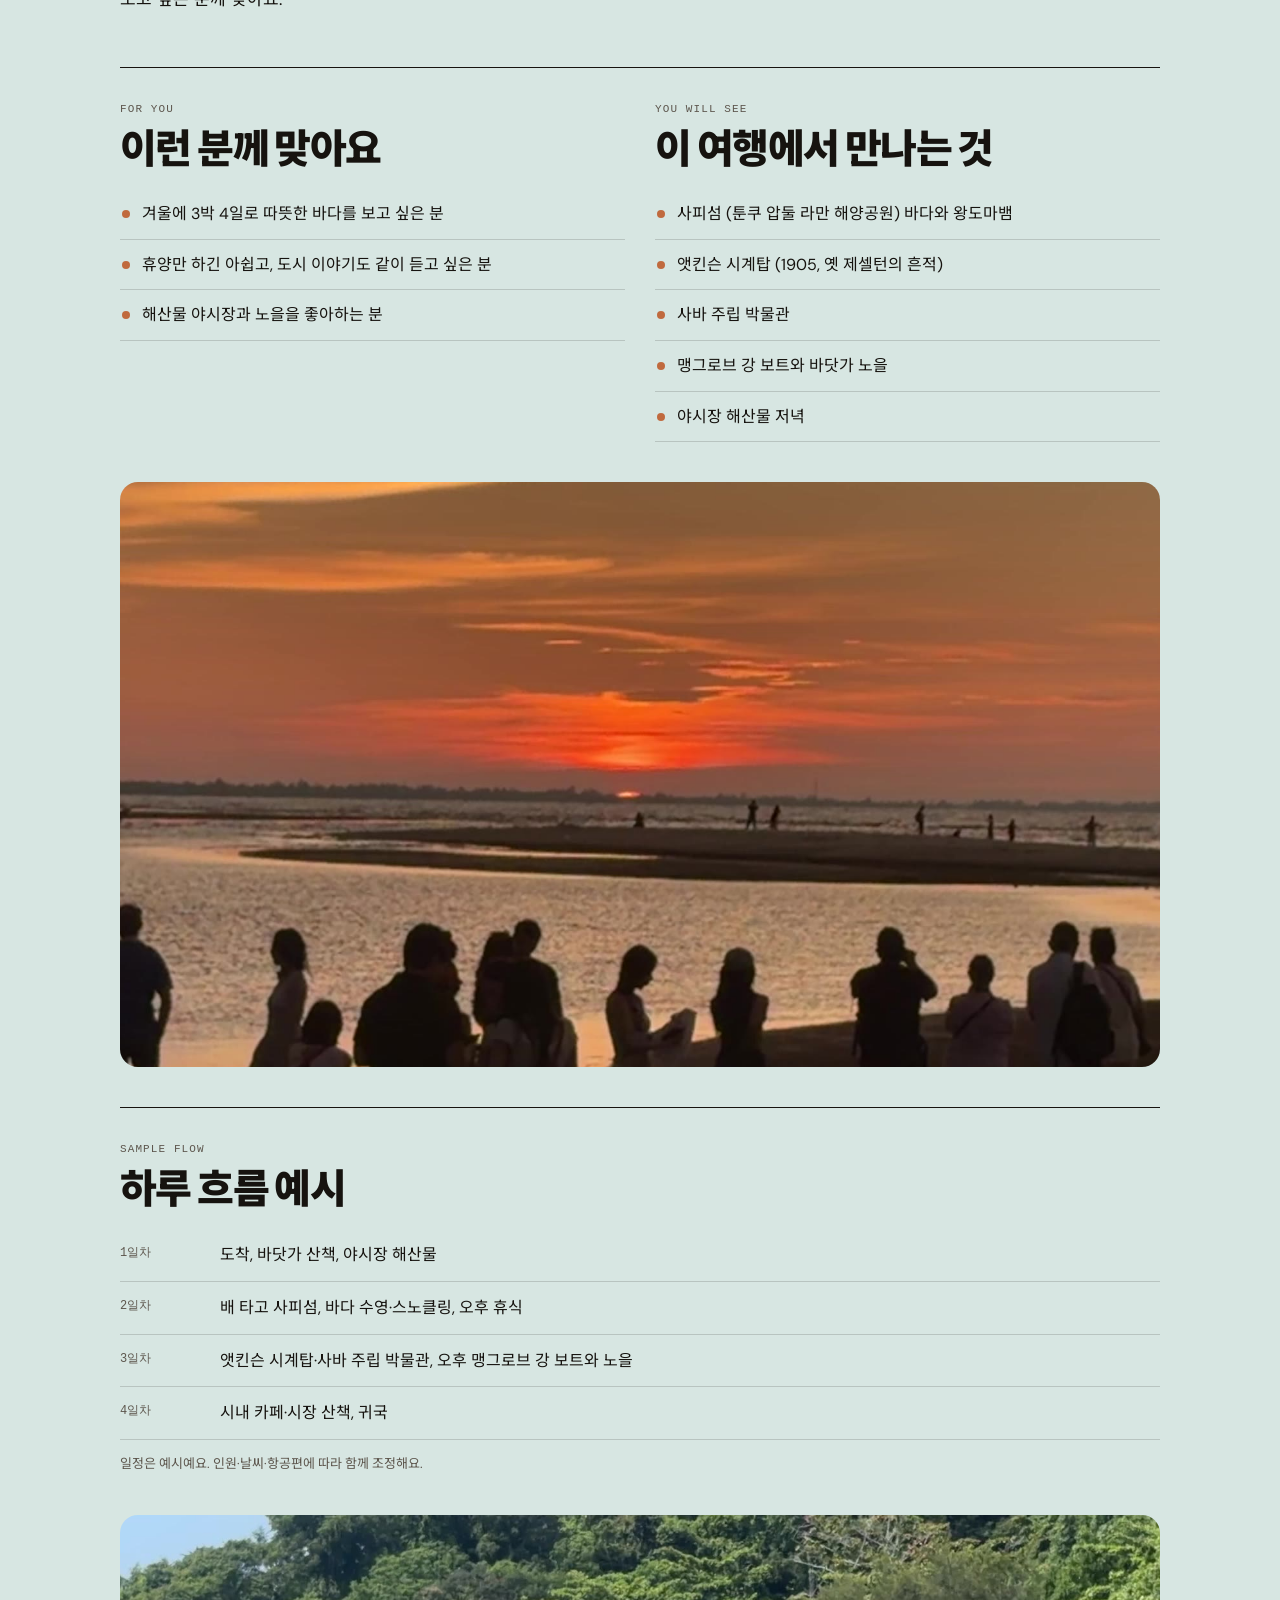
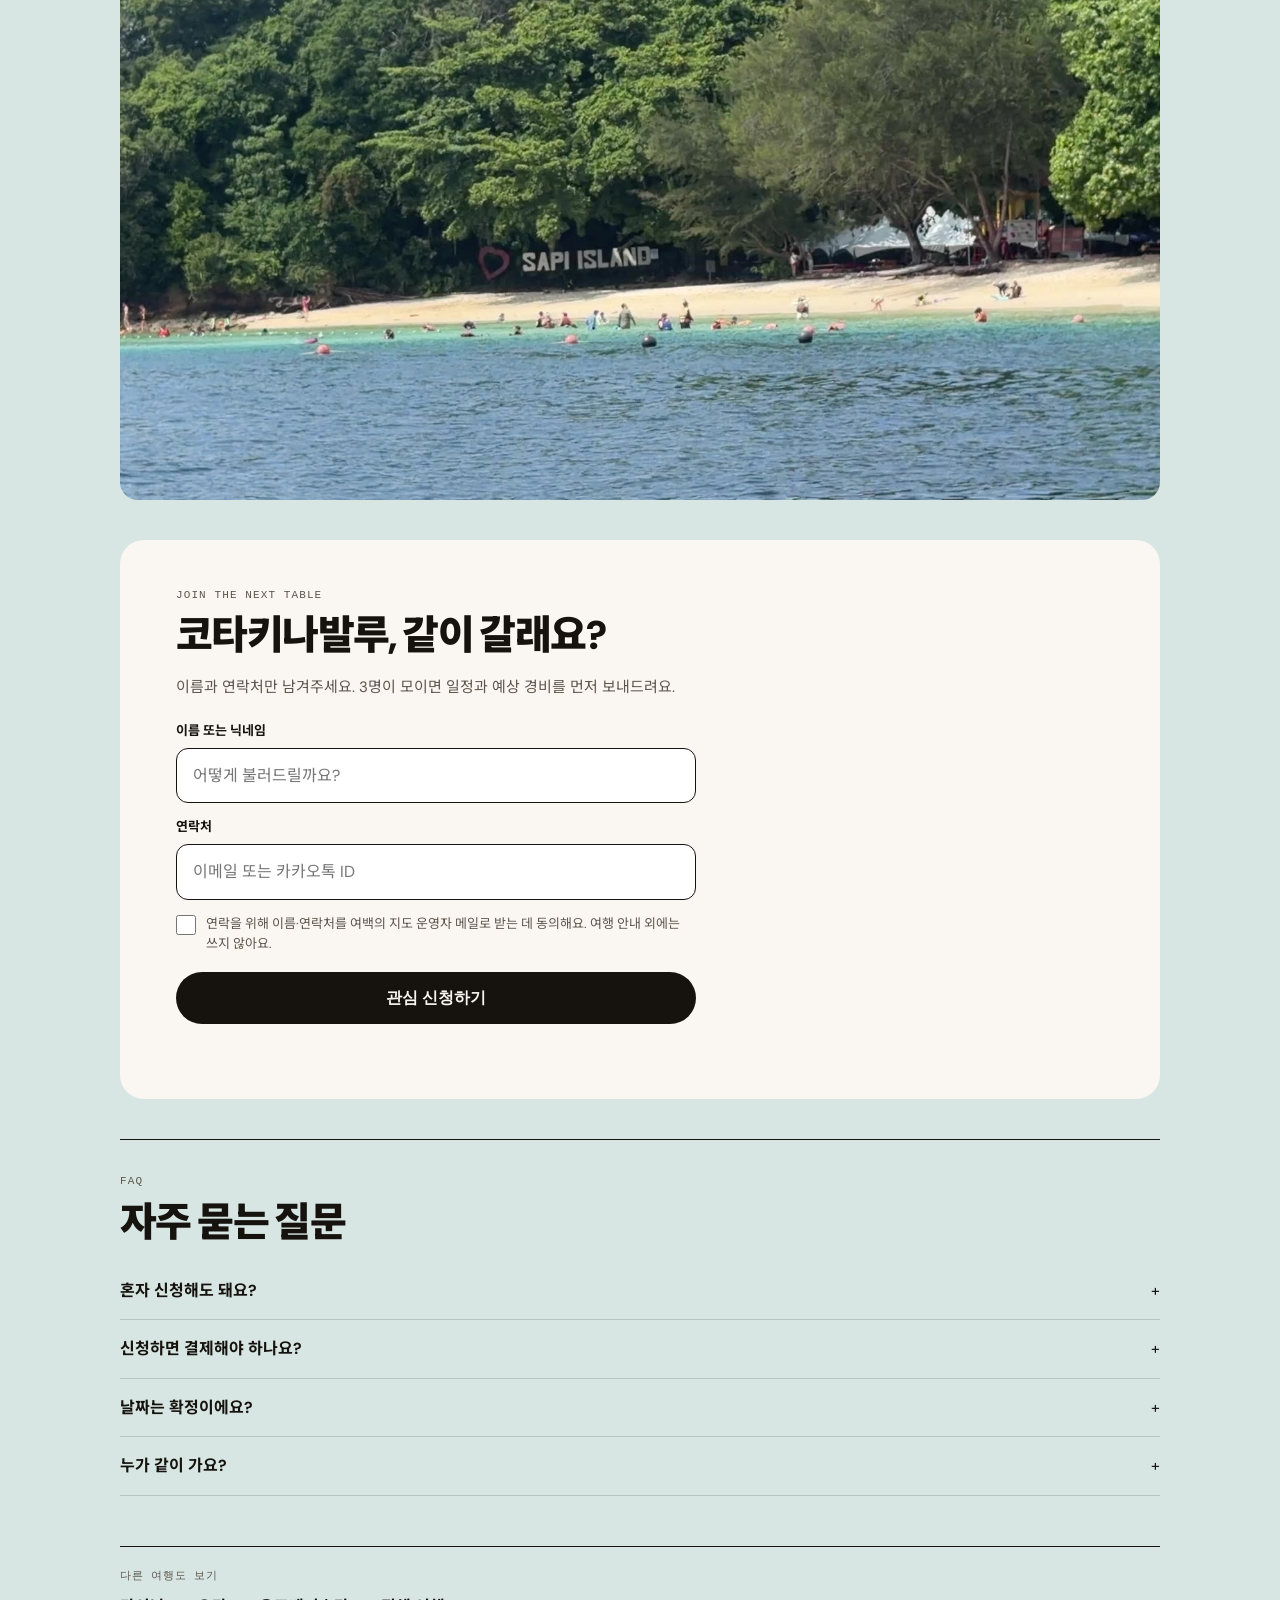
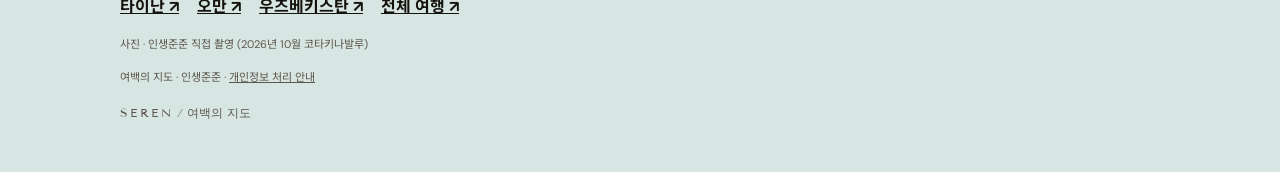
<file: go/kotakinabalu/index.html>
<!doctype html>
<html lang="ko">
<head>
<meta charset="utf-8">
<script>(function(){var h=location.hostname;if(h!=="probe2928-crypto.github.io")return;try{if(sessionStorage.getItem("q_play")==="1")return}catch(e){}var p=new URLSearchParams(location.search);if(p.get("src")==="twa"||document.referrer.indexOf("android-app://")===0)return;var s=document.createElement("script");s.async=true;s.src="https://www.googletagmanager.com/gtag/js?id=G-8YQ1BGBDR7";document.head.appendChild(s);window.dataLayer=window.dataLayer||[];window.gtag=function(){dataLayer.push(arguments)};var D={ad_storage:"denied",ad_user_data:"denied",ad_personalization:"denied"};gtag("consent","default",Object.assign({analytics_storage:"denied",region:["AT","BE","BG","HR","CY","CZ","DK","EE","FI","FR","DE","GR","HU","IS","IE","IT","LV","LI","LT","LU","MT","NL","NO","PL","PT","RO","SK","SI","ES","SE","GB","CH"]},D));gtag("consent","default",Object.assign({analytics_storage:"granted"},D));gtag("js",new Date());gtag("config","G-8YQ1BGBDR7",{allow_google_signals:false,allow_ad_personalization_signals:false})})();</script>
<meta name="viewport" content="width=device-width, initial-scale=1">
<meta name="theme-color" content="#d7e6e2">
<title>코타키나발루 관심 신청 — 여백의 지도</title>
<meta name="description" content="코타키나발루, 섬과 맹그로브와 북보르네오의 노을 — 사피섬 · 시내 · 3박 4일. 3명이 모이면 떠나는 소규모 역사 여행, 여백의 지도. 관심 신청은 결제가 아니에요.">
<link rel="canonical" href="https://probe2928-crypto.github.io/yeobaek/go/kotakinabalu/">
<meta property="og:title" content="코타키나발루, 섬과 노을의 북보르네오 — 여백의 지도">
<meta property="og:description" content="코타키나발루, 섬과 맹그로브와 북보르네오의 노을 — 사피섬 · 시내 · 3박 4일. 3명이 모이면 떠나는 소규모 역사 여행, 여백의 지도. 관심 신청은 결제가 아니에요.">
<meta property="og:type" content="website">
<meta property="og:url" content="https://probe2928-crypto.github.io/yeobaek/go/kotakinabalu/">
<meta property="og:image" content="https://probe2928-crypto.github.io/yeobaek/images/kotakinabalu.jpg">
<meta name="twitter:card" content="summary_large_image">
<link rel="icon" href="../../favicon.ico">
<link rel="preconnect" href="https://fonts.googleapis.com"><link rel="preconnect" href="https://fonts.gstatic.com" crossorigin>
<link href="https://fonts.googleapis.com/css2?family=DM+Sans:wght@400;500;700&family=Noto+Sans+KR:wght@400;500;700;900&display=swap" rel="stylesheet">
<link rel="stylesheet" href="https://fonts.googleapis.com/css2?family=Tenor+Sans&display=swap">
<link rel="stylesheet" href="../go.css">
</head>
<body data-trip="kotakinabalu" data-trip-name="코타키나발루" style="--bg:#d7e6e2;--tint:#c06a3e">
<header class="top"><a class="brand" href="../../" data-keep>여백의 지도</a><a class="top-cta" href="#apply">관심 신청</a></header>
<main>
<section class="hero">
 <span class="lab lab-a">MALAYSIA · 코타키나발루 · 사피섬</span>
 <h1 class="word" aria-label="코타키나발루, 섬과 노을의 북보르네오">KOTA KINABALU</h1>
 <figure class="shot"><img src="../../images/kotakinabalu.jpg" alt="코타키나발루 앞바다의 섬과 선착장 (인생준준 직접 촬영)" width="1620" height="1080" fetchpriority="high"></figure>
 <ul class="specs">
  <li><span>출발 후보일</span>2027.02.25 (목) — 02.28 (일) · 날짜는 신청하신 분들과 조정해요</li>
  <li><span>기간</span>3박 4일</li>
  <li><span>인원</span>3–7명 · 3명 모이면 출발</li>
 </ul>
 <p class="hook">섬에 내리면 왕도마뱀이 먼저 마중 나와요.<br>오전엔 바다, 저녁엔 맹그로브 위로 지는 해.</p>
 <a class="cta" href="#apply">관심 신청 · 30초 ↓</a>
 <p class="micro-note">결제 아님 · 날짜 조정 가능 · 혼자 와도 돼요</p>
</section>

<section class="block why"><h2><small>WHY KOTA KINABALU</small>왜 코타키나발루일까</h2><p>지금의 코타키나발루는 영국 북보르네오 시절 '제셀턴'이라 불리던 항구 도시예요. 1905년에 세운 앳킨슨 시계탑은 시내에서 가장 오래된 건축물이고, 2차 세계대전 때 총탄에 시계판이 망가진 뒤 고쳐져 지금도 시간을 알려줘요.</p><p>시내에서 배로 금방인 섬들은 물빛이 그대로 보이는 바다예요. 오후엔 강을 따라 맹그로브 숲에 들어가고, 하루 끝은 바닷가 노을로 닫아요.</p><p>한국에서 직항으로 갈 수 있고 3박 4일이면 충분해서, 겨울에 짧게 따뜻한 곳에서 역사와 바다를 같이 보고 싶은 분께 맞아요.</p></section>

<section class="block two">
 <div><h2><small>FOR YOU</small>이런 분께 맞아요</h2><ul class="dots"><li>겨울에 3박 4일로 따뜻한 바다를 보고 싶은 분</li><li>휴양만 하긴 아쉽고, 도시 이야기도 같이 듣고 싶은 분</li><li>해산물 야시장과 노을을 좋아하는 분</li></ul></div>
 <div><h2><small>YOU WILL SEE</small>이 여행에서 만나는 것</h2><ul class="dots"><li>사피섬 (툰쿠 압둘 라만 해양공원) 바다와 왕도마뱀</li><li>앳킨슨 시계탑 (1905, 옛 제셀턴의 흔적)</li><li>사바 주립 박물관</li><li>맹그로브 강 보트와 바닷가 노을</li><li>야시장 해산물 저녁</li></ul></div>
</section>

<figure class="shot2"><img src="../../images/kotakinabalu-sunset.jpg" alt="코타키나발루 바닷가 노을 (인생준준 직접 촬영)" loading="lazy" width="1620" height="1080"></figure>

<section class="block"><h2><small>SAMPLE FLOW</small>하루 흐름 예시</h2><ol class="route"><li><span>1일차</span>도착, 바닷가 산책, 야시장 해산물</li><li><span>2일차</span>배 타고 사피섬, 바다 수영·스노클링, 오후 휴식</li><li><span>3일차</span>앳킨슨 시계탑·사바 주립 박물관, 오후 맹그로브 강 보트와 노을</li><li><span>4일차</span>시내 카페·시장 산책, 귀국</li></ol>
<p class="fine">일정은 예시예요. 인원·날씨·항공편에 따라 함께 조정해요.</p></section>

<figure class="shot2"><img src="../../images/kotakinabalu-sapi.jpg" alt="사피섬 해변 (인생준준 직접 촬영)" loading="lazy" width="1620" height="1080"></figure>

<section class="apply" id="apply">
 <h2><small>JOIN THE NEXT TABLE</small>코타키나발루, 같이 갈래요?</h2>
 <p class="lead">이름과 연락처만 남겨주세요. 3명이 모이면 일정과 예상 경비를 먼저 보내드려요.</p>
 <form id="goForm" novalidate>
  <label>이름 또는 닉네임<input id="gName" name="name" maxlength="40" autocomplete="nickname" required placeholder="어떻게 불러드릴까요?"></label>
  <label>연락처<input id="gContact" name="contact" maxlength="80" required placeholder="이메일 또는 카카오톡 ID" autocomplete="email"></label>
  <label class="chk"><input type="checkbox" id="gConsent" required> 연락을 위해 이름·연락처를 여백의 지도 운영자 메일로 받는 데 동의해요. 여행 안내 외에는 쓰지 않아요.</label>
  <label class="hp" aria-hidden="true">웹사이트<input id="gHp" tabindex="-1" autocomplete="off"></label>
  <button class="cta" type="submit" id="gSend">관심 신청하기</button>
  <p class="err" id="gErr" role="alert"></p>
 </form>
 <div class="done" id="gDone" tabindex="-1" hidden>
  <h3>신청 받았어요.</h3>
  <p>24시간 안에 남겨주신 연락처로 연락드릴게요. 새 여행 소식은 카카오톡 공지방에서 먼저 받아보세요.</p>
  <a class="cta" href="https://open.kakao.com/o/gzvyLFTi" target="_blank" rel="noopener noreferrer">카카오톡 공지방 ↗</a>
 </div>
 <div class="fail" id="gFail" hidden>
  <p>지금은 자동 접수가 안 됐어요. 아래 중 편한 곳으로 한 줄만 보내주세요.</p>
  <a class="cta ghost" id="gMail" href="mailto:probe2928@gmail.com">이메일로 보내기 ↗</a>
  <a class="cta ghost" href="https://open.kakao.com/o/gzvyLFTi" target="_blank" rel="noopener noreferrer">카카오톡 ↗</a>
  <a class="cta ghost" href="https://www.instagram.com/lifejunjun/" target="_blank" rel="noopener noreferrer">인스타 DM ↗</a>
 </div>
</section>

<section class="block faq"><h2><small>FAQ</small>자주 묻는 질문</h2><details><summary>혼자 신청해도 돼요?</summary><p>네, 대부분 혼자 신청해요. 3명이 모이면 출발하는 소규모 여행이라 처음 만나도 금방 편해져요.</p></details><details><summary>신청하면 결제해야 하나요?</summary><p>아니요. 관심 신청은 결제나 예약 확정이 아니에요. 3명이 모이면 일정과 예상 경비를 먼저 안내드리고, 그때 정하시면 돼요.</p></details><details><summary>날짜는 확정이에요?</summary><p>지금 날짜는 출발 후보일이에요. 신청하신 분들 일정에 맞춰 조정할 수 있어요.</p></details><details><summary>누가 같이 가요?</summary><p>인생준준 세준이 함께 가요. 사학과를 나와 5년 동안 40번 넘게 해외를 다니며 역사 공부를 이어온 여행자예요. 유적 앞에서 같이 읽고, 같이 걷고, 같이 먹는 여행을 만들어요.</p></details></section>
</main>
<footer>
 <div class="more"><span>다른 여행도 보기</span><a href="../tainan/" data-keep>타이난 ↗</a><a href="../oman/" data-keep>오만 ↗</a><a href="../uzbekistan/" data-keep>우즈베키스탄 ↗</a><a href="../../#journeys" data-keep>전체 여행 ↗</a></div>
 <p class="credit">사진 · 인생준준 직접 촬영 (2026년 10월 코타키나발루)</p>
 <p class="credit">여백의 지도 · 인생준준 · <a href="../../privacy.html">개인정보 처리 안내</a></p>
 <p class="seren-line" style="margin:16px 0 0;font:12px/1.6 'Tenor Sans',sans-serif;color:var(--muted)"><span style="letter-spacing:.2em">SEREN</span> <span style="color:#8C8478">/</span> 여백의 지도</p>
</footer>
<script src="../go.js" defer></script>
</body>
</html>
</file>
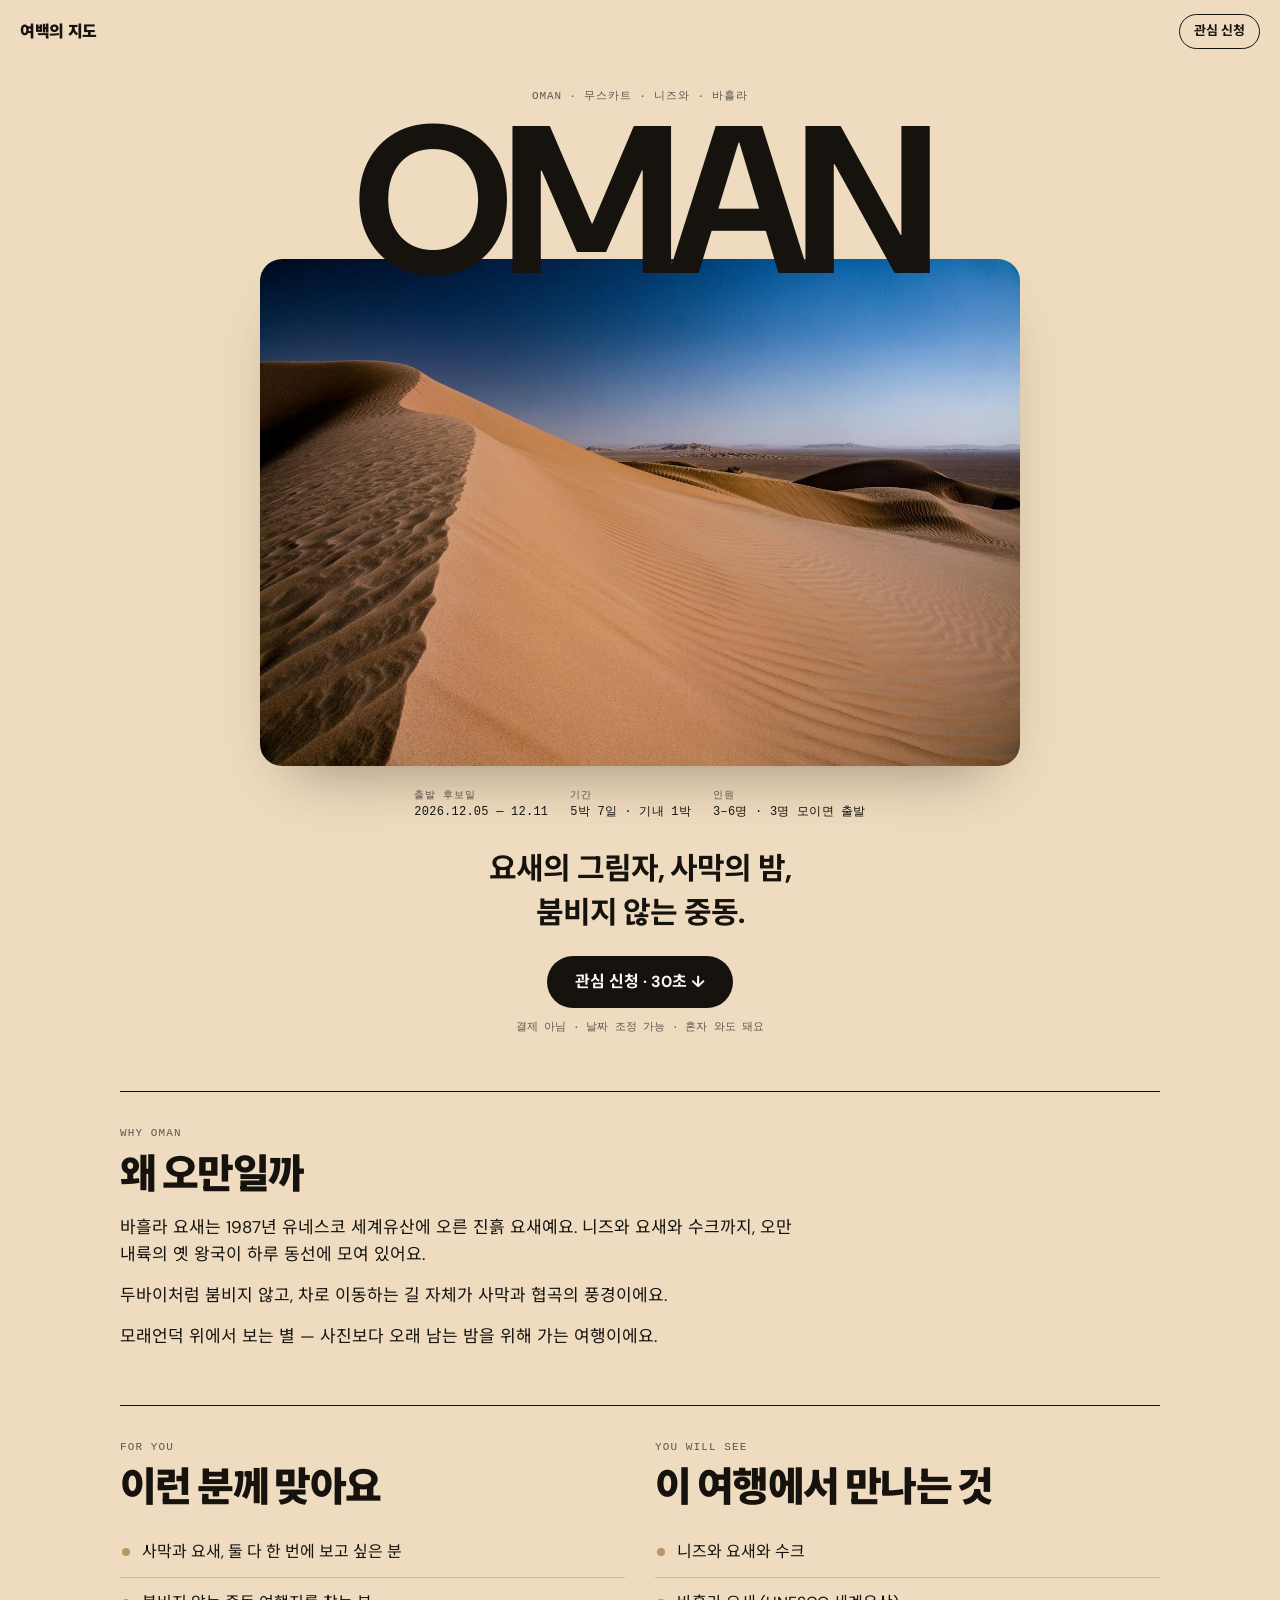
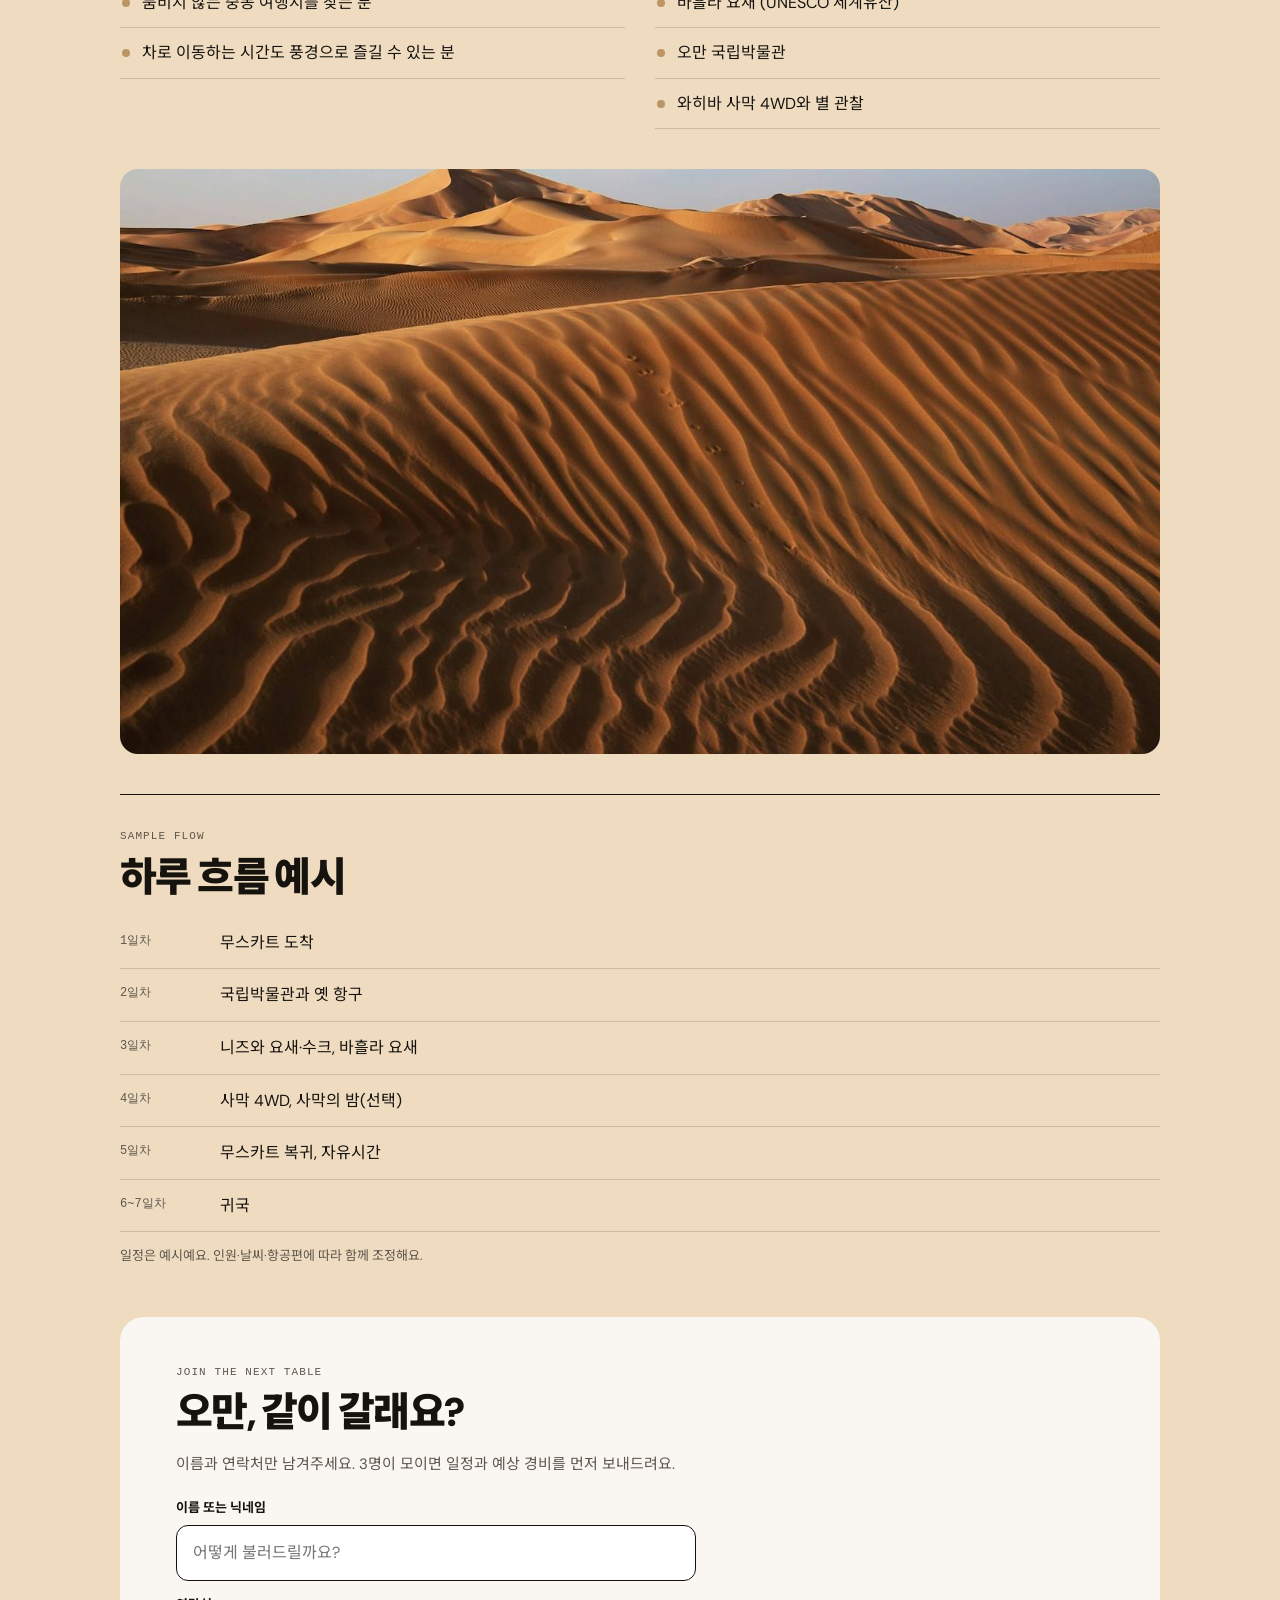
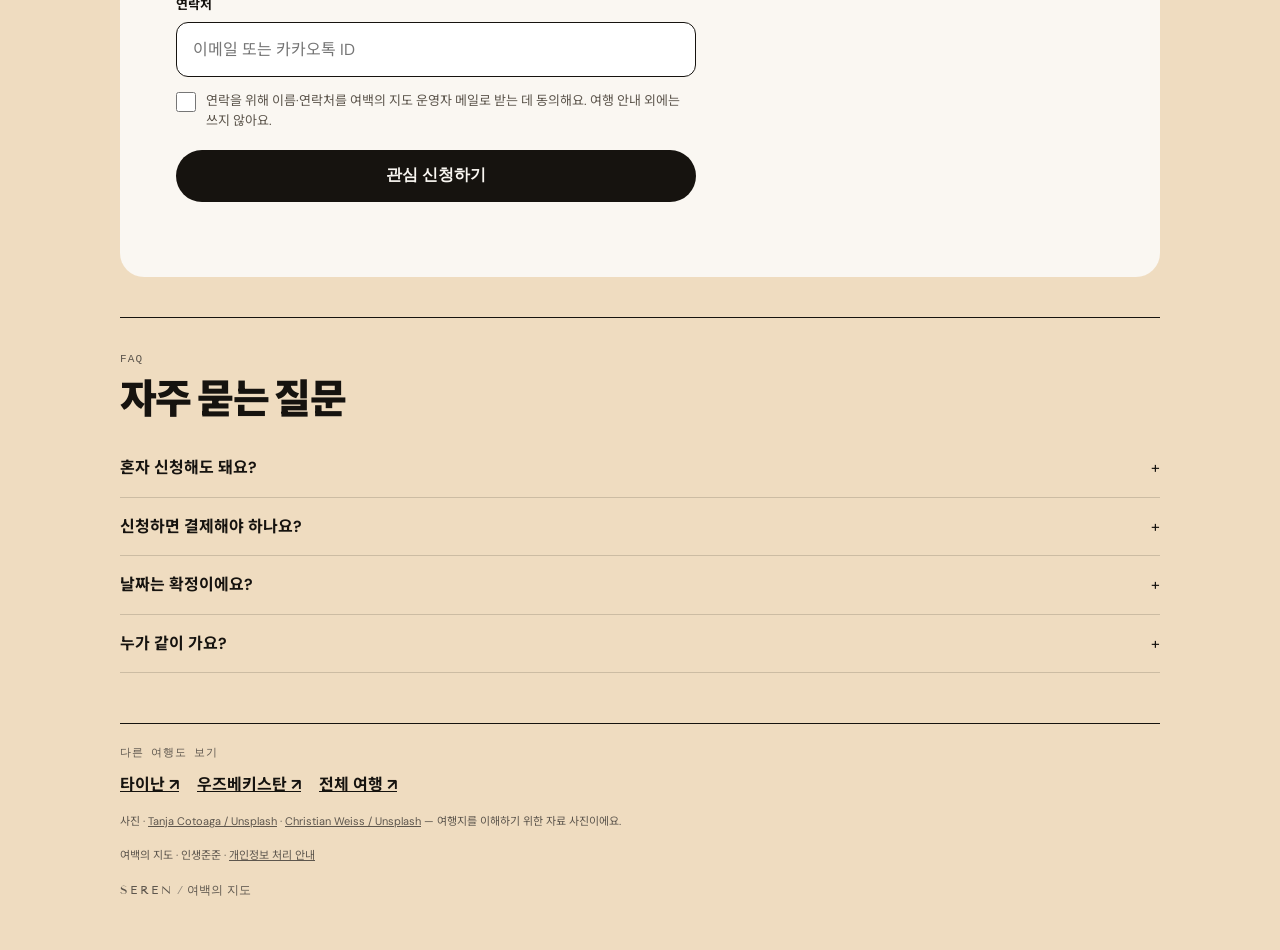
<file: go/oman/index.html>
<!doctype html>
<html lang="ko">
<head>
<meta charset="utf-8">
<script>(function(){var h=location.hostname;if(h!=="probe2928-crypto.github.io")return;try{if(sessionStorage.getItem("q_play")==="1")return}catch(e){}var p=new URLSearchParams(location.search);if(p.get("src")==="twa"||document.referrer.indexOf("android-app://")===0)return;var s=document.createElement("script");s.async=true;s.src="https://www.googletagmanager.com/gtag/js?id=G-8YQ1BGBDR7";document.head.appendChild(s);window.dataLayer=window.dataLayer||[];window.gtag=function(){dataLayer.push(arguments)};var D={ad_storage:"denied",ad_user_data:"denied",ad_personalization:"denied"};gtag("consent","default",Object.assign({analytics_storage:"denied",region:["AT","BE","BG","HR","CY","CZ","DK","EE","FI","FR","DE","GR","HU","IS","IE","IT","LV","LI","LT","LU","MT","NL","NO","PL","PT","RO","SK","SI","ES","SE","GB","CH"]},D));gtag("consent","default",Object.assign({analytics_storage:"granted"},D));gtag("js",new Date());gtag("config","G-8YQ1BGBDR7",{allow_google_signals:false,allow_ad_personalization_signals:false})})();</script>
<meta name="viewport" content="width=device-width, initial-scale=1">
<meta name="theme-color" content="#efdcc0">
<title>오만 관심 신청 — 여백의 지도</title>
<meta name="description" content="오만, 사막이 기억하는 왕국 — 무스카트 · 니즈와 · 바흘라 · 5박 7일 · 기내 1박. 3명이 모이면 떠나는 소규모 역사 여행, 여백의 지도. 관심 신청은 결제가 아니에요.">
<link rel="canonical" href="https://probe2928-crypto.github.io/yeobaek/go/oman/">
<meta property="og:title" content="오만, 사막이 기억하는 왕국 — 여백의 지도">
<meta property="og:description" content="오만, 사막이 기억하는 왕국 — 무스카트 · 니즈와 · 바흘라 · 5박 7일 · 기내 1박. 3명이 모이면 떠나는 소규모 역사 여행, 여백의 지도. 관심 신청은 결제가 아니에요.">
<meta property="og:type" content="website">
<meta property="og:url" content="https://probe2928-crypto.github.io/yeobaek/go/oman/">
<meta property="og:image" content="https://probe2928-crypto.github.io/yeobaek/images/oman.jpg">
<meta name="twitter:card" content="summary_large_image">
<link rel="icon" href="../../favicon.ico">
<link rel="preconnect" href="https://fonts.googleapis.com"><link rel="preconnect" href="https://fonts.gstatic.com" crossorigin>
<link href="https://fonts.googleapis.com/css2?family=DM+Sans:wght@400;500;700&family=Noto+Sans+KR:wght@400;500;700;900&display=swap" rel="stylesheet">
<link rel="stylesheet" href="https://fonts.googleapis.com/css2?family=Tenor+Sans&display=swap">
<link rel="stylesheet" href="../go.css">
</head>
<body data-trip="oman" data-trip-name="오만" style="--bg:#efdcc0;--tint:#bb9565">
<header class="top"><a class="brand" href="../../" data-keep>여백의 지도</a><a class="top-cta" href="#apply">관심 신청</a></header>
<main>
<section class="hero">
 <span class="lab lab-a">OMAN · 무스카트 · 니즈와 · 바흘라</span>
 <h1 class="word" aria-label="오만, 사막이 기억하는 왕국">OMAN</h1>
 <figure class="shot"><img src="../../images/oman.jpg" alt="오만 풍경 (자료 사진)" width="1800" height="1200" fetchpriority="high"></figure>
 <ul class="specs">
  <li><span>출발 후보일</span>2026.12.05 — 12.11</li>
  <li><span>기간</span>5박 7일 · 기내 1박</li>
  <li><span>인원</span>3–6명 · 3명 모이면 출발</li>
 </ul>
 <p class="hook">요새의 그림자, 사막의 밤,<br>붐비지 않는 중동.</p>
 <a class="cta" href="#apply">관심 신청 · 30초 ↓</a>
 <p class="micro-note">결제 아님 · 날짜 조정 가능 · 혼자 와도 돼요</p>
</section>

<section class="block why"><h2><small>WHY OMAN</small>왜 오만일까</h2><p>바흘라 요새는 1987년 유네스코 세계유산에 오른 진흙 요새예요. 니즈와 요새와 수크까지, 오만 내륙의 옛 왕국이 하루 동선에 모여 있어요.</p><p>두바이처럼 붐비지 않고, 차로 이동하는 길 자체가 사막과 협곡의 풍경이에요.</p><p>모래언덕 위에서 보는 별 — 사진보다 오래 남는 밤을 위해 가는 여행이에요.</p></section>

<section class="block two">
 <div><h2><small>FOR YOU</small>이런 분께 맞아요</h2><ul class="dots"><li>사막과 요새, 둘 다 한 번에 보고 싶은 분</li><li>붐비지 않는 중동 여행지를 찾는 분</li><li>차로 이동하는 시간도 풍경으로 즐길 수 있는 분</li></ul></div>
 <div><h2><small>YOU WILL SEE</small>이 여행에서 만나는 것</h2><ul class="dots"><li>니즈와 요새와 수크</li><li>바흘라 요새 (UNESCO 세계유산)</li><li>오만 국립박물관</li><li>와히바 사막 4WD와 별 관찰</li></ul></div>
</section>

<figure class="shot2"><img src="../../images/oman-dunes.jpg" alt="오만 풍경 (자료 사진)" loading="lazy" width="1600" height="1067"></figure>

<section class="block"><h2><small>SAMPLE FLOW</small>하루 흐름 예시</h2><ol class="route"><li><span>1일차</span>무스카트 도착</li><li><span>2일차</span>국립박물관과 옛 항구</li><li><span>3일차</span>니즈와 요새·수크, 바흘라 요새</li><li><span>4일차</span>사막 4WD, 사막의 밤(선택)</li><li><span>5일차</span>무스카트 복귀, 자유시간</li><li><span>6~7일차</span>귀국</li></ol>
<p class="fine">일정은 예시예요. 인원·날씨·항공편에 따라 함께 조정해요.</p></section>

<section class="apply" id="apply">
 <h2><small>JOIN THE NEXT TABLE</small>오만, 같이 갈래요?</h2>
 <p class="lead">이름과 연락처만 남겨주세요. 3명이 모이면 일정과 예상 경비를 먼저 보내드려요.</p>
 <form id="goForm" novalidate>
  <label>이름 또는 닉네임<input id="gName" name="name" maxlength="40" autocomplete="nickname" required placeholder="어떻게 불러드릴까요?"></label>
  <label>연락처<input id="gContact" name="contact" maxlength="80" required placeholder="이메일 또는 카카오톡 ID" autocomplete="email"></label>
  <label class="chk"><input type="checkbox" id="gConsent" required> 연락을 위해 이름·연락처를 여백의 지도 운영자 메일로 받는 데 동의해요. 여행 안내 외에는 쓰지 않아요.</label>
  <label class="hp" aria-hidden="true">웹사이트<input id="gHp" tabindex="-1" autocomplete="off"></label>
  <button class="cta" type="submit" id="gSend">관심 신청하기</button>
  <p class="err" id="gErr" role="alert"></p>
 </form>
 <div class="done" id="gDone" tabindex="-1" hidden>
  <h3>신청 받았어요.</h3>
  <p>24시간 안에 남겨주신 연락처로 연락드릴게요. 새 여행 소식은 카카오톡 공지방에서 먼저 받아보세요.</p>
  <a class="cta" href="https://open.kakao.com/o/gzvyLFTi" target="_blank" rel="noopener noreferrer">카카오톡 공지방 ↗</a>
 </div>
 <div class="fail" id="gFail" hidden>
  <p>지금은 자동 접수가 안 됐어요. 아래 중 편한 곳으로 한 줄만 보내주세요.</p>
  <a class="cta ghost" id="gMail" href="mailto:probe2928@gmail.com">이메일로 보내기 ↗</a>
  <a class="cta ghost" href="https://open.kakao.com/o/gzvyLFTi" target="_blank" rel="noopener noreferrer">카카오톡 ↗</a>
  <a class="cta ghost" href="https://www.instagram.com/lifejunjun/" target="_blank" rel="noopener noreferrer">인스타 DM ↗</a>
 </div>
</section>

<section class="block faq"><h2><small>FAQ</small>자주 묻는 질문</h2><details><summary>혼자 신청해도 돼요?</summary><p>네, 대부분 혼자 신청해요. 3명이 모이면 출발하는 소규모 여행이라 처음 만나도 금방 편해져요.</p></details><details><summary>신청하면 결제해야 하나요?</summary><p>아니요. 관심 신청은 결제나 예약 확정이 아니에요. 3명이 모이면 일정과 예상 경비를 먼저 안내드리고, 그때 정하시면 돼요.</p></details><details><summary>날짜는 확정이에요?</summary><p>지금 날짜는 출발 후보일이에요. 신청하신 분들 일정에 맞춰 조정할 수 있어요.</p></details><details><summary>누가 같이 가요?</summary><p>인생준준 세준이 함께 가요. 사학과를 나와 5년 동안 40번 넘게 해외를 다니며 역사 공부를 이어온 여행자예요. 유적 앞에서 같이 읽고, 같이 걷고, 같이 먹는 여행을 만들어요.</p></details></section>
</main>
<footer>
 <div class="more"><span>다른 여행도 보기</span><a href="../tainan/" data-keep>타이난 ↗</a><a href="../uzbekistan/" data-keep>우즈베키스탄 ↗</a><a href="../../#journeys" data-keep>전체 여행 ↗</a></div>
 <p class="credit">사진 · <a href="https://unsplash.com/photos/nNJAHR41tFE" target="_blank" rel="noopener noreferrer">Tanja Cotoaga / Unsplash</a> · <a href="https://unsplash.com/photos/r8eL7SY3lHA" target="_blank" rel="noopener noreferrer">Christian Weiss / Unsplash</a> — 여행지를 이해하기 위한 자료 사진이에요.</p>
 <p class="credit">여백의 지도 · 인생준준 · <a href="../../privacy.html">개인정보 처리 안내</a></p>
 <p class="seren-line" style="margin:16px 0 0;font:12px/1.6 'Tenor Sans',sans-serif;color:var(--muted)"><span style="letter-spacing:.2em">SEREN</span> <span style="color:#8C8478">/</span> 여백의 지도</p>
</footer>
<script src="../go.js" defer></script>
</body>
</html>
</file>
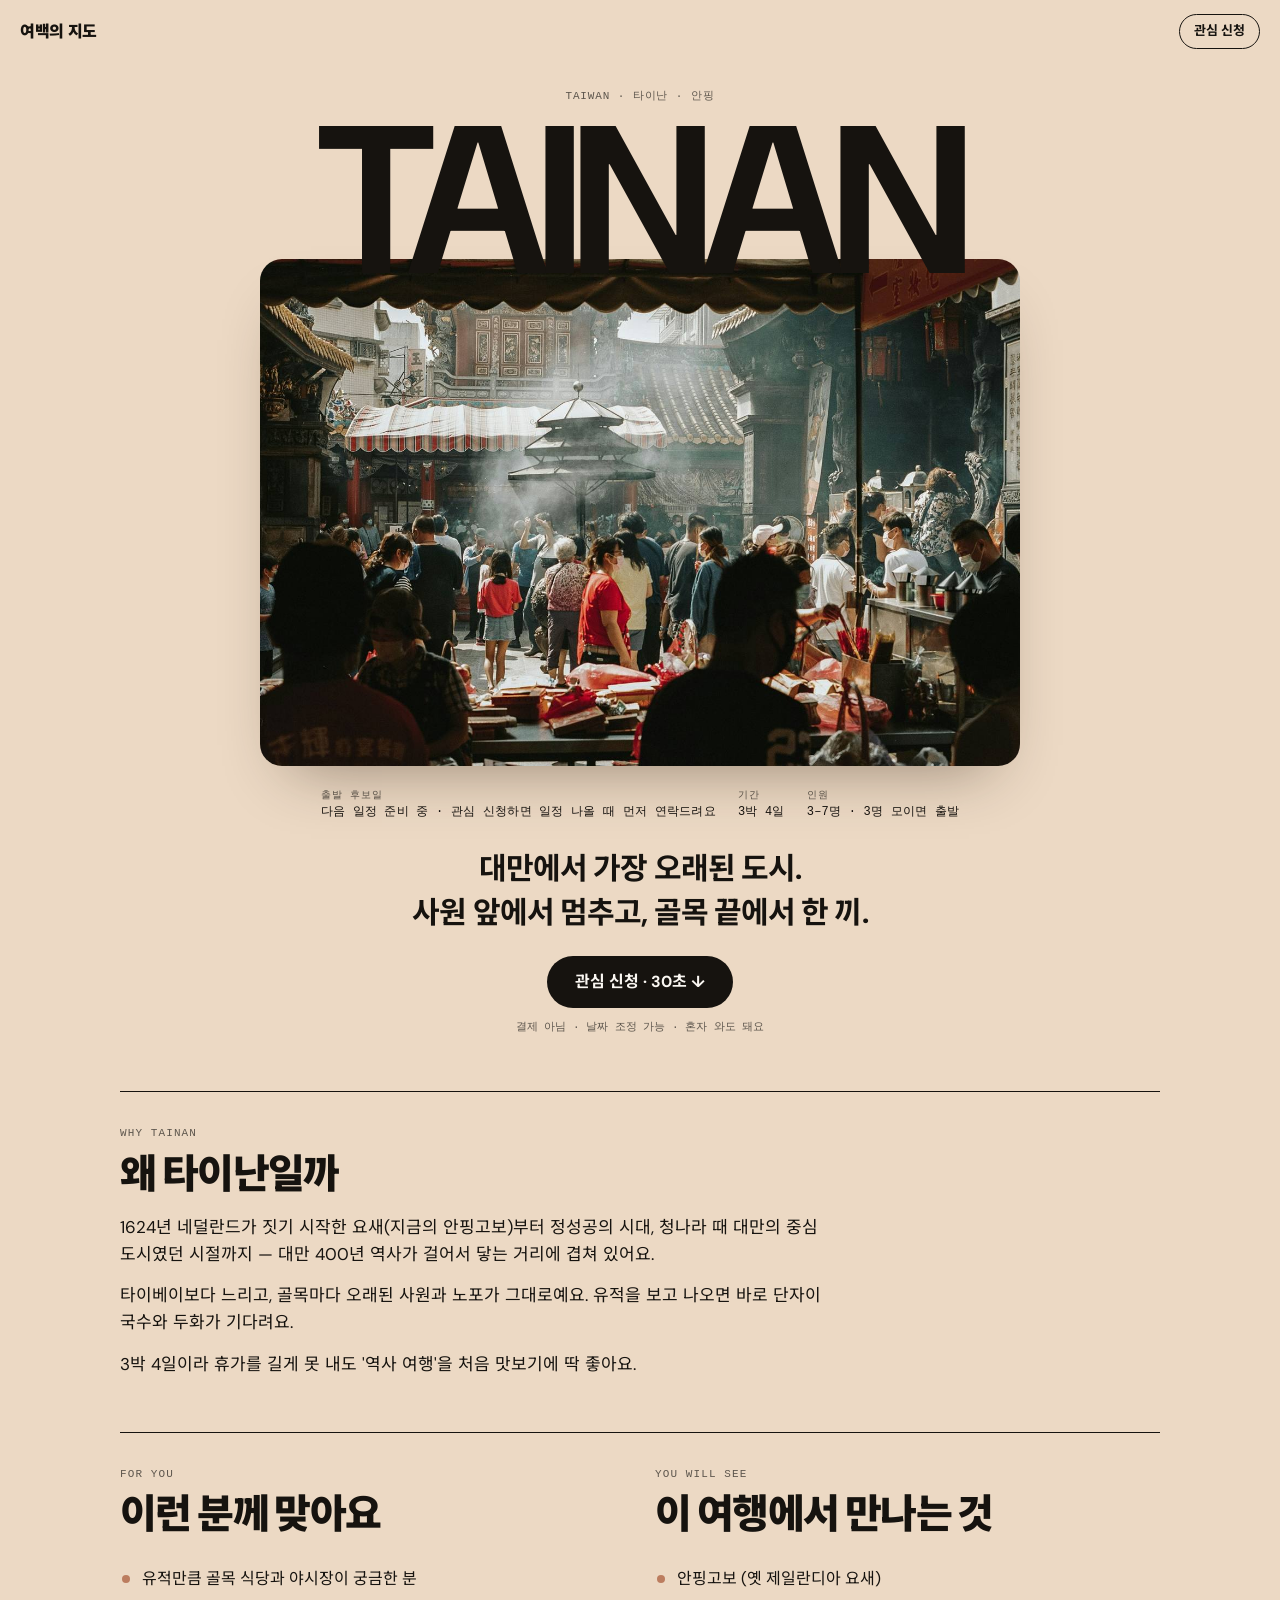
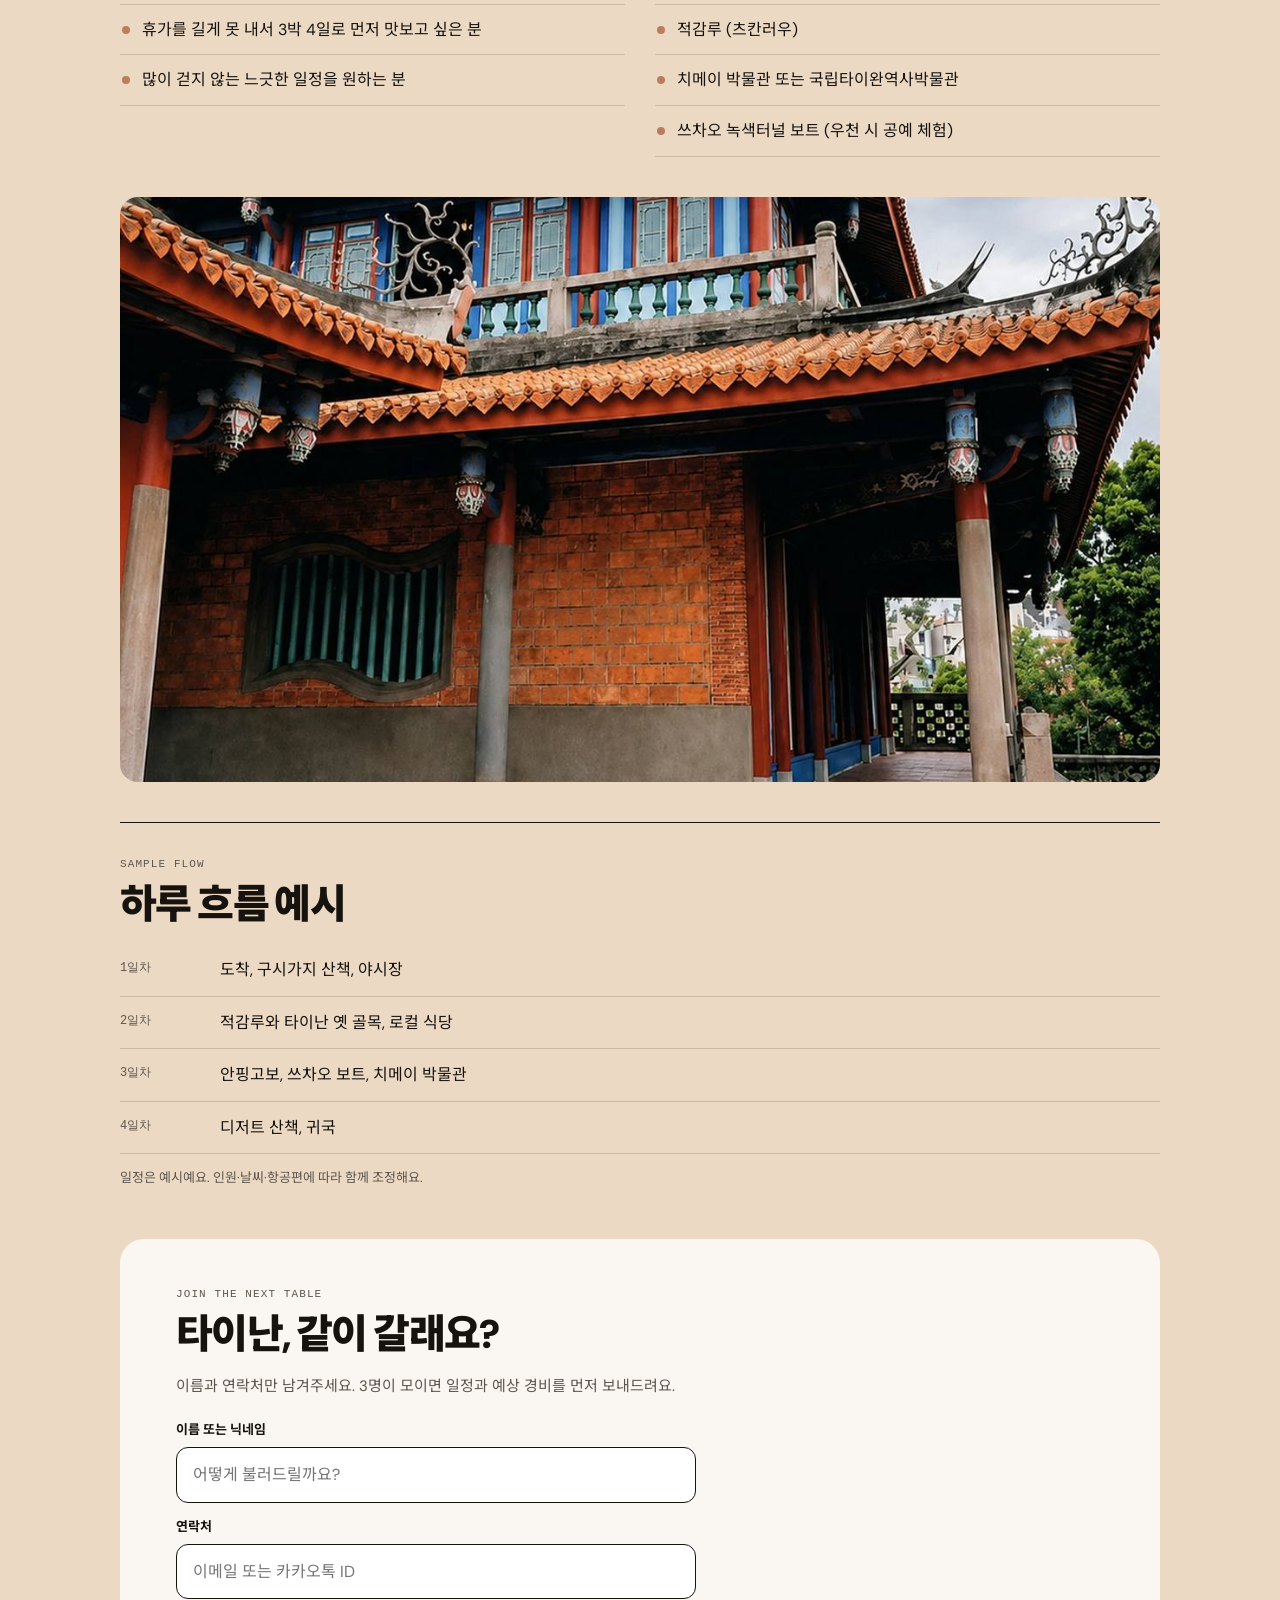
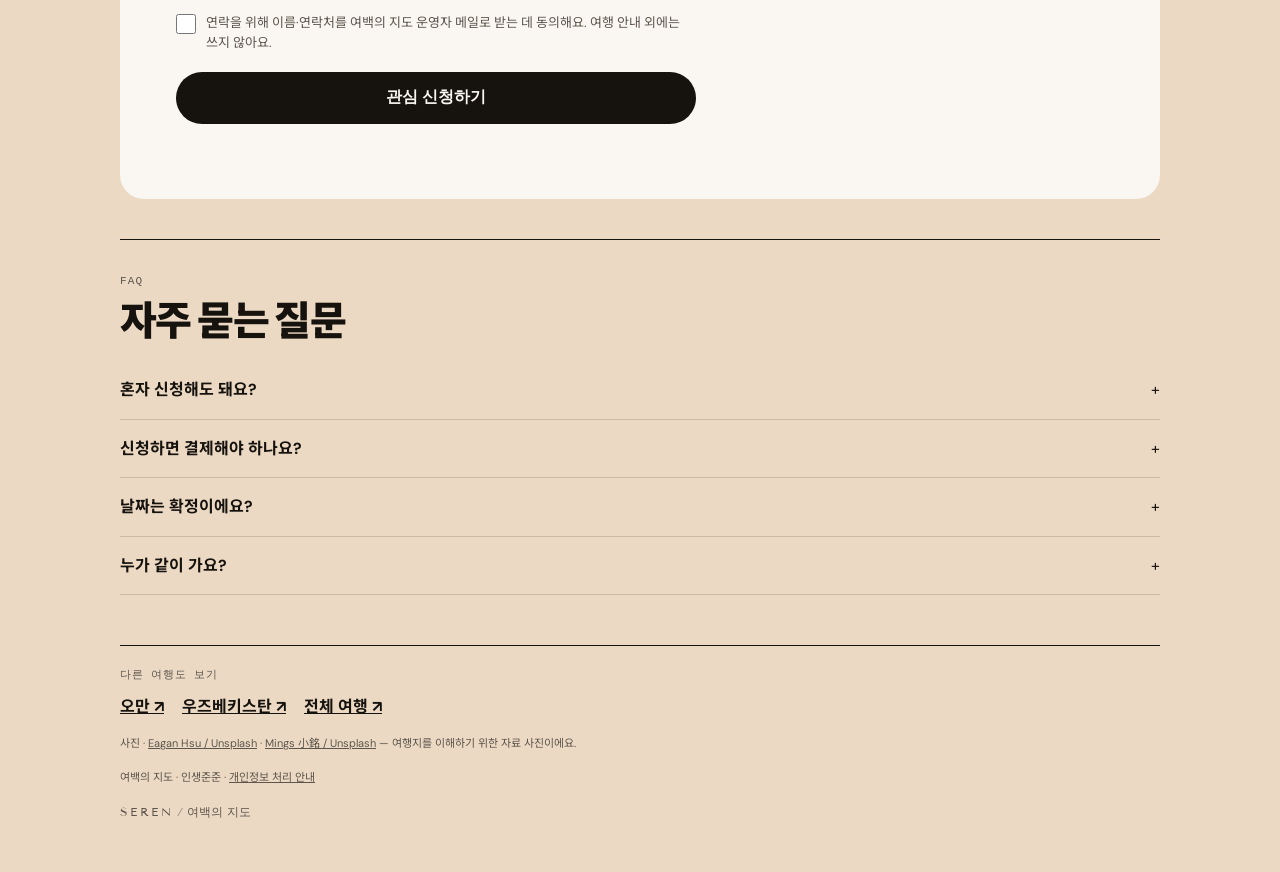
<file: go/tainan/index.html>
<!doctype html>
<html lang="ko">
<head>
<meta charset="utf-8">
<script>(function(){var h=location.hostname;if(h!=="probe2928-crypto.github.io")return;try{if(sessionStorage.getItem("q_play")==="1")return}catch(e){}var p=new URLSearchParams(location.search);if(p.get("src")==="twa"||document.referrer.indexOf("android-app://")===0)return;var s=document.createElement("script");s.async=true;s.src="https://www.googletagmanager.com/gtag/js?id=G-8YQ1BGBDR7";document.head.appendChild(s);window.dataLayer=window.dataLayer||[];window.gtag=function(){dataLayer.push(arguments)};var D={ad_storage:"denied",ad_user_data:"denied",ad_personalization:"denied"};gtag("consent","default",Object.assign({analytics_storage:"denied",region:["AT","BE","BG","HR","CY","CZ","DK","EE","FI","FR","DE","GR","HU","IS","IE","IT","LV","LI","LT","LU","MT","NL","NO","PL","PT","RO","SK","SI","ES","SE","GB","CH"]},D));gtag("consent","default",Object.assign({analytics_storage:"granted"},D));gtag("js",new Date());gtag("config","G-8YQ1BGBDR7",{allow_google_signals:false,allow_ad_personalization_signals:false})})();</script>
<meta name="viewport" content="width=device-width, initial-scale=1">
<meta name="theme-color" content="#ecd9c4">
<title>타이난 관심 신청 — 여백의 지도</title>
<meta name="description" content="타이난, 오래된 골목의 미학 — 타이난 · 안핑 · 3박 4일. 3명이 모이면 떠나는 소규모 역사 여행, 여백의 지도. 관심 신청은 결제가 아니에요.">
<link rel="canonical" href="https://probe2928-crypto.github.io/yeobaek/go/tainan/">
<meta property="og:title" content="타이난, 오래된 골목의 미학 — 여백의 지도">
<meta property="og:description" content="타이난, 오래된 골목의 미학 — 타이난 · 안핑 · 3박 4일. 3명이 모이면 떠나는 소규모 역사 여행, 여백의 지도. 관심 신청은 결제가 아니에요.">
<meta property="og:type" content="website">
<meta property="og:url" content="https://probe2928-crypto.github.io/yeobaek/go/tainan/">
<meta property="og:image" content="https://probe2928-crypto.github.io/yeobaek/images/tainan.jpg">
<meta name="twitter:card" content="summary_large_image">
<link rel="icon" href="../../favicon.ico">
<link rel="preconnect" href="https://fonts.googleapis.com"><link rel="preconnect" href="https://fonts.gstatic.com" crossorigin>
<link href="https://fonts.googleapis.com/css2?family=DM+Sans:wght@400;500;700&family=Noto+Sans+KR:wght@400;500;700;900&display=swap" rel="stylesheet">
<link rel="stylesheet" href="https://fonts.googleapis.com/css2?family=Tenor+Sans&display=swap">
<link rel="stylesheet" href="../go.css">
</head>
<body data-trip="tainan" data-trip-name="타이난" style="--bg:#ecd9c4;--tint:#bc7d5f">
<header class="top"><a class="brand" href="../../" data-keep>여백의 지도</a><a class="top-cta" href="#apply">관심 신청</a></header>
<main>
<section class="hero">
 <span class="lab lab-a">TAIWAN · 타이난 · 안핑</span>
 <h1 class="word" aria-label="타이난, 오래된 골목의 미학">TAINAN</h1>
 <figure class="shot"><img src="../../images/tainan.jpg" alt="타이난 풍경 (자료 사진)" width="1800" height="1200" fetchpriority="high"></figure>
 <ul class="specs">
  <li><span>출발 후보일</span>다음 일정 준비 중 · 관심 신청하면 일정 나올 때 먼저 연락드려요</li>
  <li><span>기간</span>3박 4일</li>
  <li><span>인원</span>3–7명 · 3명 모이면 출발</li>
 </ul>
 <p class="hook">대만에서 가장 오래된 도시.<br>사원 앞에서 멈추고, 골목 끝에서 한 끼.</p>
 <a class="cta" href="#apply">관심 신청 · 30초 ↓</a>
 <p class="micro-note">결제 아님 · 날짜 조정 가능 · 혼자 와도 돼요</p>
</section>

<section class="block why"><h2><small>WHY TAINAN</small>왜 타이난일까</h2><p>1624년 네덜란드가 짓기 시작한 요새(지금의 안핑고보)부터 정성공의 시대, 청나라 때 대만의 중심 도시였던 시절까지 — 대만 400년 역사가 걸어서 닿는 거리에 겹쳐 있어요.</p><p>타이베이보다 느리고, 골목마다 오래된 사원과 노포가 그대로예요. 유적을 보고 나오면 바로 단자이 국수와 두화가 기다려요.</p><p>3박 4일이라 휴가를 길게 못 내도 &#x27;역사 여행&#x27;을 처음 맛보기에 딱 좋아요.</p></section>

<section class="block two">
 <div><h2><small>FOR YOU</small>이런 분께 맞아요</h2><ul class="dots"><li>유적만큼 골목 식당과 야시장이 궁금한 분</li><li>휴가를 길게 못 내서 3박 4일로 먼저 맛보고 싶은 분</li><li>많이 걷지 않는 느긋한 일정을 원하는 분</li></ul></div>
 <div><h2><small>YOU WILL SEE</small>이 여행에서 만나는 것</h2><ul class="dots"><li>안핑고보 (옛 제일란디아 요새)</li><li>적감루 (츠칸러우)</li><li>치메이 박물관 또는 국립타이완역사박물관</li><li>쓰차오 녹색터널 보트 (우천 시 공예 체험)</li></ul></div>
</section>

<figure class="shot2"><img src="../../images/tainan-roofs.jpg" alt="타이난 풍경 (자료 사진)" loading="lazy" width="1600" height="1067"></figure>

<section class="block"><h2><small>SAMPLE FLOW</small>하루 흐름 예시</h2><ol class="route"><li><span>1일차</span>도착, 구시가지 산책, 야시장</li><li><span>2일차</span>적감루와 타이난 옛 골목, 로컬 식당</li><li><span>3일차</span>안핑고보, 쓰차오 보트, 치메이 박물관</li><li><span>4일차</span>디저트 산책, 귀국</li></ol>
<p class="fine">일정은 예시예요. 인원·날씨·항공편에 따라 함께 조정해요.</p></section>

<section class="apply" id="apply">
 <h2><small>JOIN THE NEXT TABLE</small>타이난, 같이 갈래요?</h2>
 <p class="lead">이름과 연락처만 남겨주세요. 3명이 모이면 일정과 예상 경비를 먼저 보내드려요.</p>
 <form id="goForm" novalidate>
  <label>이름 또는 닉네임<input id="gName" name="name" maxlength="40" autocomplete="nickname" required placeholder="어떻게 불러드릴까요?"></label>
  <label>연락처<input id="gContact" name="contact" maxlength="80" required placeholder="이메일 또는 카카오톡 ID" autocomplete="email"></label>
  <label class="chk"><input type="checkbox" id="gConsent" required> 연락을 위해 이름·연락처를 여백의 지도 운영자 메일로 받는 데 동의해요. 여행 안내 외에는 쓰지 않아요.</label>
  <label class="hp" aria-hidden="true">웹사이트<input id="gHp" tabindex="-1" autocomplete="off"></label>
  <button class="cta" type="submit" id="gSend">관심 신청하기</button>
  <p class="err" id="gErr" role="alert"></p>
 </form>
 <div class="done" id="gDone" tabindex="-1" hidden>
  <h3>신청 받았어요.</h3>
  <p>24시간 안에 남겨주신 연락처로 연락드릴게요. 새 여행 소식은 카카오톡 공지방에서 먼저 받아보세요.</p>
  <a class="cta" href="https://open.kakao.com/o/gzvyLFTi" target="_blank" rel="noopener noreferrer">카카오톡 공지방 ↗</a>
 </div>
 <div class="fail" id="gFail" hidden>
  <p>지금은 자동 접수가 안 됐어요. 아래 중 편한 곳으로 한 줄만 보내주세요.</p>
  <a class="cta ghost" id="gMail" href="mailto:probe2928@gmail.com">이메일로 보내기 ↗</a>
  <a class="cta ghost" href="https://open.kakao.com/o/gzvyLFTi" target="_blank" rel="noopener noreferrer">카카오톡 ↗</a>
  <a class="cta ghost" href="https://www.instagram.com/lifejunjun/" target="_blank" rel="noopener noreferrer">인스타 DM ↗</a>
 </div>
</section>

<section class="block faq"><h2><small>FAQ</small>자주 묻는 질문</h2><details><summary>혼자 신청해도 돼요?</summary><p>네, 대부분 혼자 신청해요. 3명이 모이면 출발하는 소규모 여행이라 처음 만나도 금방 편해져요.</p></details><details><summary>신청하면 결제해야 하나요?</summary><p>아니요. 관심 신청은 결제나 예약 확정이 아니에요. 3명이 모이면 일정과 예상 경비를 먼저 안내드리고, 그때 정하시면 돼요.</p></details><details><summary>날짜는 확정이에요?</summary><p>지금 날짜는 출발 후보일이에요. 신청하신 분들 일정에 맞춰 조정할 수 있어요.</p></details><details><summary>누가 같이 가요?</summary><p>인생준준 세준이 함께 가요. 사학과를 나와 5년 동안 40번 넘게 해외를 다니며 역사 공부를 이어온 여행자예요. 유적 앞에서 같이 읽고, 같이 걷고, 같이 먹는 여행을 만들어요.</p></details></section>
</main>
<footer>
 <div class="more"><span>다른 여행도 보기</span><a href="../oman/" data-keep>오만 ↗</a><a href="../uzbekistan/" data-keep>우즈베키스탄 ↗</a><a href="../../#journeys" data-keep>전체 여행 ↗</a></div>
 <p class="credit">사진 · <a href="https://unsplash.com/photos/a0AIBFxVrb4" target="_blank" rel="noopener noreferrer">Eagan Hsu / Unsplash</a> · <a href="https://unsplash.com/photos/pWTyYXhiab8" target="_blank" rel="noopener noreferrer">Mings 小銘 / Unsplash</a> — 여행지를 이해하기 위한 자료 사진이에요.</p>
 <p class="credit">여백의 지도 · 인생준준 · <a href="../../privacy.html">개인정보 처리 안내</a></p>
 <p class="seren-line" style="margin:16px 0 0;font:12px/1.6 'Tenor Sans',sans-serif;color:var(--muted)"><span style="letter-spacing:.2em">SEREN</span> <span style="color:#8C8478">/</span> 여백의 지도</p>
</footer>
<script src="../go.js" defer></script>
</body>
</html>
</file>
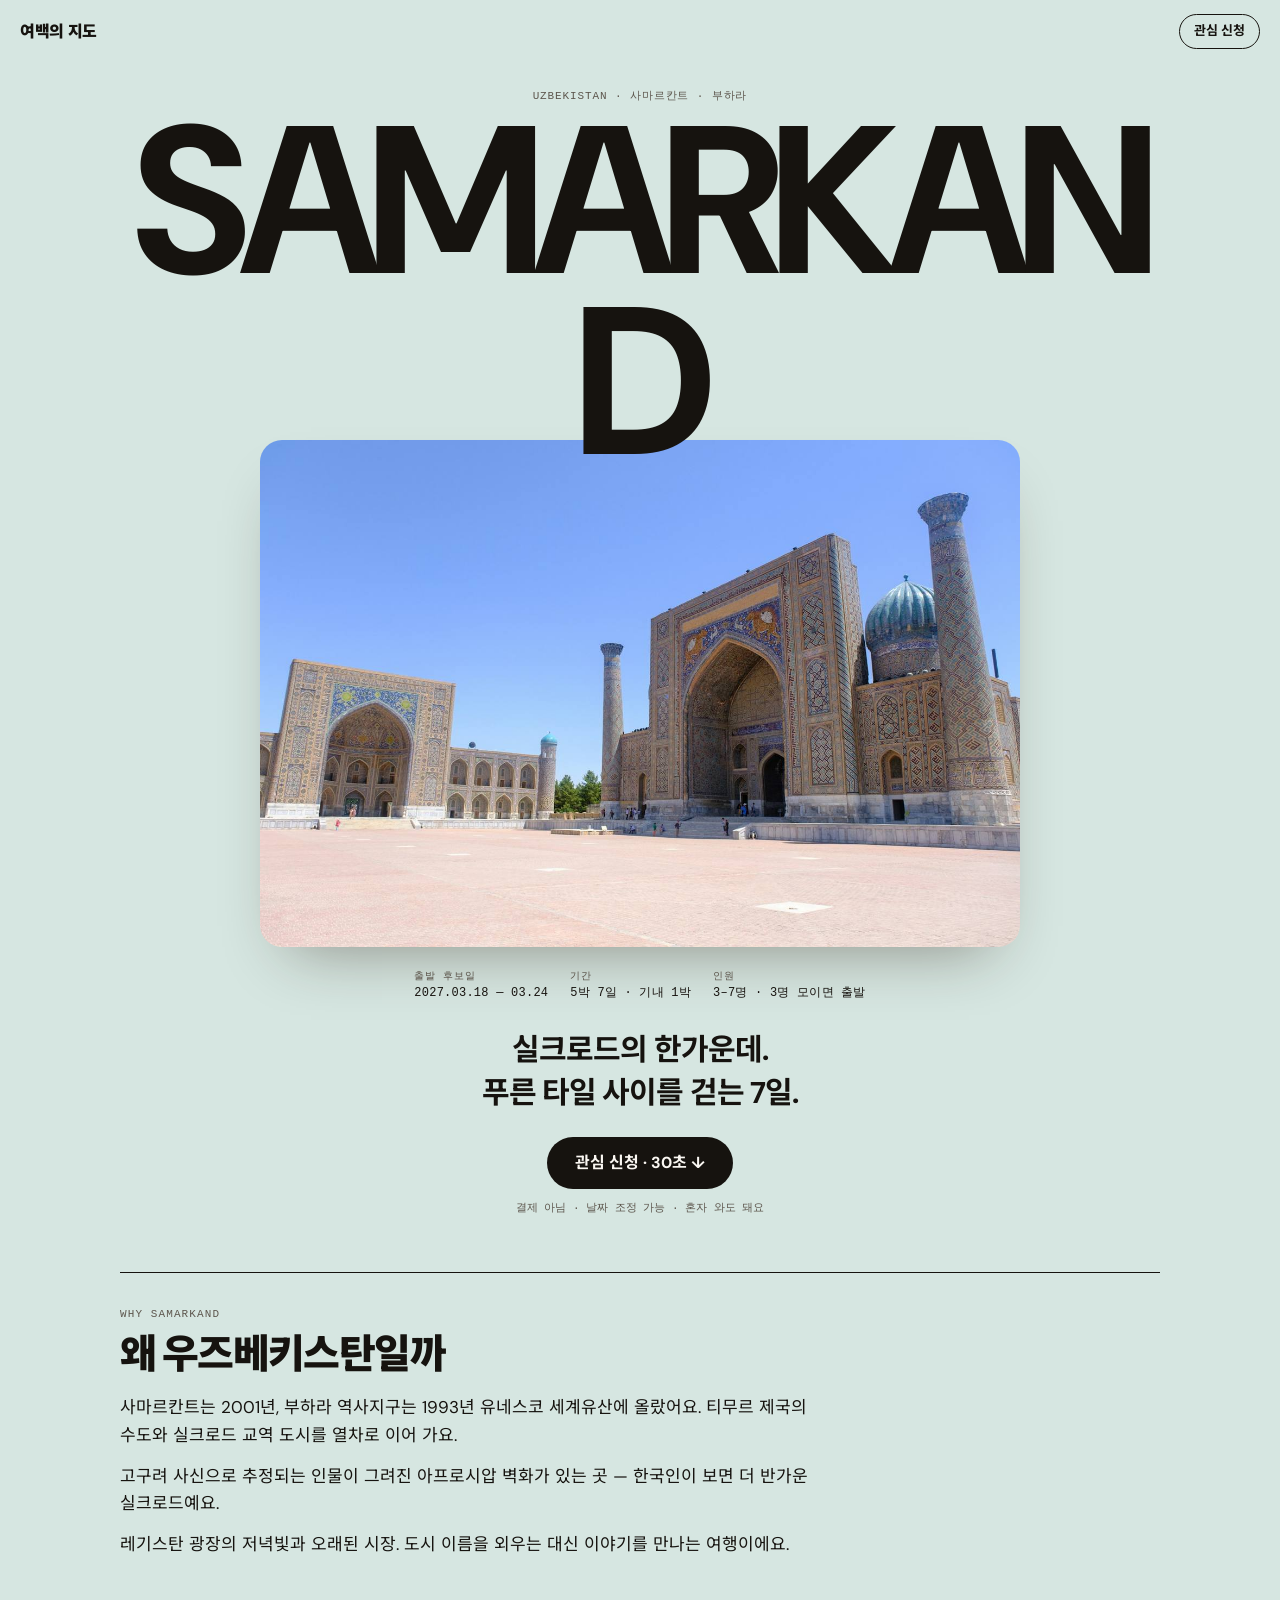
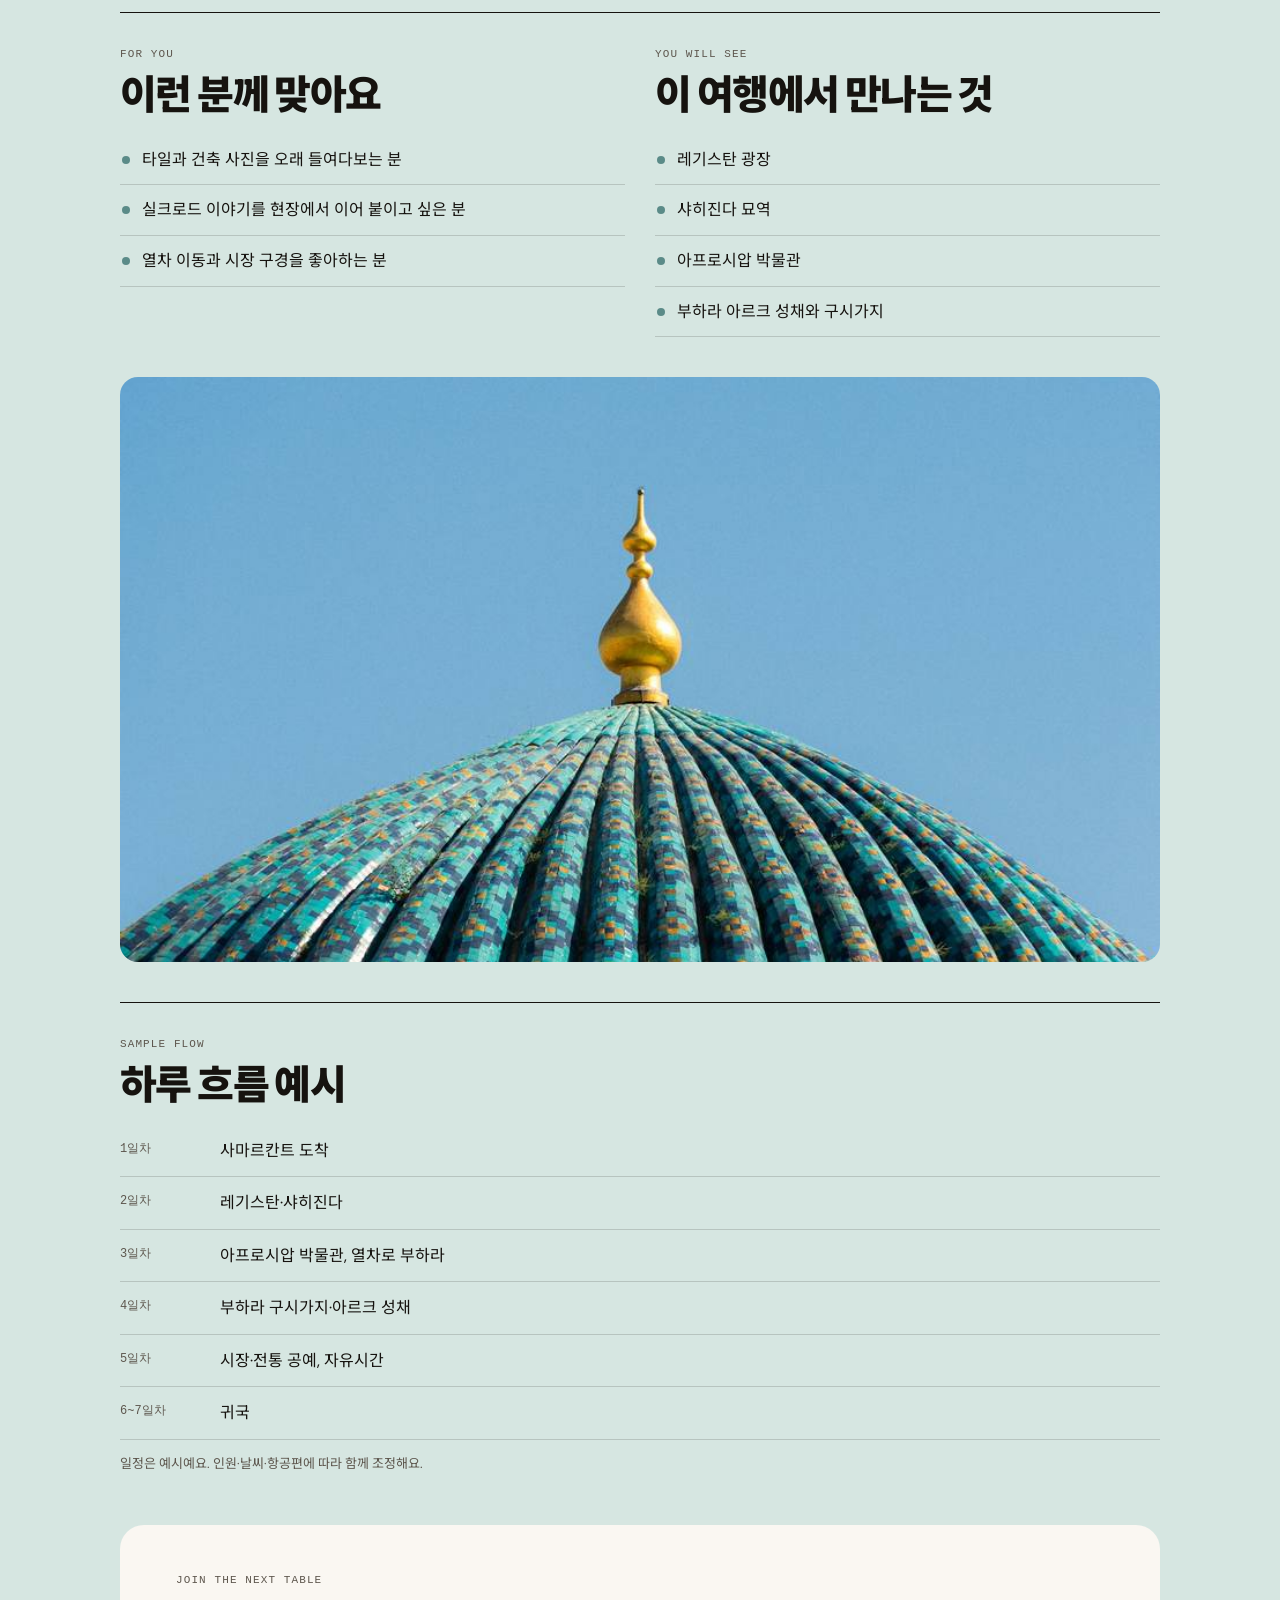
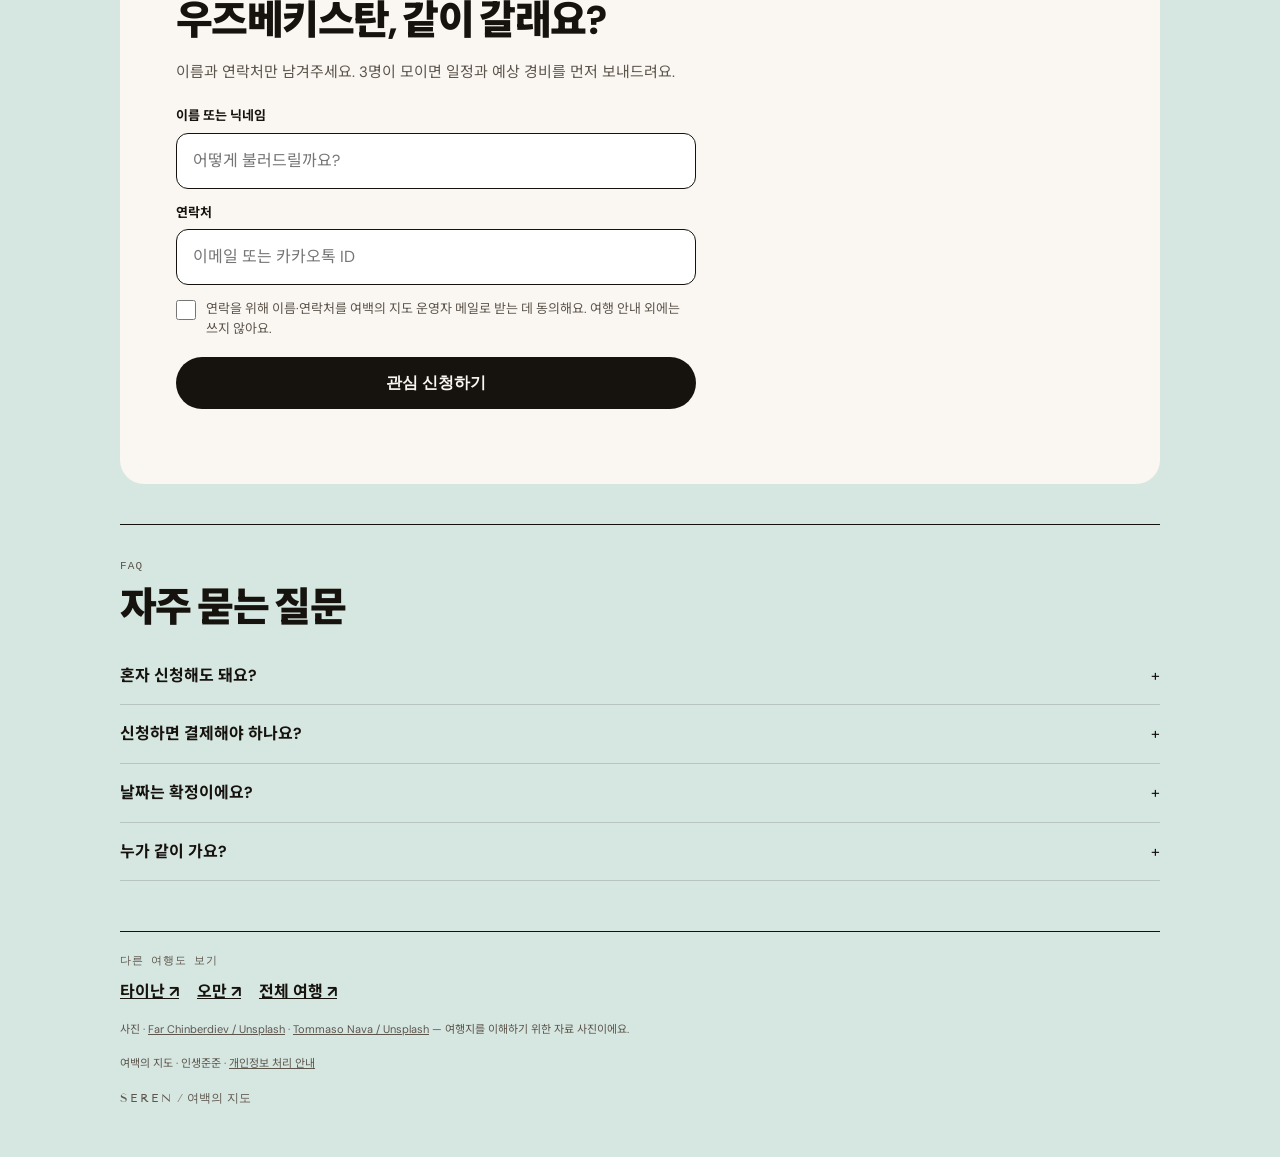
<file: go/uzbekistan/index.html>
<!doctype html>
<html lang="ko">
<head>
<meta charset="utf-8">
<script>(function(){var h=location.hostname;if(h!=="probe2928-crypto.github.io")return;try{if(sessionStorage.getItem("q_play")==="1")return}catch(e){}var p=new URLSearchParams(location.search);if(p.get("src")==="twa"||document.referrer.indexOf("android-app://")===0)return;var s=document.createElement("script");s.async=true;s.src="https://www.googletagmanager.com/gtag/js?id=G-8YQ1BGBDR7";document.head.appendChild(s);window.dataLayer=window.dataLayer||[];window.gtag=function(){dataLayer.push(arguments)};var D={ad_storage:"denied",ad_user_data:"denied",ad_personalization:"denied"};gtag("consent","default",Object.assign({analytics_storage:"denied",region:["AT","BE","BG","HR","CY","CZ","DK","EE","FI","FR","DE","GR","HU","IS","IE","IT","LV","LI","LT","LU","MT","NL","NO","PL","PT","RO","SK","SI","ES","SE","GB","CH"]},D));gtag("consent","default",Object.assign({analytics_storage:"granted"},D));gtag("js",new Date());gtag("config","G-8YQ1BGBDR7",{allow_google_signals:false,allow_ad_personalization_signals:false})})();</script>
<meta name="viewport" content="width=device-width, initial-scale=1">
<meta name="theme-color" content="#d6e6e1">
<title>우즈베키스탄 관심 신청 — 여백의 지도</title>
<meta name="description" content="우즈베키스탄, 푸른 제국의 밤 — 사마르칸트 · 부하라 · 5박 7일 · 기내 1박. 3명이 모이면 떠나는 소규모 역사 여행, 여백의 지도. 관심 신청은 결제가 아니에요.">
<link rel="canonical" href="https://probe2928-crypto.github.io/yeobaek/go/uzbekistan/">
<meta property="og:title" content="우즈베키스탄, 푸른 제국의 밤 — 여백의 지도">
<meta property="og:description" content="우즈베키스탄, 푸른 제국의 밤 — 사마르칸트 · 부하라 · 5박 7일 · 기내 1박. 3명이 모이면 떠나는 소규모 역사 여행, 여백의 지도. 관심 신청은 결제가 아니에요.">
<meta property="og:type" content="website">
<meta property="og:url" content="https://probe2928-crypto.github.io/yeobaek/go/uzbekistan/">
<meta property="og:image" content="https://probe2928-crypto.github.io/yeobaek/images/samarkand.jpg">
<meta name="twitter:card" content="summary_large_image">
<link rel="icon" href="../../favicon.ico">
<link rel="preconnect" href="https://fonts.googleapis.com"><link rel="preconnect" href="https://fonts.gstatic.com" crossorigin>
<link href="https://fonts.googleapis.com/css2?family=DM+Sans:wght@400;500;700&family=Noto+Sans+KR:wght@400;500;700;900&display=swap" rel="stylesheet">
<link rel="stylesheet" href="https://fonts.googleapis.com/css2?family=Tenor+Sans&display=swap">
<link rel="stylesheet" href="../go.css">
</head>
<body data-trip="uzbekistan" data-trip-name="우즈베키스탄" style="--bg:#d6e6e1;--tint:#5b8b88">
<header class="top"><a class="brand" href="../../" data-keep>여백의 지도</a><a class="top-cta" href="#apply">관심 신청</a></header>
<main>
<section class="hero">
 <span class="lab lab-a">UZBEKISTAN · 사마르칸트 · 부하라</span>
 <h1 class="word" aria-label="우즈베키스탄, 푸른 제국의 밤">SAMARKAND</h1>
 <figure class="shot"><img src="../../images/samarkand.jpg" alt="우즈베키스탄 풍경 (자료 사진)" width="1800" height="1200" fetchpriority="high"></figure>
 <ul class="specs">
  <li><span>출발 후보일</span>2027.03.18 — 03.24</li>
  <li><span>기간</span>5박 7일 · 기내 1박</li>
  <li><span>인원</span>3–7명 · 3명 모이면 출발</li>
 </ul>
 <p class="hook">실크로드의 한가운데.<br>푸른 타일 사이를 걷는 7일.</p>
 <a class="cta" href="#apply">관심 신청 · 30초 ↓</a>
 <p class="micro-note">결제 아님 · 날짜 조정 가능 · 혼자 와도 돼요</p>
</section>

<section class="block why"><h2><small>WHY SAMARKAND</small>왜 우즈베키스탄일까</h2><p>사마르칸트는 2001년, 부하라 역사지구는 1993년 유네스코 세계유산에 올랐어요. 티무르 제국의 수도와 실크로드 교역 도시를 열차로 이어 가요.</p><p>고구려 사신으로 추정되는 인물이 그려진 아프로시압 벽화가 있는 곳 — 한국인이 보면 더 반가운 실크로드예요.</p><p>레기스탄 광장의 저녁빛과 오래된 시장. 도시 이름을 외우는 대신 이야기를 만나는 여행이에요.</p></section>

<section class="block two">
 <div><h2><small>FOR YOU</small>이런 분께 맞아요</h2><ul class="dots"><li>타일과 건축 사진을 오래 들여다보는 분</li><li>실크로드 이야기를 현장에서 이어 붙이고 싶은 분</li><li>열차 이동과 시장 구경을 좋아하는 분</li></ul></div>
 <div><h2><small>YOU WILL SEE</small>이 여행에서 만나는 것</h2><ul class="dots"><li>레기스탄 광장</li><li>샤히진다 묘역</li><li>아프로시압 박물관</li><li>부하라 아르크 성채와 구시가지</li></ul></div>
</section>

<figure class="shot2"><img src="../../images/samarkand-dome.jpg" alt="우즈베키스탄 풍경 (자료 사진)" loading="lazy" width="1600" height="1067"></figure>

<section class="block"><h2><small>SAMPLE FLOW</small>하루 흐름 예시</h2><ol class="route"><li><span>1일차</span>사마르칸트 도착</li><li><span>2일차</span>레기스탄·샤히진다</li><li><span>3일차</span>아프로시압 박물관, 열차로 부하라</li><li><span>4일차</span>부하라 구시가지·아르크 성채</li><li><span>5일차</span>시장·전통 공예, 자유시간</li><li><span>6~7일차</span>귀국</li></ol>
<p class="fine">일정은 예시예요. 인원·날씨·항공편에 따라 함께 조정해요.</p></section>

<section class="apply" id="apply">
 <h2><small>JOIN THE NEXT TABLE</small>우즈베키스탄, 같이 갈래요?</h2>
 <p class="lead">이름과 연락처만 남겨주세요. 3명이 모이면 일정과 예상 경비를 먼저 보내드려요.</p>
 <form id="goForm" novalidate>
  <label>이름 또는 닉네임<input id="gName" name="name" maxlength="40" autocomplete="nickname" required placeholder="어떻게 불러드릴까요?"></label>
  <label>연락처<input id="gContact" name="contact" maxlength="80" required placeholder="이메일 또는 카카오톡 ID" autocomplete="email"></label>
  <label class="chk"><input type="checkbox" id="gConsent" required> 연락을 위해 이름·연락처를 여백의 지도 운영자 메일로 받는 데 동의해요. 여행 안내 외에는 쓰지 않아요.</label>
  <label class="hp" aria-hidden="true">웹사이트<input id="gHp" tabindex="-1" autocomplete="off"></label>
  <button class="cta" type="submit" id="gSend">관심 신청하기</button>
  <p class="err" id="gErr" role="alert"></p>
 </form>
 <div class="done" id="gDone" tabindex="-1" hidden>
  <h3>신청 받았어요.</h3>
  <p>24시간 안에 남겨주신 연락처로 연락드릴게요. 새 여행 소식은 카카오톡 공지방에서 먼저 받아보세요.</p>
  <a class="cta" href="https://open.kakao.com/o/gzvyLFTi" target="_blank" rel="noopener noreferrer">카카오톡 공지방 ↗</a>
 </div>
 <div class="fail" id="gFail" hidden>
  <p>지금은 자동 접수가 안 됐어요. 아래 중 편한 곳으로 한 줄만 보내주세요.</p>
  <a class="cta ghost" id="gMail" href="mailto:probe2928@gmail.com">이메일로 보내기 ↗</a>
  <a class="cta ghost" href="https://open.kakao.com/o/gzvyLFTi" target="_blank" rel="noopener noreferrer">카카오톡 ↗</a>
  <a class="cta ghost" href="https://www.instagram.com/lifejunjun/" target="_blank" rel="noopener noreferrer">인스타 DM ↗</a>
 </div>
</section>

<section class="block faq"><h2><small>FAQ</small>자주 묻는 질문</h2><details><summary>혼자 신청해도 돼요?</summary><p>네, 대부분 혼자 신청해요. 3명이 모이면 출발하는 소규모 여행이라 처음 만나도 금방 편해져요.</p></details><details><summary>신청하면 결제해야 하나요?</summary><p>아니요. 관심 신청은 결제나 예약 확정이 아니에요. 3명이 모이면 일정과 예상 경비를 먼저 안내드리고, 그때 정하시면 돼요.</p></details><details><summary>날짜는 확정이에요?</summary><p>지금 날짜는 출발 후보일이에요. 신청하신 분들 일정에 맞춰 조정할 수 있어요.</p></details><details><summary>누가 같이 가요?</summary><p>인생준준 세준이 함께 가요. 사학과를 나와 5년 동안 40번 넘게 해외를 다니며 역사 공부를 이어온 여행자예요. 유적 앞에서 같이 읽고, 같이 걷고, 같이 먹는 여행을 만들어요.</p></details></section>
</main>
<footer>
 <div class="more"><span>다른 여행도 보기</span><a href="../tainan/" data-keep>타이난 ↗</a><a href="../oman/" data-keep>오만 ↗</a><a href="../../#journeys" data-keep>전체 여행 ↗</a></div>
 <p class="credit">사진 · <a href="https://unsplash.com/photos/IdXyXm9DaQ8" target="_blank" rel="noopener noreferrer">Far Chinberdiev / Unsplash</a> · <a href="https://unsplash.com/photos/QrVQWl_4Cpo" target="_blank" rel="noopener noreferrer">Tommaso Nava / Unsplash</a> — 여행지를 이해하기 위한 자료 사진이에요.</p>
 <p class="credit">여백의 지도 · 인생준준 · <a href="../../privacy.html">개인정보 처리 안내</a></p>
 <p class="seren-line" style="margin:16px 0 0;font:12px/1.6 'Tenor Sans',sans-serif;color:var(--muted)"><span style="letter-spacing:.2em">SEREN</span> <span style="color:#8C8478">/</span> 여백의 지도</p>
</footer>
<script src="../go.js" defer></script>
</body>
</html>
</file>
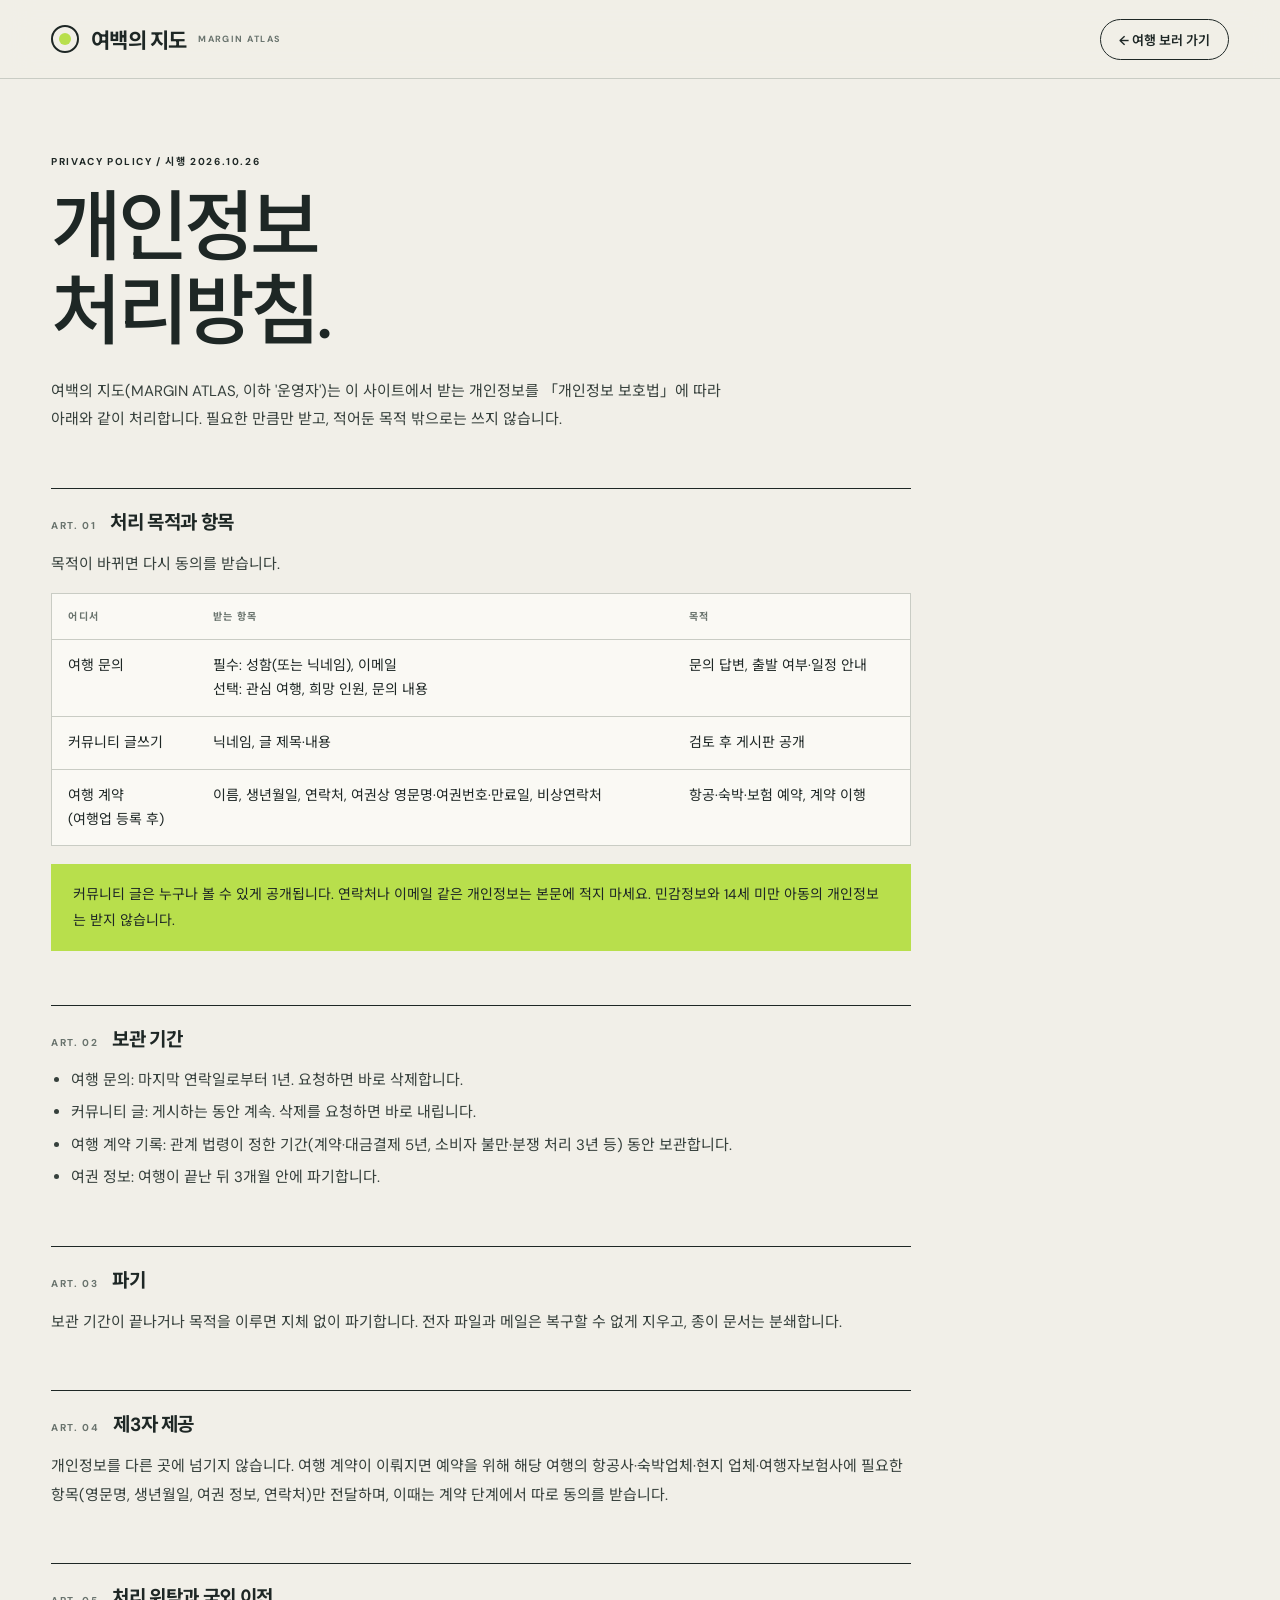
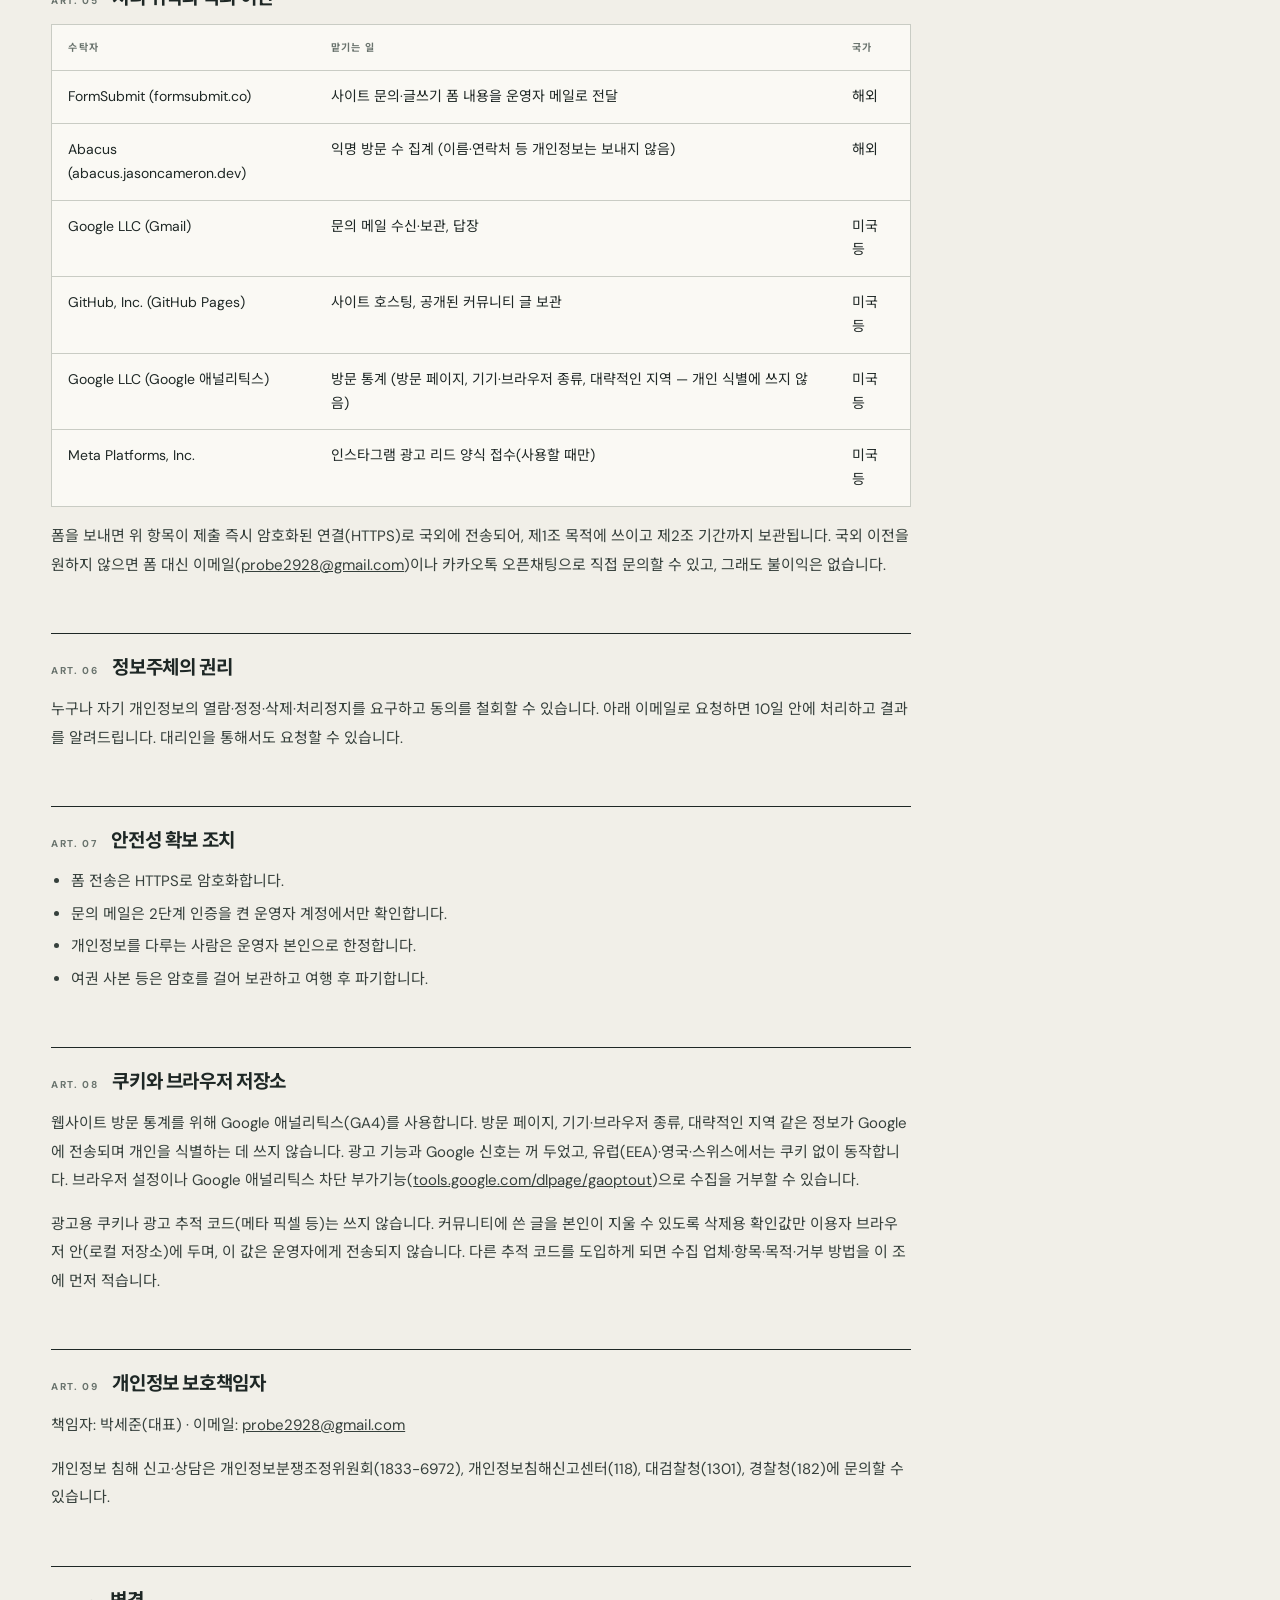
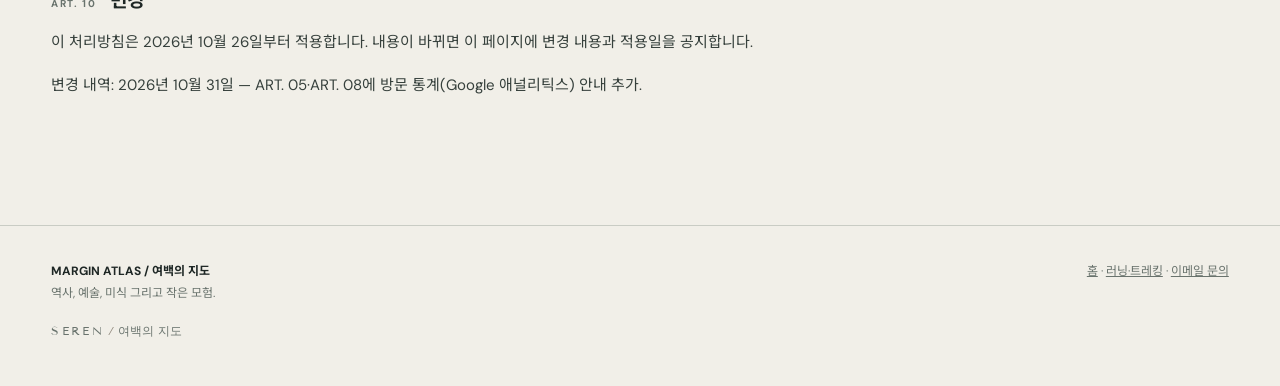
<file: privacy.html>
<!doctype html>
<html lang="ko">
<head>
<meta charset="utf-8"/>
<script>(function(){var h=location.hostname;if(h!=="probe2928-crypto.github.io")return;try{if(sessionStorage.getItem("q_play")==="1")return}catch(e){}var p=new URLSearchParams(location.search);if(p.get("src")==="twa"||document.referrer.indexOf("android-app://")===0)return;var s=document.createElement("script");s.async=true;s.src="https://www.googletagmanager.com/gtag/js?id=G-8YQ1BGBDR7";document.head.appendChild(s);window.dataLayer=window.dataLayer||[];window.gtag=function(){dataLayer.push(arguments)};var D={ad_storage:"denied",ad_user_data:"denied",ad_personalization:"denied"};gtag("consent","default",Object.assign({analytics_storage:"denied",region:["AT","BE","BG","HR","CY","CZ","DK","EE","FI","FR","DE","GR","HU","IS","IE","IT","LV","LI","LT","LU","MT","NL","NO","PL","PT","RO","SK","SI","ES","SE","GB","CH"]},D));gtag("consent","default",Object.assign({analytics_storage:"granted"},D));gtag("js",new Date());gtag("config","G-8YQ1BGBDR7",{allow_google_signals:false,allow_ad_personalization_signals:false})})();</script>
<script>/* 방문 집계 (화면 표시 없음) */(function(){try{var S="yb",N="lifejunjun-stats",A="https://abacus.jasoncameron.dev/hit/"+N+"/",d=new Date(Date.now()+324e5).toISOString().slice(0,10).replace(/-/g,"");function h(k){try{fetch(A+S+"_"+k,{keepalive:true}).catch(function(){})}catch(e){}}var q=location.search,r=document.referrer||"",u=navigator.userAgent||"",sns=/fbclid=|utm_source=(facebook|instagram|ig|meta|fb)/i.test(q)||/instagram\.com|facebook\.com/i.test(r)||/Instagram|FBAN|FBAV/.test(u),seen=null;try{seen=localStorage.getItem("_v"+S)}catch(e){}h("pv_"+d);if(seen!==d){h("uv_"+d);if(sns)h("sns_"+d);try{localStorage.setItem("_v"+S,d)}catch(e){}}var F=window.fetch;window.fetch=function(x){var p=F.apply(this,arguments);try{if(String(x&&x.url||x).indexOf("formsubmit.co")>-1)p.then(function(res){res.clone().json().then(function(j){if(j&&(j.success===true||j.success==="true"))h("apply_"+d)}).catch(function(){})}).catch(function(){})}catch(e){}return p}}catch(e){}})();</script>
<meta name="viewport" content="width=device-width, initial-scale=1"/>
<meta name="theme-color" content="#f1efe8"/>
<title>개인정보처리방침 — 여백의 지도 MARGIN ATLAS</title>
<meta name="description" content="여백의 지도(MARGIN ATLAS) 개인정보처리방침. 문의·커뮤니티·여행 계약에서 받는 정보와 보관 기간, 위탁, 권리 행사 방법."/>
<meta name="robots" content="index,follow"/>
<link rel="icon" href="favicon.ico"/>
<link rel="stylesheet" href="https://fonts.googleapis.com/css2?family=Tenor+Sans&display=swap">
<style>
@import url('https://fonts.googleapis.com/css2?family=DM+Sans:wght@400;500;600;700&family=Noto+Sans+KR:wght@300;400;500;600;700&display=swap');
:root{--ink:#1e2725;--paper:#f1efe8;--white:#faf9f4;--line:#c9ccc4;--muted:#69736d;--accent:#b8df4c;--deep:#183f36}
*{box-sizing:border-box}html{scroll-behavior:smooth}
body{margin:0;color:var(--ink);background:var(--paper);font-family:'DM Sans','Noto Sans KR',sans-serif;-webkit-font-smoothing:antialiased}
a{color:inherit}
.wrap{max-width:1440px;margin:auto;padding:0 4vw}
nav{position:sticky;top:0;z-index:20;background:rgba(241,239,232,.96);backdrop-filter:blur(15px);border-bottom:1px solid var(--line)}
nav .inner{height:78px;display:flex;align-items:center;justify-content:space-between;gap:24px}
.brand{display:flex;align-items:center;gap:12px;font-weight:700;font-size:21px;letter-spacing:-.04em;text-decoration:none}
.brand-symbol{width:28px;height:28px;border:2px solid var(--ink);border-radius:50%;display:grid;place-items:center}
.brand-symbol:after{content:'';width:12px;height:12px;border-radius:50%;background:var(--accent)}
.micro{font-size:10px;font-weight:700;letter-spacing:.16em;text-transform:uppercase}
.back{font-size:13px;font-weight:600;text-decoration:none;border:1px solid var(--ink);border-radius:99px;padding:10px 18px;white-space:nowrap}
.back:hover{background:var(--ink);color:var(--white)}
.doc{max-width:860px;padding:70px 0 110px}
.doc h1{font-size:clamp(40px,6vw,78px);font-weight:500;letter-spacing:-.06em;line-height:1.1;margin:16px 0 22px}
.lede{font-size:15px;line-height:1.9;color:#4c5752;max-width:680px}
.doc h2{font-size:19px;font-weight:700;letter-spacing:-.02em;margin:54px 0 14px;padding-top:18px;border-top:1px solid var(--ink);display:flex;gap:14px;align-items:baseline}
.doc h2 .no{font-size:10px;letter-spacing:.16em;color:var(--muted);font-weight:700;min-width:44px}
.doc p,.doc li{font-size:15px;line-height:1.9;color:#36403c}
.doc ul{padding-left:20px;margin:0}.doc li+li{margin-top:4px}
.table{overflow-x:auto;margin:14px 0;background:var(--white);border:1px solid var(--line)}
table{width:100%;border-collapse:collapse;font-size:14px;min-width:540px}
th,td{text-align:left;padding:14px 16px;border-bottom:1px solid var(--line);vertical-align:top;line-height:1.7}
tr:last-child td{border-bottom:0}
th{font-size:10px;letter-spacing:.14em;text-transform:uppercase;color:var(--muted);font-weight:700}
.note{background:var(--accent);padding:18px 22px;font-size:14px;line-height:1.8;margin:18px 0}
footer{border-top:1px solid var(--line);padding:34px 0 46px;font-size:12px;color:var(--muted);line-height:1.9}
footer .row{display:flex;justify-content:space-between;gap:20px;flex-wrap:wrap}
@media(max-width:650px){.wrap{padding:0 20px}nav .inner{height:65px}.brand{font-size:18px}.brand .micro{display:none}.doc{padding:46px 0 80px}.doc h2{flex-direction:column;gap:4px}}
</style>
</head>
<body>
<nav><div class="wrap inner"><a class="brand" href="./"><span class="brand-symbol"></span>여백의 지도 <span class="micro" style="font-size:9px;color:var(--muted)">MARGIN ATLAS</span></a><a class="back" href="./">← 여행 보러 가기</a></div></nav>
<main class="wrap">
<article class="doc">
<span class="micro">PRIVACY POLICY / 시행 2026.10.26</span>
<h1>개인정보<br>처리방침.</h1>
<p class="lede">여백의 지도(MARGIN ATLAS, 이하 '운영자')는 이 사이트에서 받는 개인정보를 「개인정보 보호법」에 따라 아래와 같이 처리합니다. 필요한 만큼만 받고, 적어둔 목적 밖으로는 쓰지 않습니다.</p>

<h2><span class="no">ART. 01</span>처리 목적과 항목</h2>
<p>목적이 바뀌면 다시 동의를 받습니다.</p>
<div class="table"><table><thead><tr><th>어디서</th><th>받는 항목</th><th>목적</th></tr></thead><tbody>
<tr><td>여행 문의</td><td>필수: 성함(또는 닉네임), 이메일<br>선택: 관심 여행, 희망 인원, 문의 내용</td><td>문의 답변, 출발 여부·일정 안내</td></tr>
<tr><td>커뮤니티 글쓰기</td><td>닉네임, 글 제목·내용</td><td>검토 후 게시판 공개</td></tr>
<tr><td>여행 계약<br>(여행업 등록 후)</td><td>이름, 생년월일, 연락처, 여권상 영문명·여권번호·만료일, 비상연락처</td><td>항공·숙박·보험 예약, 계약 이행</td></tr>
</tbody></table></div>
<div class="note">커뮤니티 글은 누구나 볼 수 있게 공개됩니다. 연락처나 이메일 같은 개인정보는 본문에 적지 마세요. 민감정보와 14세 미만 아동의 개인정보는 받지 않습니다.</div>

<h2><span class="no">ART. 02</span>보관 기간</h2>
<ul>
<li>여행 문의: 마지막 연락일로부터 1년. 요청하면 바로 삭제합니다.</li>
<li>커뮤니티 글: 게시하는 동안 계속. 삭제를 요청하면 바로 내립니다.</li>
<li>여행 계약 기록: 관계 법령이 정한 기간(계약·대금결제 5년, 소비자 불만·분쟁 처리 3년 등) 동안 보관합니다.</li>
<li>여권 정보: 여행이 끝난 뒤 3개월 안에 파기합니다.</li>
</ul>

<h2><span class="no">ART. 03</span>파기</h2>
<p>보관 기간이 끝나거나 목적을 이루면 지체 없이 파기합니다. 전자 파일과 메일은 복구할 수 없게 지우고, 종이 문서는 분쇄합니다.</p>

<h2><span class="no">ART. 04</span>제3자 제공</h2>
<p>개인정보를 다른 곳에 넘기지 않습니다. 여행 계약이 이뤄지면 예약을 위해 해당 여행의 항공사·숙박업체·현지 업체·여행자보험사에 필요한 항목(영문명, 생년월일, 여권 정보, 연락처)만 전달하며, 이때는 계약 단계에서 따로 동의를 받습니다.</p>

<h2><span class="no">ART. 05</span>처리 위탁과 국외 이전</h2>
<div class="table"><table><thead><tr><th>수탁자</th><th>맡기는 일</th><th>국가</th></tr></thead><tbody>
<tr><td>FormSubmit (formsubmit.co)</td><td>사이트 문의·글쓰기 폼 내용을 운영자 메일로 전달</td><td>해외</td></tr>
<tr><td>Abacus (abacus.jasoncameron.dev)</td><td>익명 방문 수 집계 (이름·연락처 등 개인정보는 보내지 않음)</td><td>해외</td></tr>
<tr><td>Google LLC (Gmail)</td><td>문의 메일 수신·보관, 답장</td><td>미국 등</td></tr>
<tr><td>GitHub, Inc. (GitHub Pages)</td><td>사이트 호스팅, 공개된 커뮤니티 글 보관</td><td>미국 등</td></tr>
<tr><td>Google LLC (Google 애널리틱스)</td><td>방문 통계 (방문 페이지, 기기·브라우저 종류, 대략적인 지역 — 개인 식별에 쓰지 않음)</td><td>미국 등</td></tr>
<tr><td>Meta Platforms, Inc.</td><td>인스타그램 광고 리드 양식 접수(사용할 때만)</td><td>미국 등</td></tr>
</tbody></table></div>
<p>폼을 보내면 위 항목이 제출 즉시 암호화된 연결(HTTPS)로 국외에 전송되어, 제1조 목적에 쓰이고 제2조 기간까지 보관됩니다. 국외 이전을 원하지 않으면 폼 대신 이메일(<a href="mailto:probe2928@gmail.com">probe2928@gmail.com</a>)이나 카카오톡 오픈채팅으로 직접 문의할 수 있고, 그래도 불이익은 없습니다.</p>

<h2><span class="no">ART. 06</span>정보주체의 권리</h2>
<p>누구나 자기 개인정보의 열람·정정·삭제·처리정지를 요구하고 동의를 철회할 수 있습니다. 아래 이메일로 요청하면 10일 안에 처리하고 결과를 알려드립니다. 대리인을 통해서도 요청할 수 있습니다.</p>

<h2><span class="no">ART. 07</span>안전성 확보 조치</h2>
<ul>
<li>폼 전송은 HTTPS로 암호화합니다.</li>
<li>문의 메일은 2단계 인증을 켠 운영자 계정에서만 확인합니다.</li>
<li>개인정보를 다루는 사람은 운영자 본인으로 한정합니다.</li>
<li>여권 사본 등은 암호를 걸어 보관하고 여행 후 파기합니다.</li>
</ul>

<h2><span class="no">ART. 08</span>쿠키와 브라우저 저장소</h2>
<p>웹사이트 방문 통계를 위해 Google 애널리틱스(GA4)를 사용합니다. 방문 페이지, 기기·브라우저 종류, 대략적인 지역 같은 정보가 Google에 전송되며 개인을 식별하는 데 쓰지 않습니다. 광고 기능과 Google 신호는 꺼 두었고, 유럽(EEA)·영국·스위스에서는 쿠키 없이 동작합니다. 브라우저 설정이나 Google 애널리틱스 차단 부가기능(<a href="https://tools.google.com/dlpage/gaoptout" target="_blank" rel="noopener">tools.google.com/dlpage/gaoptout</a>)으로 수집을 거부할 수 있습니다.</p>
<p>광고용 쿠키나 광고 추적 코드(메타 픽셀 등)는 쓰지 않습니다. 커뮤니티에 쓴 글을 본인이 지울 수 있도록 삭제용 확인값만 이용자 브라우저 안(로컬 저장소)에 두며, 이 값은 운영자에게 전송되지 않습니다. 다른 추적 코드를 도입하게 되면 수집 업체·항목·목적·거부 방법을 이 조에 먼저 적습니다.</p>

<h2><span class="no">ART. 09</span>개인정보 보호책임자</h2>
<p>책임자: 박세준(대표) · 이메일: <a href="mailto:probe2928@gmail.com">probe2928@gmail.com</a></p>
<p>개인정보 침해 신고·상담은 개인정보분쟁조정위원회(1833-6972), 개인정보침해신고센터(118), 대검찰청(1301), 경찰청(182)에 문의할 수 있습니다.</p>

<h2><span class="no">ART. 10</span>변경</h2>
<p>이 처리방침은 2026년 10월 26일부터 적용합니다. 내용이 바뀌면 이 페이지에 변경 내용과 적용일을 공지합니다.</p>
<p>변경 내역: 2026년 10월 31일 — ART. 05·ART. 08에 방문 통계(Google 애널리틱스) 안내 추가.</p>
</article>
</main>
<footer><div class="wrap row"><div><b style="color:var(--ink)">MARGIN ATLAS / 여백의 지도</b><br>역사, 예술, 미식 그리고 작은 모험.</div><div><a href="./">홈</a> · <a href="run.html">러닝·트레킹</a> · <a href="mailto:probe2928@gmail.com">이메일 문의</a></div></div><div class="wrap"><p class="seren-line" style="margin:16px 0 0;font:12px/1.6 'Tenor Sans',sans-serif;color:inherit"><span style="letter-spacing:.2em">SEREN</span> <span style="color:#8C8478">/</span> 여백의 지도</p></div></footer>
<script src="https://chainbrief.app/network.js" data-site="yeobaek" defer></script>
</body>
</html>
</file>
<file: home.css>
.sr-only{position:absolute;width:1px;height:1px;padding:0;margin:-1px;overflow:hidden;clip:rect(0,0,0,0);white-space:nowrap;border:0}
.carousel{padding:26px 0 28px}.carousel-shell{border:1px solid var(--line);background:var(--deep)}.carousel-track{display:flex;overflow-x:auto;scroll-snap-type:x mandatory;scrollbar-width:none;overscroll-behavior-x:contain}.carousel-track::-webkit-scrollbar{display:none}.hero-slide{isolation:isolate;position:relative;flex:0 0 100%;min-width:0;min-height:640px;scroll-snap-align:start;scroll-snap-stop:always;display:flex;align-items:center;color:var(--white);overflow:hidden;padding:54px 5vw 76px}.slide-photo{position:absolute;inset:0;width:100%;height:100%;object-fit:cover;z-index:-3}.slide-shade{position:absolute;inset:0;background:linear-gradient(90deg,rgba(9,29,25,.91),rgba(9,29,25,.63) 43%,rgba(9,29,25,.10) 82%),linear-gradient(0deg,rgba(9,29,25,.42),transparent 40%);z-index:-2}.slide-content{width:min(720px,76%)}.carousel .slide-content h1,.carousel .slide-content h2{font-family:'Noto Sans KR',sans-serif;font-size:clamp(42px,5.8vw,84px);font-weight:500;line-height:1.23;letter-spacing:-.065em;margin:30px 0 22px}.carousel .slide-content h1 em,.carousel .slide-content h2 em{color:var(--accent);font-style:normal;font-weight:500}.slide-content>p{font-size:16px;line-height:1.95;color:#f3f5ed;margin:0 0 28px}.slide-actions{display:flex;gap:12px;flex-wrap:wrap}.slide-actions .pill{font-size:13px;min-height:48px;padding:13px 22px}.pill.lime{background:var(--accent);color:var(--ink);border-color:var(--accent)}.pill.lime:hover{background:#d3f17f}.pill.glass{background:rgba(255,255,255,.07);color:white;border-color:#e0e7dd}.pill.glass:hover{background:white;color:var(--ink)}.slide-footnote{display:block;margin-top:28px;font-size:11px;line-height:1.7;color:#e5ebdf}.photo-credit{position:absolute;bottom:24px;right:24px;font-size:9px;color:white;background:#132d27a6;padding:7px 10px;border-radius:20px}.photo-credit:hover{text-decoration:underline}.carousel-controls{display:flex;align-items:center;justify-content:space-between;gap:20px;background:var(--paper);padding:17px 24px;color:var(--ink)}.carousel-caption{display:flex;gap:25px;align-items:center}.carousel-caption .micro{font-size:9px}.carousel-caption #heroCount{font-size:16px;letter-spacing:.03em}.carousel-caption #heroCount span{color:var(--muted);font-size:12px}.carousel-dots{display:flex;align-items:center;gap:5px}.carousel-dots button{width:36px;height:40px;border:0;background:transparent;cursor:pointer;position:relative}.carousel-dots button:after{content:'';position:absolute;left:7px;right:7px;top:18px;height:3px;background:#bcc1b7;transition:background .2s}.carousel-dots button.active:after{background:var(--deep);height:4px}.carousel-arrows{display:flex;gap:8px}.carousel-arrows button{width:42px;height:42px;border:1px solid var(--line);border-radius:50%;background:transparent;cursor:pointer;font-size:20px}.carousel-arrows button:hover{background:var(--deep);color:white}.hero-quick-form{margin-left:auto;width:370px;flex-shrink:0;background:var(--white);color:var(--ink);padding:30px;box-shadow:0 20px 70px #0d211f33}.hero-quick-form h3{font-size:23px;margin:14px 0 22px;letter-spacing:-.04em}.hero-quick-form label{display:block;font-size:12px;font-weight:600;margin:14px 0}.hero-quick-form input,.hero-quick-form select,.hero-quick-form textarea{display:block;width:100%;margin-top:7px;background:#fff;border:1px solid var(--line);padding:11px;font-size:13px;resize:vertical}.hero-quick-form .pill{width:100%;margin-top:4px}.hero-quick-form>p{font-size:10px;line-height:1.6;color:var(--muted);margin:12px 0 0}.inquiry-slide{gap:35px}.inquiry-slide .slide-content{width:54%;max-width:600px}.inquiry-slide .slide-content h2{font-size:clamp(38px,4.2vw,64px)}.inquiry-slide .slide-content p{font-size:14px}.destination-photo{position:absolute;inset:0;width:100%;height:100%;object-fit:cover;z-index:1}.visual:has(.destination-photo):before,.visual:has(.destination-photo):after{display:none}.visual:has(.destination-photo) .num,.visual:has(.destination-photo) .code{z-index:2;text-shadow:0 1px 8px #000}.visual:has(.destination-photo) .num{background:#173e35c4;padding:6px 8px}.visual:has(.destination-photo) .badge{z-index:3}.contact-grid{display:grid;grid-template-columns:.85fr 1.15fr;gap:7vw;align-items:start}.contact-copy{position:sticky;top:110px}.contact-copy>p{font-size:15px;line-height:1.9;color:#dce4dc}.contact-copy h2{font-size:clamp(46px,5vw,74px);line-height:1.17}.inquiry-steps{list-style:none;padding:0;margin:36px 0}.inquiry-steps li{font-size:13px;line-height:1.8;display:flex;gap:16px;padding:16px 0;border-bottom:1px solid #ffffff26}.inquiry-steps span{color:var(--accent);font-size:11px;min-width:20px}.contact-links{display:flex;flex-wrap:wrap;gap:20px;font-size:12px}.contact-links a{border-bottom:1px solid #c2d4c4;padding-bottom:5px}.contact-copy .contact-note{font-size:11px;color:#acbeb3;margin-top:28px}.inquiry-inline{background:var(--white);color:var(--ink);padding:36px;min-width:0;scroll-margin-top:120px}.inquiry-inline h3{font-size:28px;letter-spacing:-.04em;margin:12px 0 28px}.contact .inquiry-inline .pill{border-color:var(--ink);color:var(--ink)}.contact .inquiry-inline .pill.dark{color:white;background:var(--ink)}.contact .inquiry-inline .pill.dark:hover{background:var(--deep)}.contact .inquiry-inline .pill:not(.dark):hover{background:var(--ink);color:white}.inquiry-inline textarea{resize:vertical}.inquiry-inline .form-success{background:transparent;padding:0}.inquiry-inline .form-success p{line-height:1.8}.inquiry-inline .form-success:focus{outline:none}.inquiry-inline #inquiryCopy{min-height:260px}.inquiry-inline .form-success h3{font-size:23px}.inquiry-inline .social-row{gap:8px}.inquiry-inline .social-row .pill{font-size:11px;padding:11px 13px}.inquiry-inline .form-grid{gap:18px}.inquiry-inline .form-grid input:focus,.inquiry-inline .form-grid textarea:focus,.inquiry-inline select:focus,.hero-quick-form input:focus,.hero-quick-form select:focus,.hero-quick-form textarea:focus{outline:2px solid #44744b;outline-offset:2px}
@media(max-width:1000px){.hero-slide{min-height:620px;padding:45px 38px 70px}.slide-content{width:85%}.inquiry-slide{align-items:flex-start;gap:24px}.inquiry-slide .slide-content{width:48%}.hero-quick-form{width:330px;padding:24px}.contact-grid{grid-template-columns:1fr;gap:40px}.contact-copy{position:static}.contact-copy h2 br{display:none}.inquiry-steps{max-width:650px;margin:25px 0}.carousel-caption .micro{display:none}}
@media(max-width:650px){.carousel{padding:14px 0 20px}.carousel>.wrap{padding:0 12px}.hero-slide{min-height:630px;padding:38px 24px 88px;align-items:center}.slide-content{width:100%}.carousel .slide-content h1,.carousel .slide-content h2{font-size:43px;margin:25px 0 22px;line-height:1.27}.slide-content>.micro{font-size:9px}.slide-content>p{font-size:13px;line-height:2}.slide-shade{background:linear-gradient(90deg,#102f28e6,#102f28a3 65%,#102f2850),linear-gradient(0deg,#102f2877,transparent)}.slide-actions{gap:9px}.slide-actions .pill{font-size:11px;padding:12px 16px}.photo-credit{right:16px;bottom:19px;font-size:8px}.slide-footnote{font-size:10px;margin-top:24px}.carousel-controls{gap:8px;padding:11px 14px}.carousel-dots{gap:0}.carousel-dots button{width:27px}.carousel-dots button:after{left:5px;right:5px}.carousel-arrows{gap:5px}.carousel-arrows button{width:36px;height:36px}.carousel-caption #heroCount{font-size:13px}.carousel-caption #heroCount span{font-size:10px}.inquiry-slide{display:block;padding:28px 20px 58px}.inquiry-slide .slide-content{width:100%}.inquiry-slide .slide-content h2{font-size:30px;margin:16px 0}.inquiry-slide .slide-content p{display:none}.hero-quick-form{margin-top:24px;width:100%;padding:22px}.hero-quick-form>.micro{display:none}.hero-quick-form h3{font-size:20px;margin:0 0 16px}.hero-quick-form label{margin:11px 0}.hero-quick-form textarea{min-height:60px}.contact{padding:65px 0}.contact-grid{gap:30px}.contact-copy h2{font-size:48px}.contact-copy h2 br{display:block}.inquiry-inline{padding:25px 20px}.inquiry-inline h3{font-size:24px}.inquiry-inline .form-grid{grid-template-columns:1fr}.inquiry-inline .form-grid .full{grid-column:auto}.inquiry-inline .notice{font-size:11px}.inquiry-inline .social-row{flex-direction:column}.inquiry-inline .social-row .pill{width:100%}}
@media(prefers-reduced-motion:reduce){.carousel-track{scroll-behavior:auto}}

/* 히어로 모션: 활성 슬라이드 사진 천천히 줌(켄번스) + 문구 순차 등장 + 진행 점 채움 */
@keyframes heroDrift{from{transform:scale(1.001) translate3d(0,0,0)}to{transform:scale(1.075) translate3d(-1.2%,-.8%,0)}}
@keyframes heroRise{from{opacity:.25;transform:translateY(22px);clip-path:inset(0 0 100% 0)}to{opacity:1;transform:none;clip-path:inset(0 0 -20% 0)}}
.hero-slide .slide-photo{transform-origin:62% 48%;will-change:transform}
.hero-slide.is-active .slide-photo{animation:heroDrift 14s cubic-bezier(.25,.1,.25,1) both}
.hero-slide.is-active .slide-content>*{animation:heroRise .9s cubic-bezier(.2,.7,.1,1) both}
.hero-slide.is-active .slide-content>*:nth-child(2){animation-delay:.12s}
.hero-slide.is-active .slide-content>*:nth-child(3){animation-delay:.26s}
.hero-slide.is-active .slide-content>*:nth-child(4){animation-delay:.38s}
.hero-slide.is-active .slide-content>*:nth-child(5){animation-delay:.48s}
.hero-slide.is-active .photo-credit{animation:heroRise .9s .6s both}
.carousel-dots button:after{transform-origin:left center;transition:background .2s,transform .5s cubic-bezier(.2,.7,.1,1)}
.carousel-dots button:not(.active):after{transform:scaleX(.55)}
.carousel-dots button:hover:not(.active):after{transform:scaleX(.8);background:#8f978a}
@media(prefers-reduced-motion:reduce){.hero-slide.is-active .slide-photo,.hero-slide.is-active .slide-content>*,.hero-slide.is-active .photo-credit{animation:none}.carousel-dots button:after{transition:none}}
/* 2026-10-28 여행 카드: '이런 분께' 한 줄 — 마우스 기기는 사진 위로 올라오는 패널, 터치 기기는 본문 한 줄 */
.fit-veil{position:absolute;left:0;right:0;bottom:0;z-index:2;padding:20px 22px 22px;background:linear-gradient(180deg,rgba(24,63,54,.0),rgba(24,63,54,.94) 34%);color:#faf9f4;transform:translateY(101%);transition:transform .45s cubic-bezier(.2,.7,.2,1)}
.fit-veil small{display:block;font-size:10px;font-weight:700;letter-spacing:.16em;color:var(--accent);margin:18px 0 8px}
.fit-veil p{margin:0;font-family:Georgia,'Noto Serif KR',serif;font-size:19px;line-height:1.42;letter-spacing:-.03em;word-break:keep-all;text-wrap:balance}
.card.feature .fit-veil,.card.wide .fit-veil{padding:28px 34px 32px}
.card.feature .fit-veil p,.card.wide .fit-veil p{font-size:clamp(20px,2vw,27px);max-width:560px}
@media (hover:hover) and (pointer:fine){.card:hover .fit-veil,.card:focus-visible .fit-veil{transform:none}.card:hover .visual .code,.card:focus-visible .visual .code{opacity:0;transition:opacity .2s}}
@media (hover:none),(pointer:coarse){.fit-veil{display:none}}
.fit-line{display:none;margin:12px 0 0;padding-top:12px;border-top:1px dashed var(--line);font-size:12.5px;line-height:1.6;color:var(--ink);word-break:keep-all}
.fit-line span{display:inline-block;margin-right:8px;padding:2px 7px;background:var(--deep);color:var(--accent);font-size:10px;font-weight:700;letter-spacing:.06em;vertical-align:1px}
@media (hover:none),(pointer:coarse){.fit-line{display:block}}
@media (prefers-reduced-motion:reduce){.fit-veil{transition:opacity .2s;transform:none;opacity:0}.card:hover .fit-veil,.card:focus-visible .fit-veil{opacity:1}}
</file>
<file: editorial.css>
.journal-cover,.journal-photo,.trip-photo-gallery figure{margin:0}.journal-cover{margin:-30px -30px 26px}.journal-cover img{display:block;width:100%;height:275px;object-fit:cover}.journal-cover figcaption{padding:10px 16px 0}.journal-photo{margin:24px 0}.journal-photo img{display:block;width:100%;height:auto;max-height:540px;object-fit:cover}.journal-photo figcaption,.journal-cover figcaption,.trip-photo-gallery figcaption{font-size:10px;line-height:1.7;color:var(--muted);overflow-wrap:anywhere}.journal-photo figcaption{padding-top:9px}.journal-photo figcaption a,.journal-cover figcaption a,.trip-photo-gallery figcaption a{text-decoration:underline;text-underline-offset:3px}.trip-photo-gallery{display:grid;grid-template-columns:repeat(2,minmax(0,1fr));gap:16px;margin:0 0 16px}.trip-photo-gallery figure:first-child{grid-column:1/-1}.trip-photo-gallery img{display:block;width:100%;height:190px;object-fit:cover}.trip-photo-gallery figure:first-child img{height:300px}.trip-photo-gallery figcaption{padding-top:7px}.travel-concept{padding:18px 20px;margin:20px 0;background:#e7eddb;border-left:3px solid var(--deep);font-size:13px;line-height:1.8}.about .tiny-note{font-size:14px;color:var(--deep);border-left:3px solid var(--accent);padding-left:18px}figure a:focus-visible{outline:3px solid var(--deep);outline-offset:3px}.journal-cover img,.journal-photo img,.trip-photo-gallery img{transition:filter .2s}figure a:hover img{filter:brightness(1.05)}
@media(max-width:650px){.journal-cover{margin:-24px -24px 22px}.journal-cover img{height:235px}.journal-cover figcaption{padding-inline:20px}.trip-photo-gallery{gap:12px}.trip-photo-gallery img{height:140px}.trip-photo-gallery figure:first-child img{height:220px}.travel-concept{font-size:12px;padding:14px 16px}}
/* 칼럼 수가 홀수일 때 마지막 카드는 가로형으로 펼쳐 빈칸을 없앤다 */
@media(min-width:901px){.journal-grid>.editor-card:last-child:nth-child(odd){grid-column:1/-1;display:grid;grid-template-columns:minmax(0,1.2fr) minmax(0,1fr);column-gap:48px;align-content:start}.journal-grid>.editor-card:last-child:nth-child(odd)>*{grid-column:2}.journal-grid>.editor-card:last-child:nth-child(odd)>.journal-cover{grid-column:1;grid-row:1/span 6;margin:-30px 0 -30px -30px;display:flex;flex-direction:column}.journal-grid>.editor-card:last-child:nth-child(odd)>.journal-cover>a{flex:1;display:block;min-height:360px}.journal-grid>.editor-card:last-child:nth-child(odd)>.journal-cover img{height:100%;min-height:360px}.journal-grid>.editor-card:last-child:nth-child(odd)>.journal-cover figcaption{padding:10px 16px 14px}.journal-grid>.editor-card:last-child:nth-child(odd)>.micro{margin-top:14px}}

/* 2026-10-29 칼럼 읽기: 읽는 시간 칩 + 펼친 칼럼 진행 바 */
.journal-grid{align-items:start}
.journal-progress{position:fixed;inset:0 0 auto;height:3px;background:var(--accent);transform:scaleX(var(--read,0));transform-origin:left;opacity:0;z-index:200;pointer-events:none;transition:opacity .3s}
.journal-progress.on{opacity:1}
.journal-more{align-items:center}
.journal-more>span:first-child{flex:1}
.read-chip{font:600 11px/1 'DM Sans','Noto Sans KR',sans-serif;letter-spacing:.08em;color:var(--deep);border:1px solid var(--deep);border-radius:999px;padding:6px 10px;white-space:nowrap;font-variant-numeric:tabular-nums}
.journal-grid details[open] .read-chip{background:var(--deep);color:var(--accent)}
@media(prefers-reduced-motion:no-preference){.journal-grid details[open]>:not(summary){animation:journalIn .55s cubic-bezier(.2,.7,.2,1) both}
.journal-grid details[open]>:nth-child(3){animation-delay:.06s}.journal-grid details[open]>:nth-child(4){animation-delay:.12s}.journal-grid details[open]>:nth-child(n+5){animation-delay:.18s}
@keyframes journalIn{from{opacity:0;transform:translateY(14px)}to{opacity:1;transform:none}}}
.jfilters{display:flex;flex-wrap:wrap;gap:6px 28px;margin:-6px 0 28px;padding-bottom:14px;border-bottom:1px solid var(--line)}
.jfilters button{position:relative;display:inline-flex;align-items:flex-start;gap:4px;background:none;border:0;padding:6px 0;cursor:pointer;font:600 12px/1.2 'DM Sans','Noto Sans KR',sans-serif;letter-spacing:.14em;color:var(--ink);opacity:.48;transition:opacity .25s ease}
.jfilters button sup{font-size:9px;letter-spacing:.04em;font-variant-numeric:tabular-nums;line-height:1}
.jfilters button::after{content:"";position:absolute;left:0;right:0;bottom:-14px;height:3px;background:var(--deep);transform:scaleX(0);transform-origin:left;transition:transform .35s cubic-bezier(.2,.7,.2,1)}
.jfilters button:hover,.jfilters button:focus-visible,.jfilters button[aria-pressed="true"]{opacity:1}
.jfilters button[aria-pressed="true"]::after{transform:scaleX(1)}
.jfilters button:focus-visible{outline:2px solid var(--deep);outline-offset:4px}
.journal-next{display:grid;grid-template-columns:1fr auto;align-items:end;gap:6px 16px;width:100%;margin-top:26px;padding:20px 22px;background:var(--deep);color:#f1efe8;border:0;text-align:left;cursor:pointer;font:inherit}
.journal-next-label{grid-column:1/-1;font:600 10px/1 'DM Sans',sans-serif;letter-spacing:.18em;color:var(--accent)}
.journal-next-title{font-size:19px;line-height:1.35;letter-spacing:-.03em;word-break:keep-all;text-wrap:balance}
.journal-next-arrow{font-size:24px;line-height:1;color:var(--accent);transition:transform .3s ease}
.journal-next:hover .journal-next-arrow,.journal-next:focus-visible .journal-next-arrow{transform:translateX(6px)}
.journal-next:focus-visible{outline:2px solid var(--accent);outline-offset:3px}
@media(max-width:650px){.jfilters{gap:4px 20px;flex-wrap:nowrap;overflow-x:auto;scrollbar-width:none}.jfilters button{flex:none}.journal-next-title{font-size:17px}}
@media(prefers-reduced-motion:reduce){.jfilters button::after,.journal-next-arrow,.jfilters button{transition:none}}
</file>
<file: go/go.css>
/* 여백의 지도 — 여행별 관심 신청 페이지 (단색 배경 · 큰 사진 하나 · 굵은 워드마크 · 작은 스펙 라벨) */
:root{--ink:#16130f;--muted:#5d564d;--line:rgba(22,19,15,.16);--paper:#faf7f2}
*{box-sizing:border-box}
html{scroll-behavior:smooth;-webkit-text-size-adjust:100%}
body{margin:0;background:var(--bg,#ecd9c4);color:var(--ink);font-family:'DM Sans','Noto Sans KR',sans-serif;line-height:1.6;word-break:keep-all;overflow-wrap:anywhere}
a{color:inherit}
img{display:block;max-width:100%;height:auto}
[hidden]{display:none!important}
.top{position:sticky;top:0;z-index:5;display:flex;justify-content:space-between;align-items:center;padding:14px 20px;background:color-mix(in srgb,var(--bg) 88%,transparent);backdrop-filter:blur(10px)}
.brand{font-weight:900;letter-spacing:-.02em;text-decoration:none;font-size:16px}
.top-cta{font-size:13px;font-weight:700;text-decoration:none;border:1.5px solid var(--ink);border-radius:999px;padding:6px 14px}
main{max-width:1080px;margin:0 auto;padding:0 20px}
.hero{position:relative;text-align:center;padding:18px 0 56px}
.word{font-family:'DM Sans','Noto Sans KR',sans-serif;font-weight:700;font-size:clamp(64px,17vw,210px);line-height:.86;letter-spacing:-.055em;margin:6px 0 -.16em;position:relative;z-index:2;text-transform:uppercase}
.lab{display:inline-block;font:500 11px/1.4 ui-monospace,SFMono-Regular,Menlo,monospace;letter-spacing:.08em;text-transform:uppercase;color:var(--muted)}
.shot{margin:0 auto;max-width:760px;border-radius:22px;overflow:hidden;box-shadow:0 30px 60px -30px rgba(40,25,10,.45);position:relative;z-index:1}
.shot img{width:100%;aspect-ratio:4/5;object-fit:cover}
@media(min-width:760px){.shot img{aspect-ratio:3/2}}
.specs{list-style:none;margin:22px auto 0;padding:0;display:flex;flex-wrap:wrap;justify-content:center;gap:8px 22px;max-width:760px}
.specs li{font:500 12px/1.5 ui-monospace,SFMono-Regular,Menlo,monospace;letter-spacing:.02em;text-align:left}
.specs span{display:block;font-size:10px;letter-spacing:.1em;text-transform:uppercase;color:var(--muted)}
.hook{font-size:clamp(20px,4.6vw,30px);font-weight:700;line-height:1.45;letter-spacing:-.03em;margin:26px 0 22px}
.cta{display:inline-flex;align-items:center;justify-content:center;gap:6px;min-height:52px;padding:0 28px;border-radius:999px;background:var(--ink);color:var(--paper);font-weight:700;font-size:16px;text-decoration:none;border:0;cursor:pointer}
.cta.ghost{background:transparent;color:var(--ink);border:1.5px solid var(--ink);min-height:46px;font-size:14px;padding:0 18px}
.micro-note{font:500 11px/1.4 ui-monospace,SFMono-Regular,Menlo,monospace;color:var(--muted);margin:12px 0 0}
.block{border-top:1.5px solid var(--ink);padding:34px 0 40px}
.block h2,.apply h2{font-size:clamp(26px,5vw,40px);line-height:1.2;letter-spacing:-.04em;margin:0 0 16px;font-weight:900}
h2 small{display:block;font:500 11px/1.4 ui-monospace,SFMono-Regular,Menlo,monospace;letter-spacing:.1em;color:var(--muted);margin-bottom:8px}
.why p{font-size:17px;max-width:720px;margin:0 0 14px}
.two{display:grid;gap:30px}
@media(min-width:760px){.two{grid-template-columns:1fr 1fr}}
.dots{list-style:none;padding:0;margin:0}
.dots li{padding:12px 0 12px 22px;border-bottom:1px solid var(--line);position:relative;font-size:16px}
.dots li:before{content:"";position:absolute;left:2px;top:21px;width:8px;height:8px;border-radius:50%;background:var(--tint)}
.shot2{margin:0 0 40px;border-radius:18px;overflow:hidden}
.shot2 img{width:100%;aspect-ratio:16/9;object-fit:cover}
.route{list-style:none;padding:0;margin:0;counter-reset:r}
.route li{display:grid;grid-template-columns:88px 1fr;gap:12px;padding:13px 0;border-bottom:1px solid var(--line);font-size:16px}
.route span{font:500 12px/1.9 ui-monospace,SFMono-Regular,Menlo,monospace;color:var(--muted)}
.fine{font-size:13px;color:var(--muted);margin:14px 0 0}
.apply{background:var(--paper);border-radius:24px;padding:34px 22px 30px;margin:10px 0 40px;scroll-margin-top:70px}
@media(min-width:760px){.apply{padding:48px 56px}}
.apply .lead{margin:0 0 22px;color:var(--muted);font-size:15px}
#goForm{display:grid;gap:14px;max-width:520px}
#goForm label{display:grid;gap:6px;font-size:13px;font-weight:700}
#goForm input:not([type=checkbox]){font:inherit;font-size:16px;font-weight:400;padding:14px 16px;border:1.5px solid var(--ink);border-radius:12px;background:#fff;color:var(--ink);width:100%}
#goForm input:focus-visible{outline:3px solid var(--tint);outline-offset:2px}
#goForm .chk{display:flex;gap:10px;align-items:flex-start;font-weight:400;font-size:13px;color:var(--muted);line-height:1.55}
#goForm .chk input{width:20px;height:20px;margin:1px 0 0;flex:none;accent-color:var(--ink)}
#goForm .hp{position:absolute;left:-9999px;opacity:0;pointer-events:none}
#goForm button{margin-top:4px;width:100%}
#goForm button:disabled{opacity:.6;cursor:wait}
.err{color:#a3321f;font-size:13px;margin:0;min-height:1em}
.done h3{font-size:26px;margin:0 0 8px;letter-spacing:-.03em}
.done p,.fail p{margin:0 0 16px;color:var(--muted)}
.fail{display:flex;flex-wrap:wrap;gap:10px}.fail p{flex-basis:100%}
.faq details{border-bottom:1px solid var(--line);padding:16px 0}
.faq summary{font-weight:700;font-size:16px;cursor:pointer;list-style:none;display:flex;justify-content:space-between;gap:12px}
.faq summary::-webkit-details-marker{display:none}
.faq summary:after{content:"+";font-weight:400}.faq details[open] summary:after{content:"–"}
.faq p{margin:10px 0 0;color:var(--muted);font-size:15px}
footer{max-width:1080px;margin:0 auto;padding:10px 20px 50px}
.more{display:flex;flex-wrap:wrap;gap:10px 18px;align-items:center;border-top:1.5px solid var(--ink);padding-top:22px;font-weight:700}
.more span{font:500 11px/1.4 ui-monospace,SFMono-Regular,Menlo,monospace;letter-spacing:.08em;color:var(--muted);flex-basis:100%}
.credit{font-size:11px;color:var(--muted);margin:16px 0 0}
@media(prefers-reduced-motion:reduce){html{scroll-behavior:auto}}
</file>
